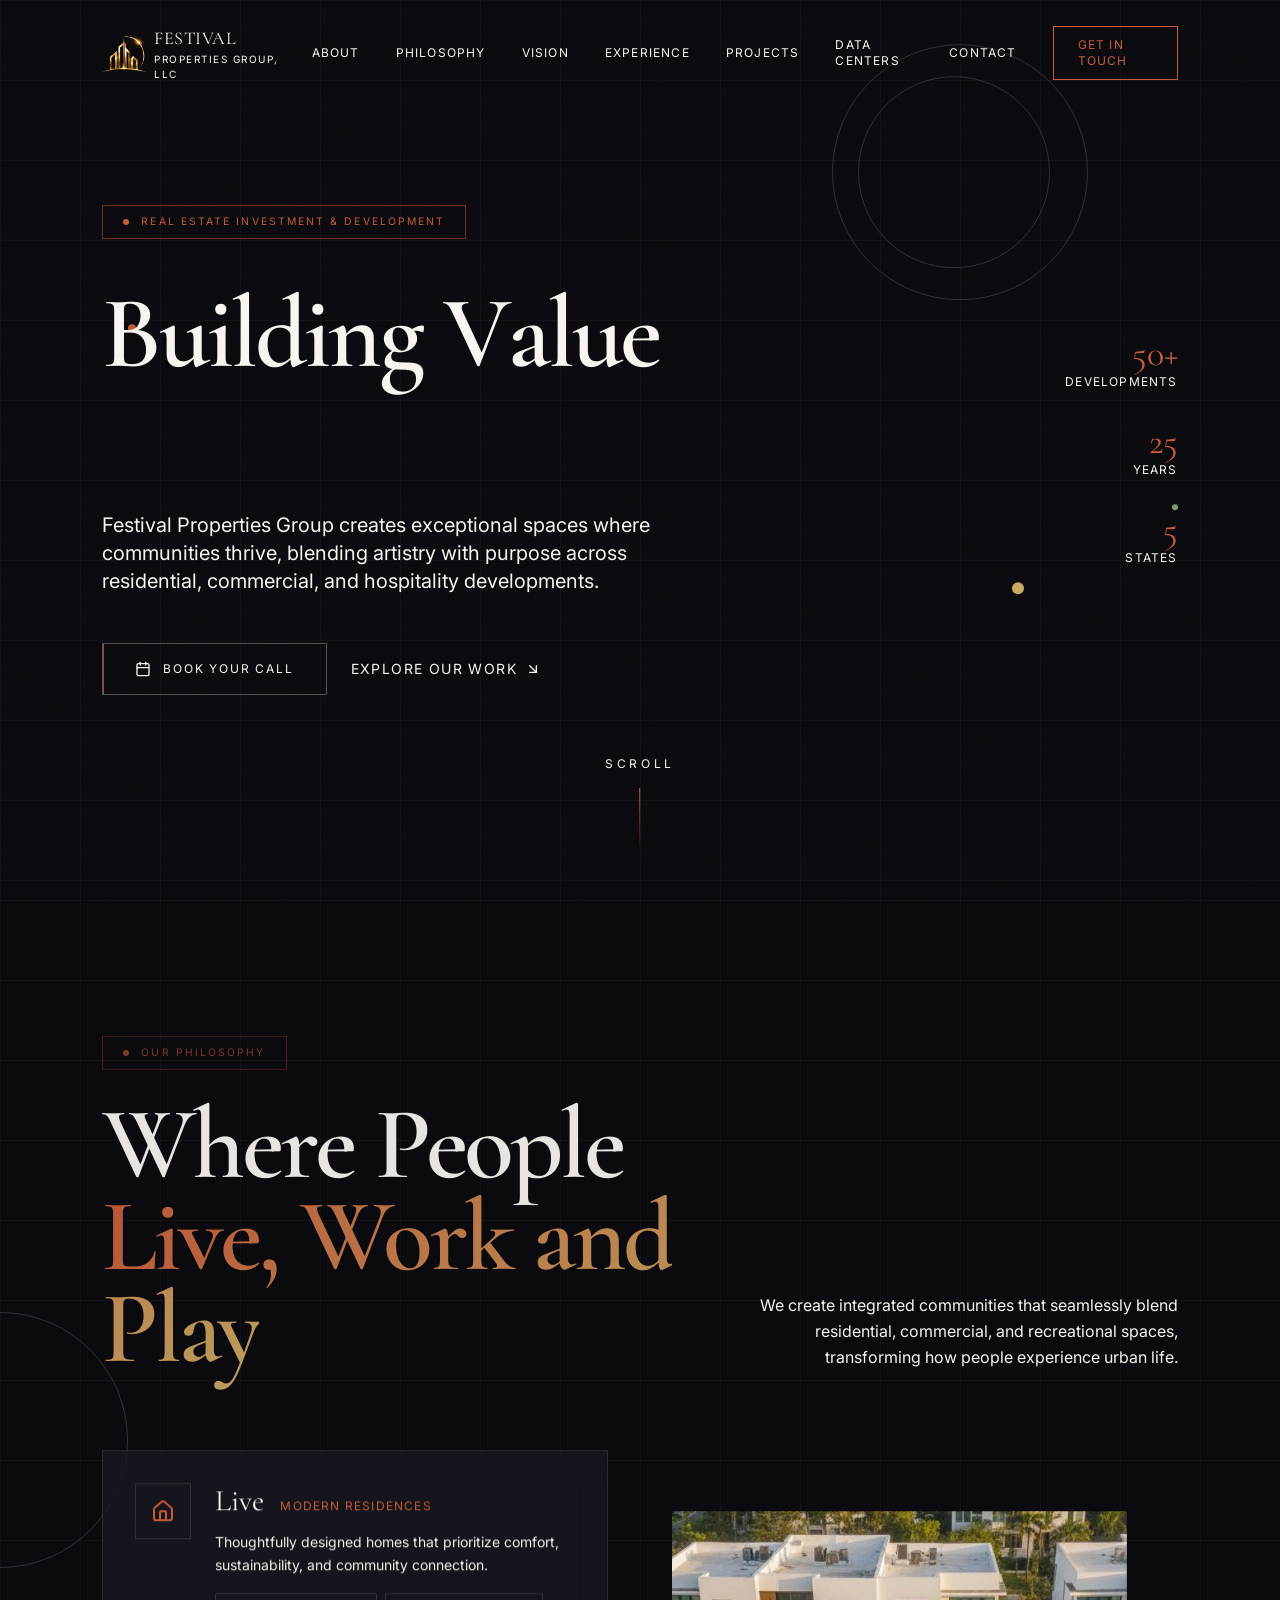
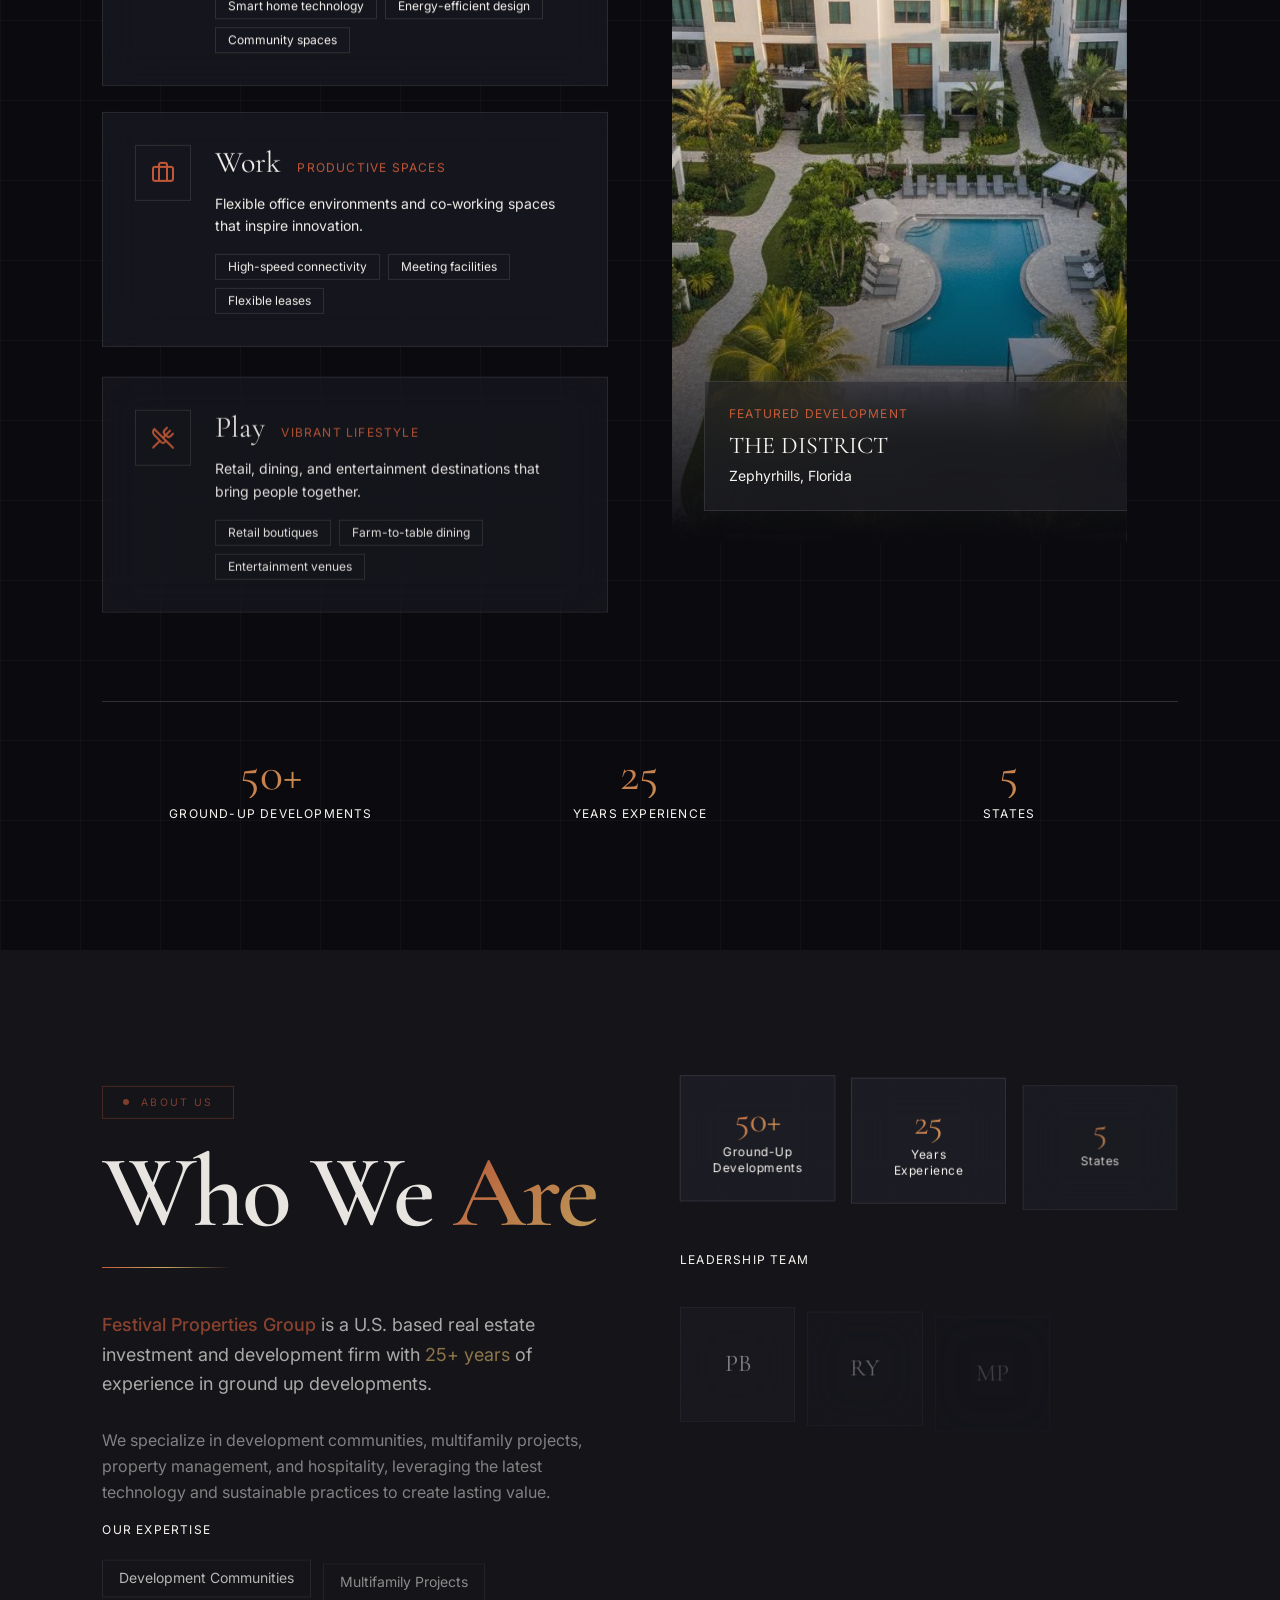
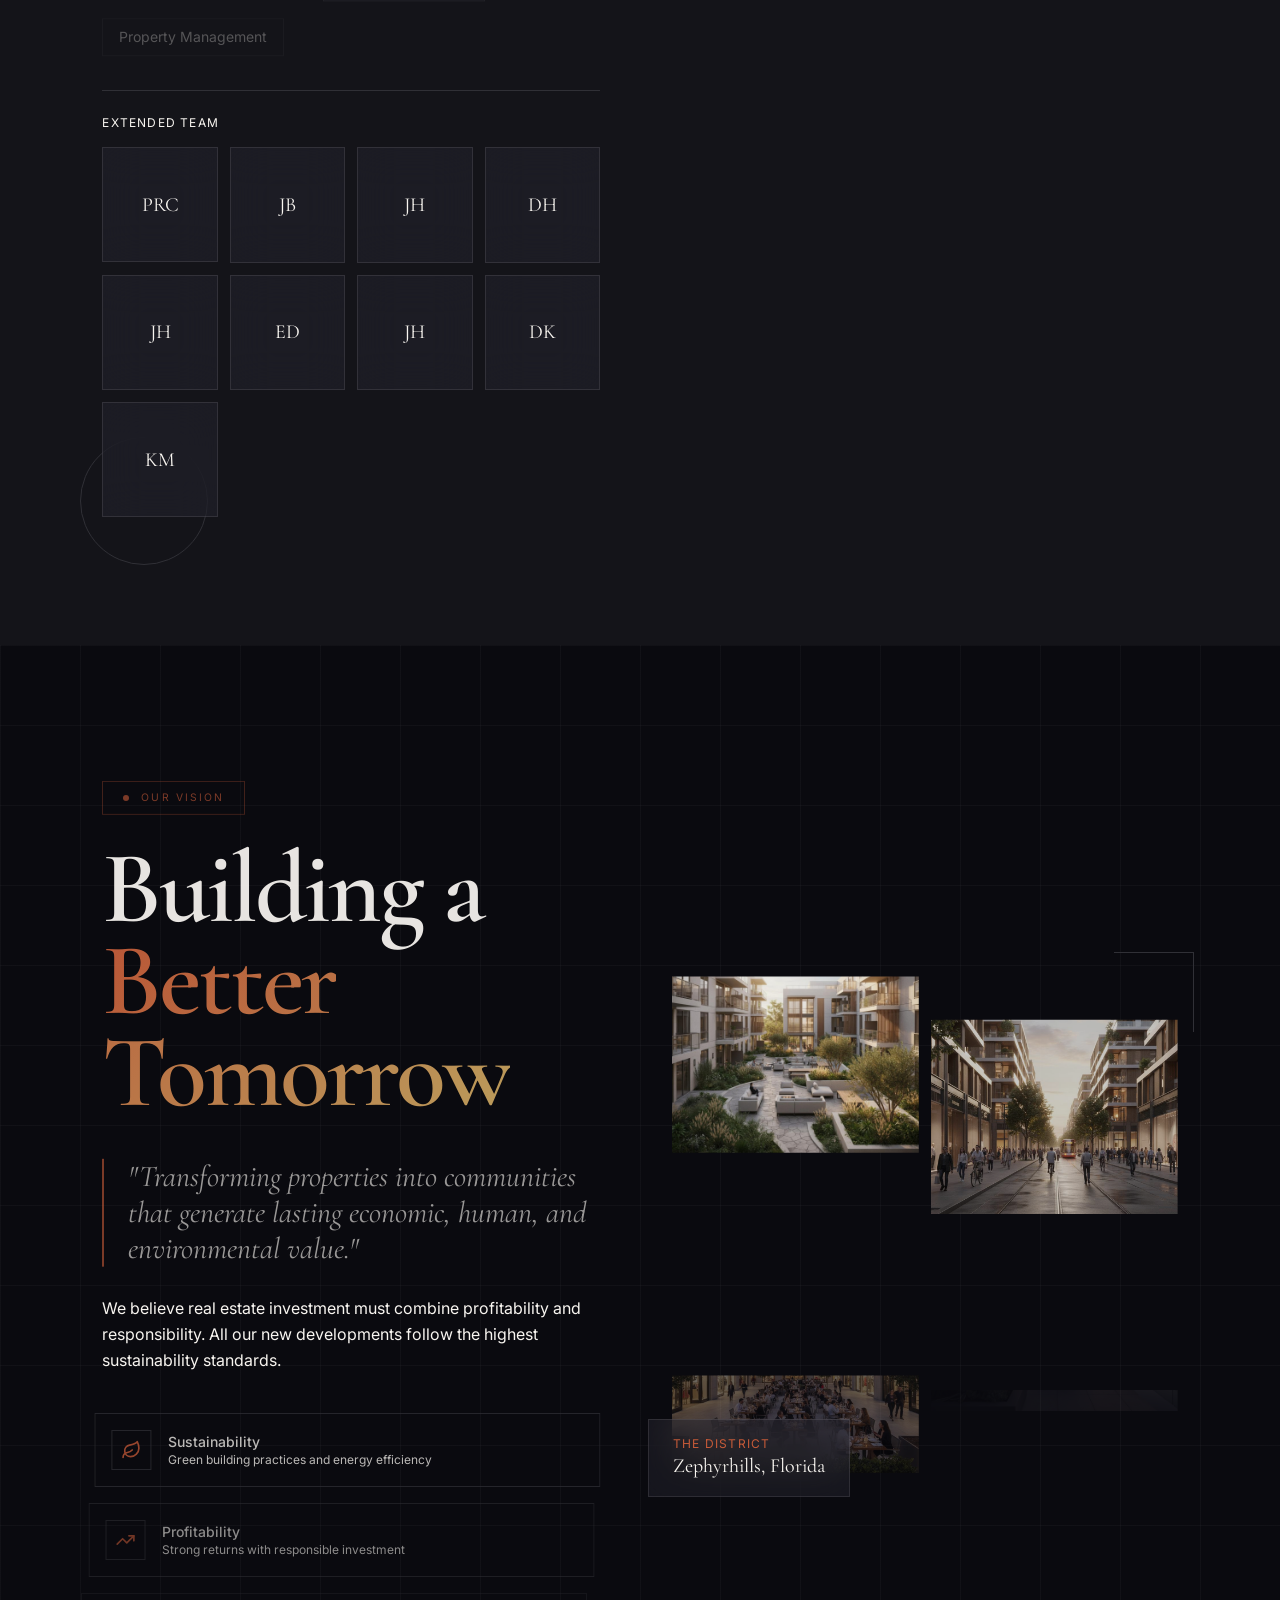
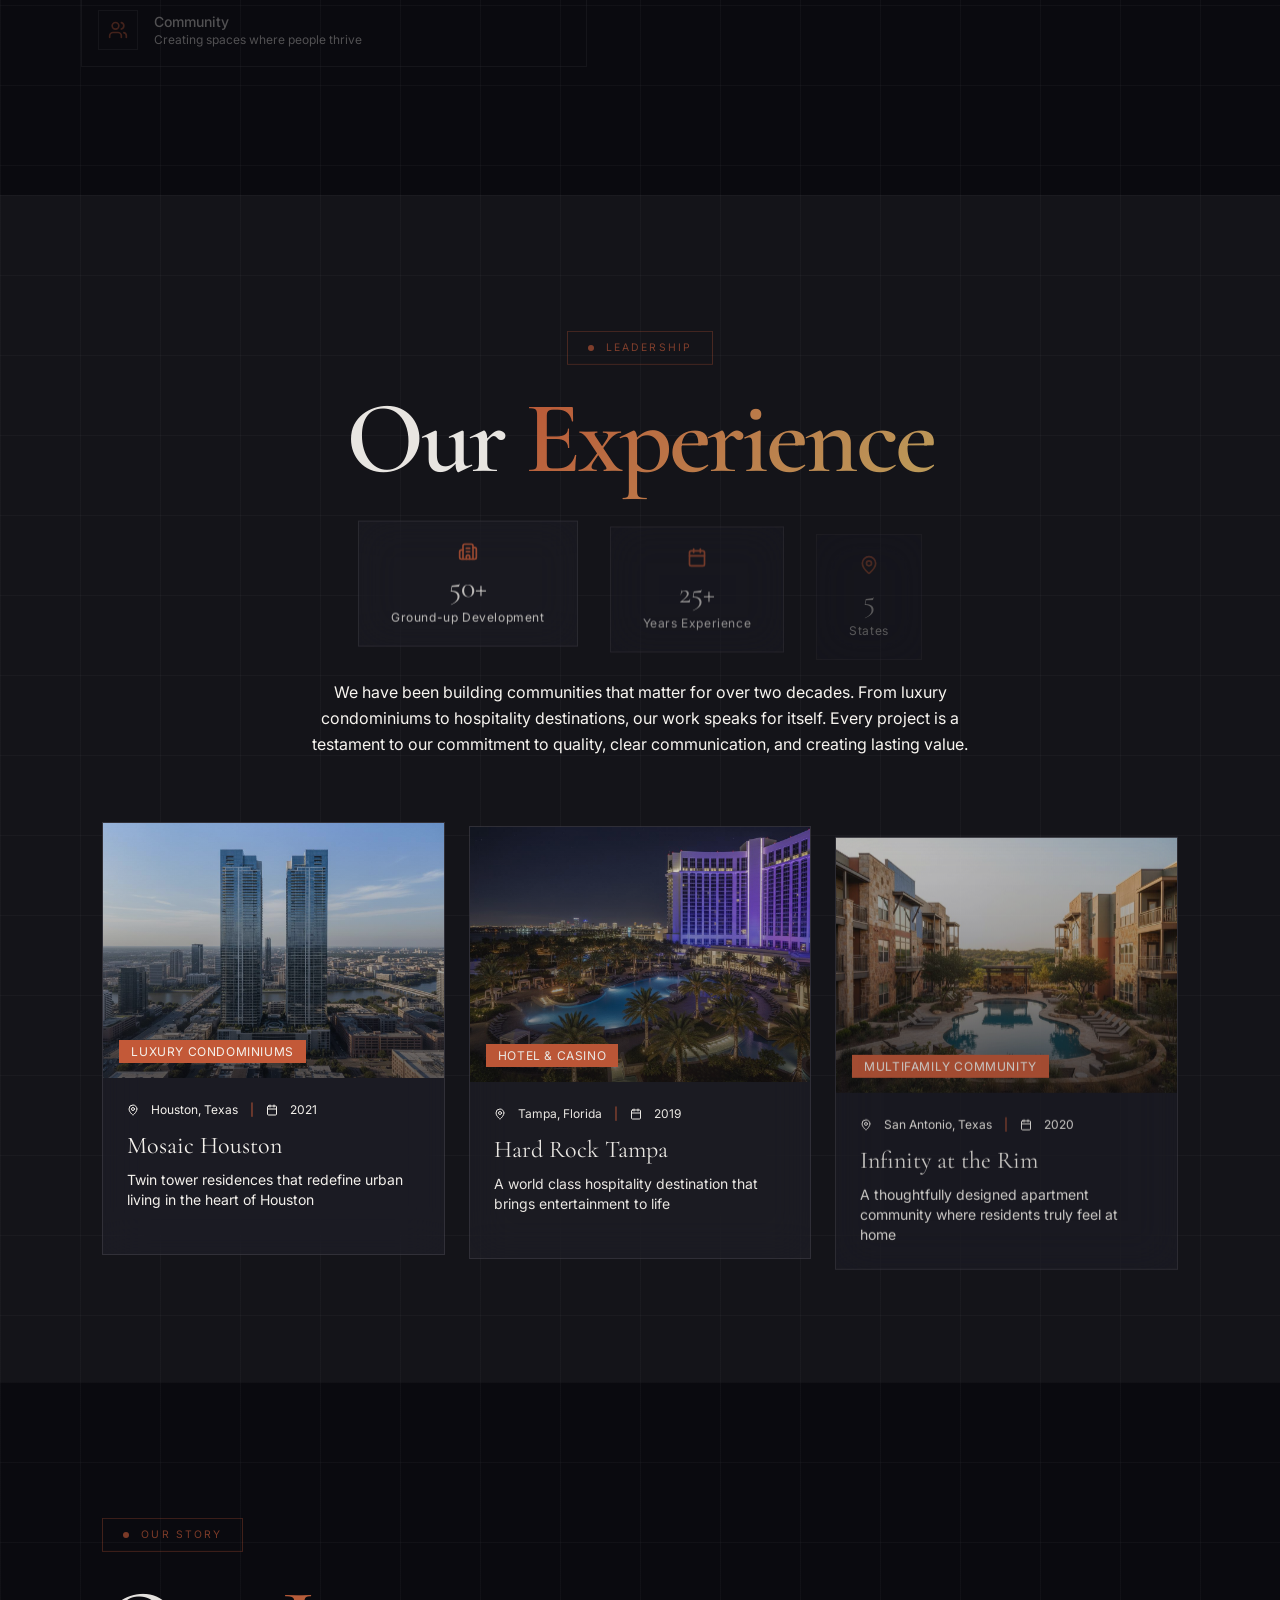
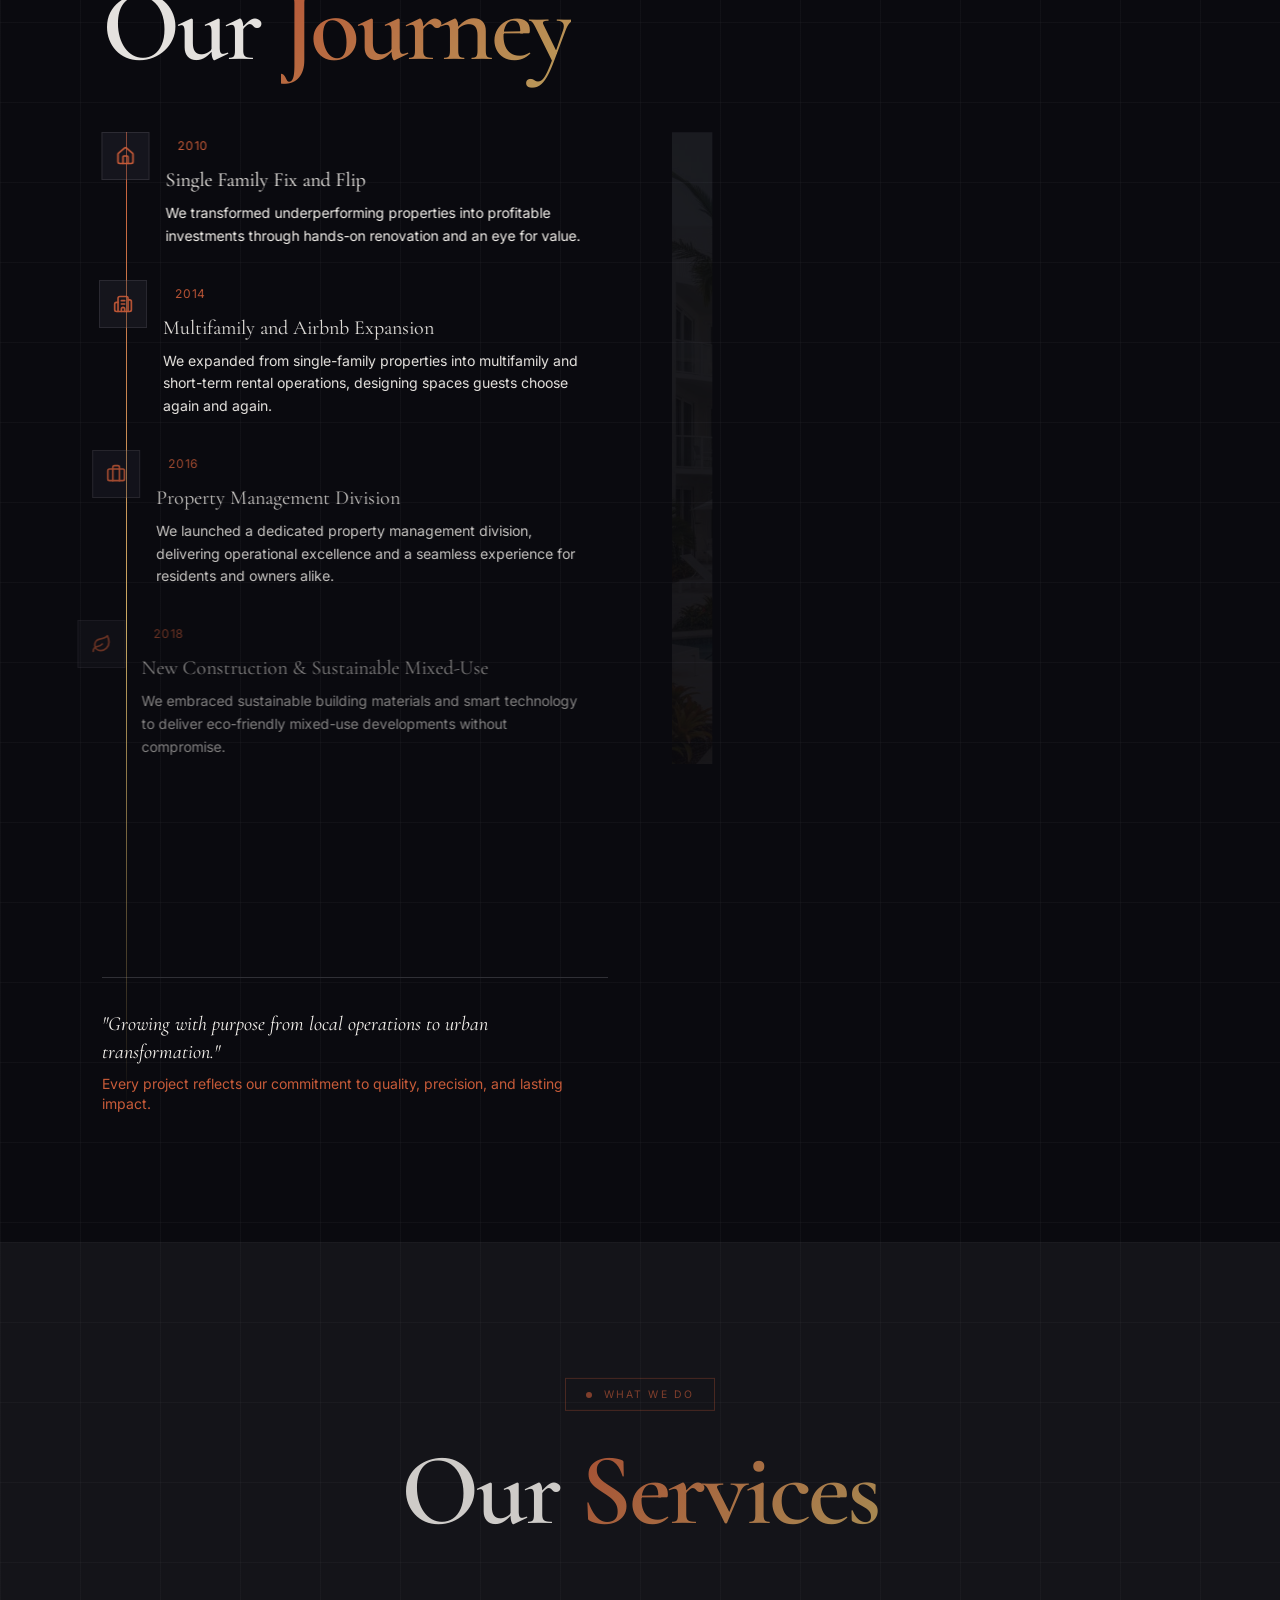
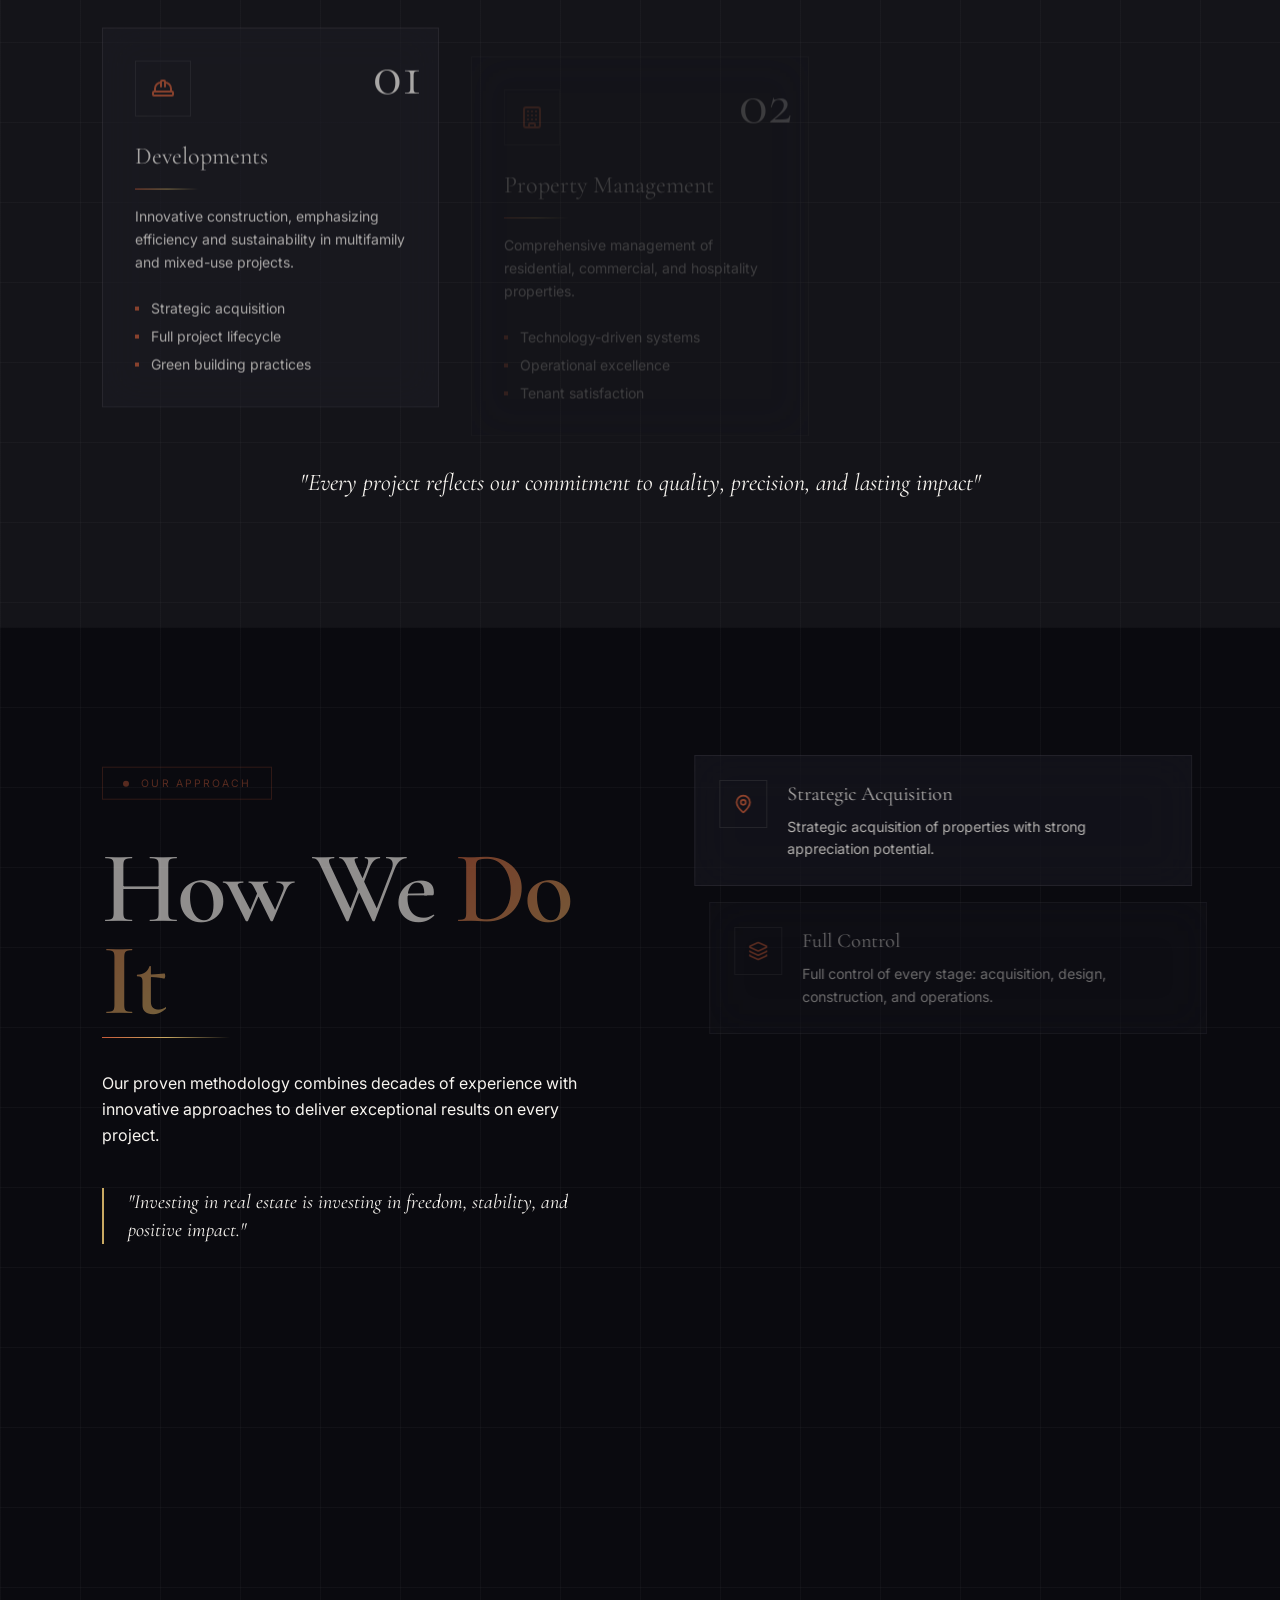
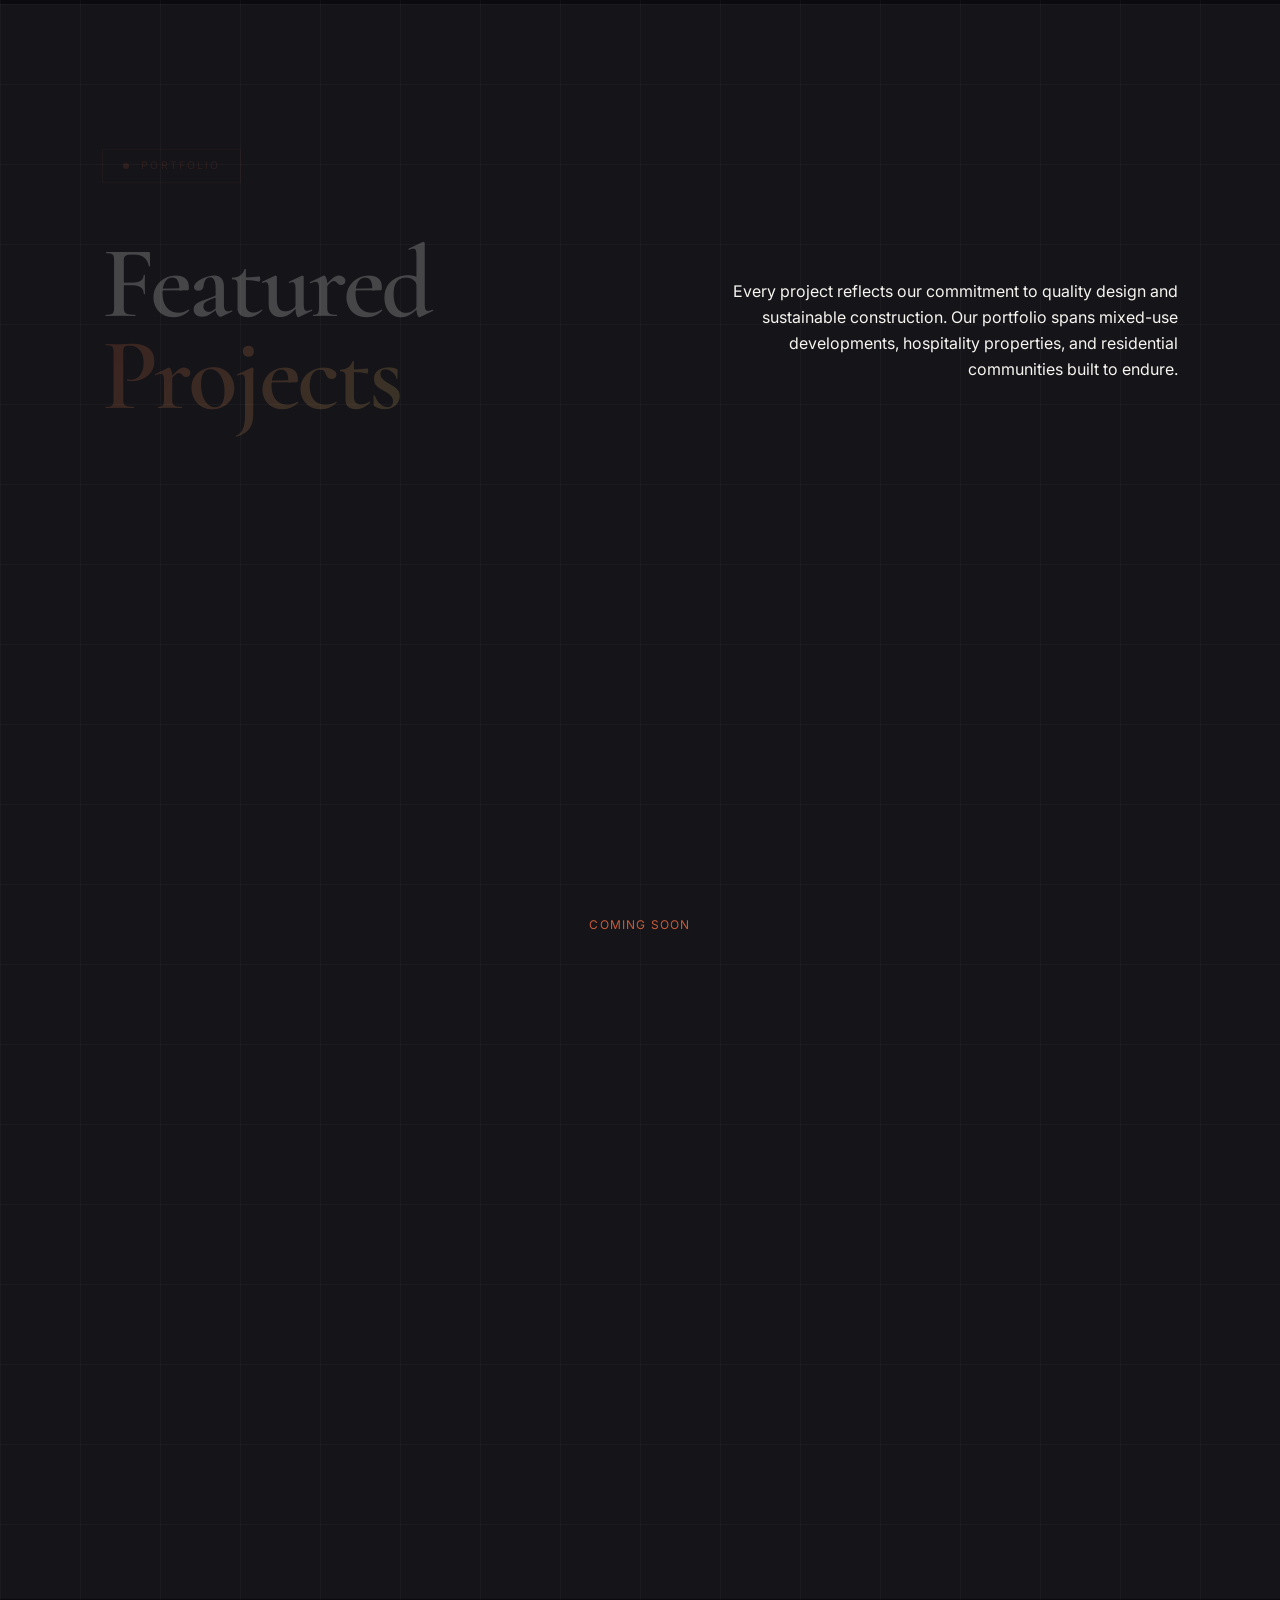
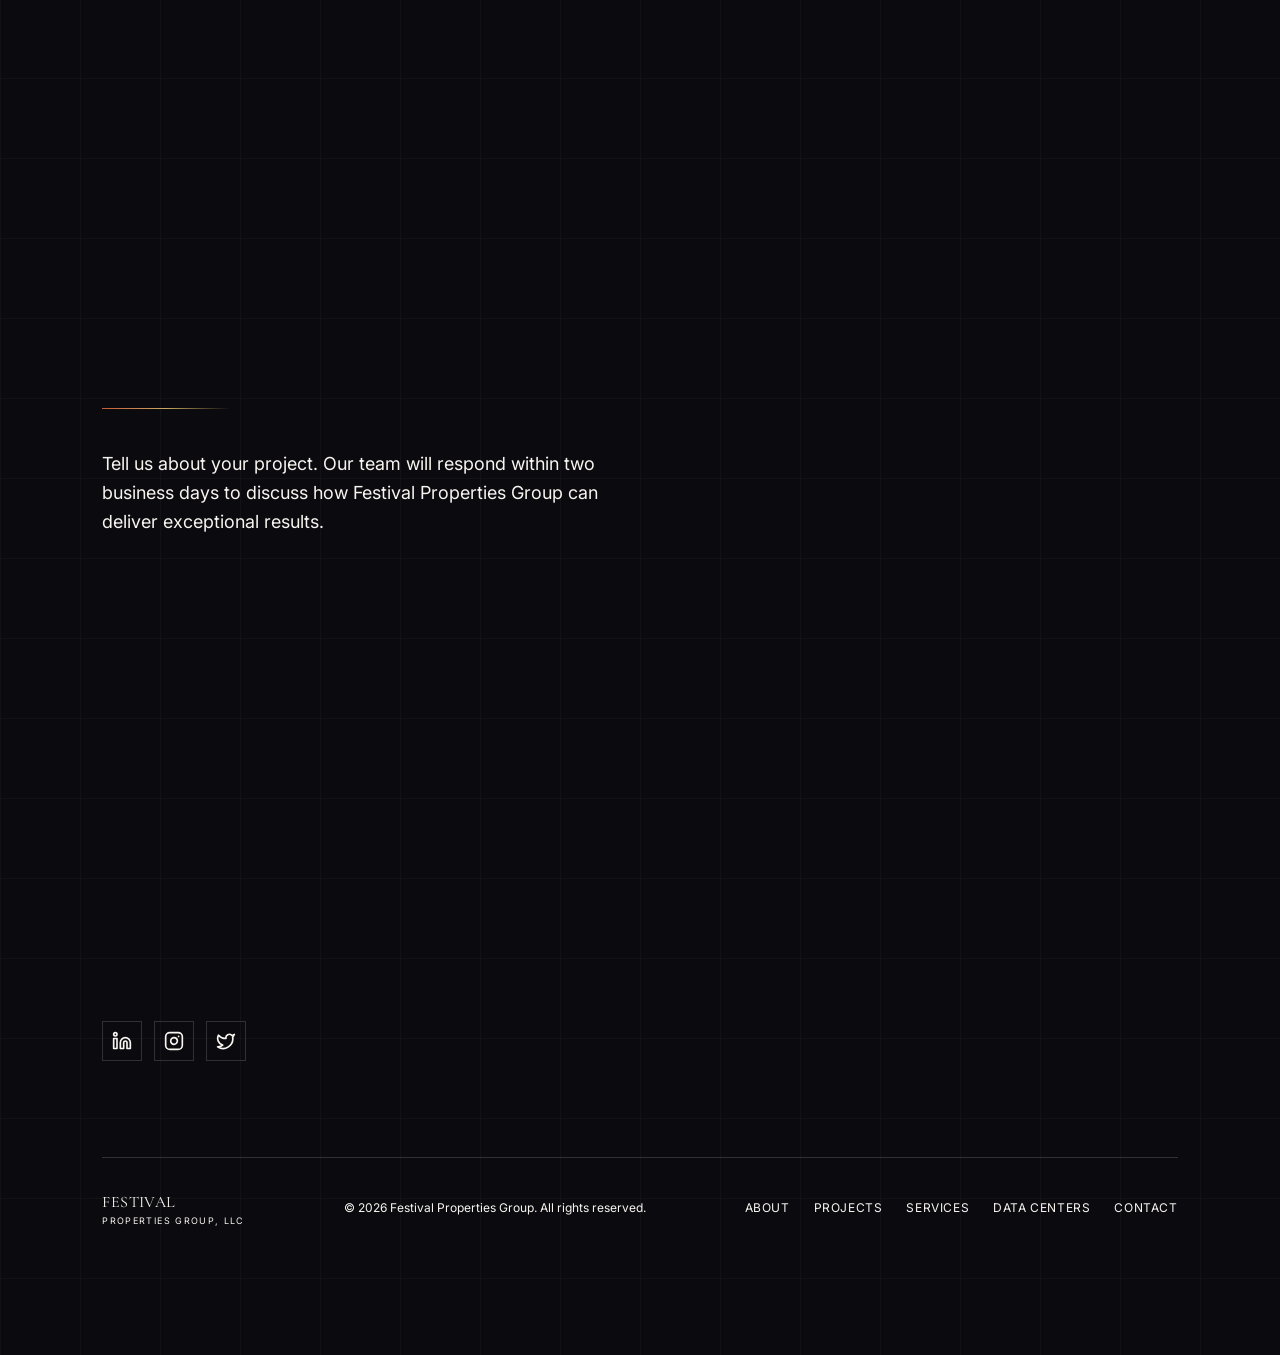
<file: index.html>
<!DOCTYPE html>
<html lang="en" style="scroll-behavior: smooth;"><head><meta http-equiv="Content-Type" content="text/html; charset=UTF-8">

<meta name="viewport" content="width=device-width, initial-scale=1.0">
<title>Festival Properties Group</title>
<script type="module" src="./homepage-files/index.js?v=20261112-prc-team"></script>
<link rel="stylesheet" href="./homepage-files/index.css">
  </head>
  <body>
    <div id="root">
      <div code-path="src/App.tsx:34:5" class="relative">
        <div code-path="src/App.tsx:36:7" class="noise-overlay"></div>
        <nav code-path="src/sections/Navigation.tsx:38:7" class="fixed top-0 left-0 right-0 z-[100] transition-all duration-500 bg-transparent py-6">
          <div code-path="src/sections/Navigation.tsx:45:9" class="px-[8vw] flex items-center justify-between">
            <a code-path="src/sections/Navigation.tsx:47:11" href="https://festivalpgroup.com/#" class="flex items-center gap-2 group">
              <div code-path="src/sections/Navigation.tsx:55:13" class="flex flex-col items-start"><span code-path="src/sections/Navigation.tsx:56:15" class="font-display text-[var(--cream)] text-lg tracking-wide group-hover:text-[var(--terracotta)] transition-colors">FESTIVAL</span><span code-path="src/sections/Navigation.tsx:59:15" class="font-body text-[10px] text-[var(--cream)]/60 tracking-[0.15em] group-hover:text-[var(--cream)]/80 transition-colors">PROPERTIES GROUP, LLC</span></div>
            </a>
            <div code-path="src/sections/Navigation.tsx:66:11" class="hidden lg:flex items-center gap-1"><a code-path="src/sections/Navigation.tsx:68:15" href="https://festivalpgroup.com/#about" class="px-4 py-2 font-body text-xs text-[var(--cream)]/70 hover:text-[var(--cream)] uppercase tracking-widest transition-colors">About</a><a code-path="src/sections/Navigation.tsx:68:15" href="https://festivalpgroup.com/#philosophy" class="px-4 py-2 font-body text-xs text-[var(--cream)]/70 hover:text-[var(--cream)] uppercase tracking-widest transition-colors">Philosophy</a><a code-path="src/sections/Navigation.tsx:68:15" href="https://festivalpgroup.com/#vision" class="px-4 py-2 font-body text-xs text-[var(--cream)]/70 hover:text-[var(--cream)] uppercase tracking-widest transition-colors">Vision</a><a code-path="src/sections/Navigation.tsx:68:15" href="https://festivalpgroup.com/#experience" class="px-4 py-2 font-body text-xs text-[var(--cream)]/70 hover:text-[var(--cream)] uppercase tracking-widest transition-colors">Experience</a><a code-path="src/sections/Navigation.tsx:68:15" href="https://festivalpgroup.com/#projects" class="px-4 py-2 font-body text-xs text-[var(--cream)]/70 hover:text-[var(--cream)] uppercase tracking-widest transition-colors">Projects</a><a code-path="src/sections/Navigation.tsx:68:15" href="https://festivalpgroup.com/#contact" class="px-4 py-2 font-body text-xs text-[var(--cream)]/70 hover:text-[var(--cream)] uppercase tracking-widest transition-colors">Contact</a><a code-path="src/sections/Navigation.tsx:77:13" href="https://festivalpgroup.com/#contact" class="ml-4 px-6 py-2.5 border border-[var(--terracotta)] text-[var(--terracotta)] font-body text-xs uppercase tracking-widest hover:bg-[var(--terracotta)] hover:text-[var(--cream)] transition-all">Get in Touch</a></div>
            <button code-path="src/sections/Navigation.tsx:87:11" class="lg:hidden p-2 text-[var(--cream)]">
              <svg xmlns="http://www.w3.org/2000/svg" width="24" height="24" viewBox="0 0 24 24" fill="none" stroke="currentColor" stroke-width="2" stroke-linecap="round" stroke-linejoin="round" class="lucide lucide-menu w-6 h-6" aria-hidden="true" code-path="src/sections/Navigation.tsx:91:61">
                <path d="M4 5h16"></path>
                <path d="M4 12h16"></path>
                <path d="M4 19h16"></path>
              </svg>
            </button>
          </div>
        </nav>
        <div code-path="src/sections/Navigation.tsx:97:7" class="fixed inset-0 z-[99] bg-[var(--ink)] transition-all duration-500 lg:hidden opacity-0 invisible">
          <div code-path="src/sections/Navigation.tsx:102:9" class="flex flex-col items-center justify-center h-full gap-8"><a code-path="src/sections/Navigation.tsx:104:13" href="https://festivalpgroup.com/#about" class="font-display text-3xl text-[var(--cream)] hover:text-[var(--terracotta)] transition-colors" style="transition-delay: 0ms; transform: translateY(20px); opacity: 0;">About</a><a code-path="src/sections/Navigation.tsx:104:13" href="https://festivalpgroup.com/#philosophy" class="font-display text-3xl text-[var(--cream)] hover:text-[var(--terracotta)] transition-colors" style="transition-delay: 0ms; transform: translateY(20px); opacity: 0;">Philosophy</a><a code-path="src/sections/Navigation.tsx:104:13" href="https://festivalpgroup.com/#vision" class="font-display text-3xl text-[var(--cream)] hover:text-[var(--terracotta)] transition-colors" style="transition-delay: 0ms; transform: translateY(20px); opacity: 0;">Vision</a><a code-path="src/sections/Navigation.tsx:104:13" href="https://festivalpgroup.com/#experience" class="font-display text-3xl text-[var(--cream)] hover:text-[var(--terracotta)] transition-colors" style="transition-delay: 0ms; transform: translateY(20px); opacity: 0;">Experience</a><a code-path="src/sections/Navigation.tsx:104:13" href="https://festivalpgroup.com/#projects" class="font-display text-3xl text-[var(--cream)] hover:text-[var(--terracotta)] transition-colors" style="transition-delay: 0ms; transform: translateY(20px); opacity: 0;">Projects</a><a code-path="src/sections/Navigation.tsx:104:13" href="https://festivalpgroup.com/#contact" class="font-display text-3xl text-[var(--cream)] hover:text-[var(--terracotta)] transition-colors" style="transition-delay: 0ms; transform: translateY(20px); opacity: 0;">Contact</a><a code-path="src/sections/Navigation.tsx:118:11" href="https://festivalpgroup.com/#contact" class="mt-4 px-8 py-3 border border-[var(--terracotta)] text-[var(--terracotta)] font-body text-sm uppercase tracking-widest" style="transition-delay: 0ms; transform: translateY(20px); opacity: 0;">Get in Touch</a></div>
        </div>
        <main code-path="src/App.tsx:42:7" class="relative">
          <section code-path="src/sections/Hero.tsx:91:5" class="relative w-full min-h-screen bg-[var(--ink)] overflow-hidden flex items-center">
            <div code-path="src/sections/Hero.tsx:96:7" class="absolute inset-0 artistic-grid"></div>
            <div code-path="src/sections/Hero.tsx:99:7" class="absolute inset-0 pointer-events-none">
              <div code-path="src/sections/Hero.tsx:101:9" class="deco-circle absolute top-20 right-[15%] w-64 h-64 rounded-full border border-[var(--terracotta)]/20" style="translate: none; rotate: none; scale: none; opacity: 1; transform: translate(0px, 0px);"></div>
              <div code-path="src/sections/Hero.tsx:102:9" class="deco-circle absolute top-28 right-[18%] w-48 h-48 rounded-full border border-[var(--gold)]/10" style="translate: none; rotate: none; scale: none; opacity: 1; transform: translate(0px, 0px);"></div>
              <div code-path="src/sections/Hero.tsx:105:9" class="deco-line absolute top-1/3 left-0 w-[30%] h-[1px] bg-gradient-to-r from-[var(--terracotta)]/50 to-transparent origin-left" style="translate: none; rotate: none; scale: none; transform: translate(0px, 0px);"></div>
              <div code-path="src/sections/Hero.tsx:106:9" class="deco-line absolute bottom-1/4 right-0 w-[25%] h-[1px] bg-gradient-to-l from-[var(--gold)]/40 to-transparent origin-right" style="translate: none; rotate: none; scale: none; transform: translate(0px, 0px);"></div>
              <div code-path="src/sections/Hero.tsx:109:9" class="deco-circle absolute top-[40%] left-[10%] w-2 h-2 rounded-full bg-[var(--terracotta)]" style="translate: none; rotate: none; scale: none; opacity: 1; transform: translate(0px, 0px);"></div>
              <div code-path="src/sections/Hero.tsx:110:9" class="deco-circle absolute bottom-[30%] right-[20%] w-3 h-3 rounded-full bg-[var(--gold)]" style="translate: none; rotate: none; scale: none; opacity: 1; transform: translate(0px, 0px);"></div>
              <div code-path="src/sections/Hero.tsx:111:9" class="deco-circle absolute top-[60%] right-[8%] w-1.5 h-1.5 rounded-full bg-[var(--sage)]" style="translate: none; rotate: none; scale: none; opacity: 1; transform: translate(0px, 0px);"></div>
            </div>
            <div code-path="src/sections/Hero.tsx:115:7" class="relative z-10 w-full px-[8vw] py-32">
              <div code-path="src/sections/Hero.tsx:116:9" class="max-w-5xl">
                <div code-path="src/sections/Hero.tsx:118:11" class="artistic-badge mb-12"><span code-path="src/sections/Hero.tsx:119:13" class="w-1.5 h-1.5 rounded-full bg-[var(--terracotta)] animate-pulse"></span>Real Estate Investment &amp; Development</div>
                <h1 code-path="src/sections/Hero.tsx:124:11" class="mb-8" style="perspective: 1000px;"><span code-path="src/sections/Hero.tsx:125:13" class="artistic-title text-[var(--cream)] block mb-2"><span code-path="src/sections/Hero.tsx:127:17" class="char inline-block" style="display: inline-block; translate: none; rotate: none; scale: none; opacity: 1; transform: translate(0px, 0px);">B</span><span code-path="src/sections/Hero.tsx:127:17" class="char inline-block" style="display: inline-block; translate: none; rotate: none; scale: none; opacity: 1; transform: translate(0px, 0px);">u</span><span code-path="src/sections/Hero.tsx:127:17" class="char inline-block" style="display: inline-block; translate: none; rotate: none; scale: none; opacity: 1; transform: translate(0px, 0px);">i</span><span code-path="src/sections/Hero.tsx:127:17" class="char inline-block" style="display: inline-block; translate: none; rotate: none; scale: none; opacity: 1; transform: translate(0px, 0px);">l</span><span code-path="src/sections/Hero.tsx:127:17" class="char inline-block" style="display: inline-block; translate: none; rotate: none; scale: none; opacity: 1; transform: translate(0px, 0px);">d</span><span code-path="src/sections/Hero.tsx:127:17" class="char inline-block" style="display: inline-block; translate: none; rotate: none; scale: none; opacity: 1; transform: translate(0px, 0px);">i</span><span code-path="src/sections/Hero.tsx:127:17" class="char inline-block" style="display: inline-block; translate: none; rotate: none; scale: none; opacity: 1; transform: translate(0px, 0px);">n</span><span code-path="src/sections/Hero.tsx:127:17" class="char inline-block" style="display: inline-block; translate: none; rotate: none; scale: none; opacity: 1; transform: translate(0px, 0px);">g</span><span code-path="src/sections/Hero.tsx:127:17" class="char inline-block" style="display: inline; translate: none; rotate: none; scale: none; opacity: 1; transform: translate(0px, 0px);">&nbsp;</span><span code-path="src/sections/Hero.tsx:127:17" class="char inline-block" style="display: inline-block; translate: none; rotate: none; scale: none; opacity: 1; transform: translate(0px, 0px);">V</span><span code-path="src/sections/Hero.tsx:127:17" class="char inline-block" style="display: inline-block; translate: none; rotate: none; scale: none; opacity: 1; transform: translate(0px, 0px);">a</span><span code-path="src/sections/Hero.tsx:127:17" class="char inline-block" style="display: inline-block; translate: none; rotate: none; scale: none; opacity: 1; transform: translate(0px, 0px);">l</span><span code-path="src/sections/Hero.tsx:127:17" class="char inline-block" style="display: inline-block; translate: none; rotate: none; scale: none; opacity: 1; transform: translate(0px, 0px);">u</span><span code-path="src/sections/Hero.tsx:127:17" class="char inline-block" style="display: inline-block; translate: none; rotate: none; scale: none; opacity: 1; transform: translate(0px, 0px);">e</span></span><span code-path="src/sections/Hero.tsx:132:13" class="artistic-title text-gradient block"><span code-path="src/sections/Hero.tsx:134:17" class="char inline-block" style="display: inline-block; translate: none; rotate: none; scale: none; opacity: 1; transform: translate(0px, 0px);">a</span><span code-path="src/sections/Hero.tsx:134:17" class="char inline-block" style="display: inline-block; translate: none; rotate: none; scale: none; opacity: 1; transform: translate(0px, 0px);">n</span><span code-path="src/sections/Hero.tsx:134:17" class="char inline-block" style="display: inline-block; translate: none; rotate: none; scale: none; opacity: 1; transform: translate(0px, 0px);">d</span><span code-path="src/sections/Hero.tsx:134:17" class="char inline-block" style="display: inline; translate: none; rotate: none; scale: none; opacity: 1; transform: translate(0px, 0px);">&nbsp;</span><span code-path="src/sections/Hero.tsx:134:17" class="char inline-block" style="display: inline-block; translate: none; rotate: none; scale: none; opacity: 1; transform: translate(0px, 0px);">V</span><span code-path="src/sections/Hero.tsx:134:17" class="char inline-block" style="display: inline-block; translate: none; rotate: none; scale: none; opacity: 1; transform: translate(0px, 0px);">i</span><span code-path="src/sections/Hero.tsx:134:17" class="char inline-block" style="display: inline-block; translate: none; rotate: none; scale: none; opacity: 1; transform: translate(0px, 0px);">s</span><span code-path="src/sections/Hero.tsx:134:17" class="char inline-block" style="display: inline-block; translate: none; rotate: none; scale: none; opacity: 1; transform: translate(0px, 0px);">i</span><span code-path="src/sections/Hero.tsx:134:17" class="char inline-block" style="display: inline-block; translate: none; rotate: none; scale: none; opacity: 1; transform: translate(0px, 0px);">o</span><span code-path="src/sections/Hero.tsx:134:17" class="char inline-block" style="display: inline-block; translate: none; rotate: none; scale: none; opacity: 1; transform: translate(0px, 0px);">n</span></span></h1>
                <p code-path="src/sections/Hero.tsx:142:11" class="font-body text-[var(--cream)]/70 text-lg md:text-xl max-w-xl leading-relaxed mb-12" style="translate: none; rotate: none; scale: none; opacity: 1; transform: translate(0px, 0px);">Festival Properties Group creates exceptional spaces where communities thrive, blending artistry with purpose across residential, commercial, and hospitality developments.</p>
                <div code-path="src/sections/Hero.tsx:152:11" class="flex flex-wrap items-center gap-6">
                  <a code-path="src/sections/Hero.tsx:153:13" href="https://calendar.app.google/RhA1f2jJzNL6pux87" target="_blank" rel="noopener noreferrer" class="btn-artistic group">
                    <span code-path="src/sections/Hero.tsx:159:15" class="flex items-center gap-3">
                      <svg xmlns="http://www.w3.org/2000/svg" width="24" height="24" viewBox="0 0 24 24" fill="none" stroke="currentColor" stroke-width="2" stroke-linecap="round" stroke-linejoin="round" class="lucide lucide-calendar w-4 h-4" aria-hidden="true" code-path="src/sections/Hero.tsx:160:17">
                        <path d="M8 2v4"></path>
                        <path d="M16 2v4"></path>
                        <rect width="18" height="18" x="3" y="4" rx="2"></rect>
                        <path d="M3 10h18"></path>
                      </svg>
                      Book Your Call
                    </span>
                  </a>
                  <a code-path="src/sections/Hero.tsx:164:13" href="https://festivalpgroup.com/#philosophy" class="text-[var(--cream)]/60 text-sm tracking-widest uppercase hover:text-[var(--terracotta)] transition-colors flex items-center gap-2 group">
                    Explore Our Work
                    <svg xmlns="http://www.w3.org/2000/svg" width="24" height="24" viewBox="0 0 24 24" fill="none" stroke="currentColor" stroke-width="2" stroke-linecap="round" stroke-linejoin="round" class="lucide lucide-arrow-down-right w-4 h-4 group-hover:translate-x-1 group-hover:translate-y-1 transition-transform" aria-hidden="true" code-path="src/sections/Hero.tsx:166:15">
                      <path d="m7 7 10 10"></path>
                      <path d="M17 7v10H7"></path>
                    </svg>
                  </a>
                </div>
              </div>
              <div code-path="src/sections/Hero.tsx:172:9" class="absolute right-[8vw] top-1/2 -translate-y-1/2 hidden lg:block">
                <div code-path="src/sections/Hero.tsx:173:11" class="space-y-8">
                  <div code-path="src/sections/Hero.tsx:179:15" class="text-right">
                    <p code-path="src/sections/Hero.tsx:180:17" class="font-display text-4xl text-[var(--terracotta)]">50+</p>
                    <p code-path="src/sections/Hero.tsx:181:17" class="font-body text-xs text-[var(--cream)]/40 tracking-widest uppercase">Developments</p>
                  </div>
                  <div code-path="src/sections/Hero.tsx:179:15" class="text-right">
                    <p code-path="src/sections/Hero.tsx:180:17" class="font-display text-4xl text-[var(--terracotta)]">25+</p>
                    <p code-path="src/sections/Hero.tsx:181:17" class="font-body text-xs text-[var(--cream)]/40 tracking-widest uppercase">Years</p>
                  </div>
                  <div code-path="src/sections/Hero.tsx:179:15" class="text-right">
                    <p code-path="src/sections/Hero.tsx:180:17" class="font-display text-4xl text-[var(--terracotta)]">5</p>
                    <p code-path="src/sections/Hero.tsx:181:17" class="font-body text-xs text-[var(--cream)]/40 tracking-widest uppercase">States</p>
                  </div>
                </div>
              </div>
            </div>
            <div code-path="src/sections/Hero.tsx:189:7" class="absolute bottom-12 left-1/2 -translate-x-1/2 flex flex-col items-center gap-4">
              <span code-path="src/sections/Hero.tsx:190:9" class="text-[var(--cream)]/30 text-xs tracking-[0.3em] uppercase">Scroll</span>
              <div code-path="src/sections/Hero.tsx:191:9" class="w-[1px] h-16 bg-gradient-to-b from-[var(--terracotta)] to-transparent"></div>
            </div>
          </section>
          <section code-path="src/sections/LiveWorkPlay.tsx:112:5" id="philosophy" class="relative w-full min-h-screen bg-[var(--ink)] py-32 overflow-hidden">
            <div code-path="src/sections/LiveWorkPlay.tsx:118:7" class="absolute inset-0 artistic-grid"></div>
            <div code-path="src/sections/LiveWorkPlay.tsx:121:7" class="absolute -left-32 top-1/4 w-64 h-64 rounded-full border border-[var(--terracotta)]/10"></div>
            <div code-path="src/sections/LiveWorkPlay.tsx:123:7" class="relative z-10 px-[8vw]">
              <div code-path="src/sections/LiveWorkPlay.tsx:125:9" class="mb-20">
                <div code-path="src/sections/LiveWorkPlay.tsx:126:11" class="artistic-badge mb-8" style="translate: none; rotate: none; scale: none; opacity: 0; transform: translate(0px, 20px);"><span code-path="src/sections/LiveWorkPlay.tsx:127:13" class="w-1.5 h-1.5 rounded-full bg-[var(--terracotta)]"></span>Our Philosophy</div>
                <div code-path="src/sections/LiveWorkPlay.tsx:131:11" class="flex flex-col lg:flex-row lg:items-end lg:justify-between gap-8">
                  <h2 code-path="src/sections/LiveWorkPlay.tsx:132:13" class="artistic-title text-[var(--cream)]" style="translate: none; rotate: none; scale: none; opacity: 0; transform: translate(0px, 60px);">Where People<br code-path="src/sections/LiveWorkPlay.tsx:133:27"><span code-path="src/sections/LiveWorkPlay.tsx:134:15" class="text-gradient">Live, Work and Play</span></h2>
                  <p code-path="src/sections/LiveWorkPlay.tsx:137:13" class="font-body text-[var(--cream)]/60 max-w-md leading-relaxed lg:text-right">We create integrated communities that seamlessly blend residential, commercial, and recreational spaces, transforming how people experience urban life.</p>
                </div>
              </div>
              <div code-path="src/sections/LiveWorkPlay.tsx:145:9" class="grid lg:grid-cols-2 gap-16 items-center">
                <div code-path="src/sections/LiveWorkPlay.tsx:147:11" class="space-y-6">
                  <div code-path="src/sections/LiveWorkPlay.tsx:151:17" class="pillar-card group glass-card p-8 hover:border-[var(--terracotta)]/30 transition-all duration-500" style="translate: none; rotate: none; scale: none; opacity: 0; transform: translate(0px, 80px);">
                    <div code-path="src/sections/LiveWorkPlay.tsx:155:19" class="flex items-start gap-6">
                      <div code-path="src/sections/LiveWorkPlay.tsx:157:21" class="w-14 h-14 border border-[var(--terracotta)]/30 flex items-center justify-center flex-shrink-0 group-hover:bg-[var(--terracotta)]/10 transition-colors">
                        <svg xmlns="http://www.w3.org/2000/svg" width="24" height="24" viewBox="0 0 24 24" fill="none" stroke="currentColor" stroke-width="2" stroke-linecap="round" stroke-linejoin="round" class="lucide lucide-house w-6 h-6 text-[var(--terracotta)]" aria-hidden="true" code-path="src/sections/LiveWorkPlay.tsx:158:23">
                          <path d="M15 21v-8a1 1 0 0 0-1-1h-4a1 1 0 0 0-1 1v8"></path>
                          <path d="M3 10a2 2 0 0 1 .709-1.528l7-6a2 2 0 0 1 2.582 0l7 6A2 2 0 0 1 21 10v9a2 2 0 0 1-2 2H5a2 2 0 0 1-2-2z"></path>
                        </svg>
                      </div>
                      <div code-path="src/sections/LiveWorkPlay.tsx:162:21" class="flex-1">
                        <div code-path="src/sections/LiveWorkPlay.tsx:163:23" class="flex items-baseline gap-4 mb-3">
                          <h3 code-path="src/sections/LiveWorkPlay.tsx:164:25" class="font-display text-3xl text-[var(--cream)]">Live</h3>
                          <span code-path="src/sections/LiveWorkPlay.tsx:165:25" class="font-body text-xs text-[var(--terracotta)] tracking-widest uppercase">Modern Residences</span>
                        </div>
                        <p code-path="src/sections/LiveWorkPlay.tsx:169:23" class="font-body text-[var(--cream)]/60 text-sm leading-relaxed mb-4">Thoughtfully designed homes that prioritize comfort, sustainability, and community connection.</p>
                        <div code-path="src/sections/LiveWorkPlay.tsx:172:23" class="flex flex-wrap gap-2"><span code-path="src/sections/LiveWorkPlay.tsx:174:27" class="px-3 py-1 text-xs text-[var(--cream)]/50 border border-[var(--cream)]/10">Smart home technology</span><span code-path="src/sections/LiveWorkPlay.tsx:174:27" class="px-3 py-1 text-xs text-[var(--cream)]/50 border border-[var(--cream)]/10">Energy-efficient design</span><span code-path="src/sections/LiveWorkPlay.tsx:174:27" class="px-3 py-1 text-xs text-[var(--cream)]/50 border border-[var(--cream)]/10">Community spaces</span></div>
                      </div>
                    </div>
                  </div>
                  <div code-path="src/sections/LiveWorkPlay.tsx:151:17" class="pillar-card group glass-card p-8 hover:border-[var(--terracotta)]/30 transition-all duration-500" style="translate: none; rotate: none; scale: none; opacity: 0; transform: translate(0px, 80px);">
                    <div code-path="src/sections/LiveWorkPlay.tsx:155:19" class="flex items-start gap-6">
                      <div code-path="src/sections/LiveWorkPlay.tsx:157:21" class="w-14 h-14 border border-[var(--terracotta)]/30 flex items-center justify-center flex-shrink-0 group-hover:bg-[var(--terracotta)]/10 transition-colors">
                        <svg xmlns="http://www.w3.org/2000/svg" width="24" height="24" viewBox="0 0 24 24" fill="none" stroke="currentColor" stroke-width="2" stroke-linecap="round" stroke-linejoin="round" class="lucide lucide-briefcase w-6 h-6 text-[var(--terracotta)]" aria-hidden="true" code-path="src/sections/LiveWorkPlay.tsx:158:23">
                          <path d="M16 20V4a2 2 0 0 0-2-2h-4a2 2 0 0 0-2 2v16"></path>
                          <rect width="20" height="14" x="2" y="6" rx="2"></rect>
                        </svg>
                      </div>
                      <div code-path="src/sections/LiveWorkPlay.tsx:162:21" class="flex-1">
                        <div code-path="src/sections/LiveWorkPlay.tsx:163:23" class="flex items-baseline gap-4 mb-3">
                          <h3 code-path="src/sections/LiveWorkPlay.tsx:164:25" class="font-display text-3xl text-[var(--cream)]">Work</h3>
                          <span code-path="src/sections/LiveWorkPlay.tsx:165:25" class="font-body text-xs text-[var(--terracotta)] tracking-widest uppercase">Productive Spaces</span>
                        </div>
                        <p code-path="src/sections/LiveWorkPlay.tsx:169:23" class="font-body text-[var(--cream)]/60 text-sm leading-relaxed mb-4">Flexible office environments and co-working spaces that inspire innovation.</p>
                        <div code-path="src/sections/LiveWorkPlay.tsx:172:23" class="flex flex-wrap gap-2"><span code-path="src/sections/LiveWorkPlay.tsx:174:27" class="px-3 py-1 text-xs text-[var(--cream)]/50 border border-[var(--cream)]/10">High-speed connectivity</span><span code-path="src/sections/LiveWorkPlay.tsx:174:27" class="px-3 py-1 text-xs text-[var(--cream)]/50 border border-[var(--cream)]/10">Meeting facilities</span><span code-path="src/sections/LiveWorkPlay.tsx:174:27" class="px-3 py-1 text-xs text-[var(--cream)]/50 border border-[var(--cream)]/10">Flexible leases</span></div>
                      </div>
                    </div>
                  </div>
                  <div code-path="src/sections/LiveWorkPlay.tsx:151:17" class="pillar-card group glass-card p-8 hover:border-[var(--terracotta)]/30 transition-all duration-500" style="translate: none; rotate: none; scale: none; opacity: 0; transform: translate(0px, 80px);">
                    <div code-path="src/sections/LiveWorkPlay.tsx:155:19" class="flex items-start gap-6">
                      <div code-path="src/sections/LiveWorkPlay.tsx:157:21" class="w-14 h-14 border border-[var(--terracotta)]/30 flex items-center justify-center flex-shrink-0 group-hover:bg-[var(--terracotta)]/10 transition-colors">
                        <svg xmlns="http://www.w3.org/2000/svg" width="24" height="24" viewBox="0 0 24 24" fill="none" stroke="currentColor" stroke-width="2" stroke-linecap="round" stroke-linejoin="round" class="lucide lucide-utensils-crossed w-6 h-6 text-[var(--terracotta)]" aria-hidden="true" code-path="src/sections/LiveWorkPlay.tsx:158:23">
                          <path d="m16 2-2.3 2.3a3 3 0 0 0 0 4.2l1.8 1.8a3 3 0 0 0 4.2 0L22 8"></path>
                          <path d="M15 15 3.3 3.3a4.2 4.2 0 0 0 0 6l7.3 7.3c.7.7 2 .7 2.8 0L15 15Zm0 0 7 7"></path>
                          <path d="m2.1 21.8 6.4-6.3"></path>
                          <path d="m19 5-7 7"></path>
                        </svg>
                      </div>
                      <div code-path="src/sections/LiveWorkPlay.tsx:162:21" class="flex-1">
                        <div code-path="src/sections/LiveWorkPlay.tsx:163:23" class="flex items-baseline gap-4 mb-3">
                          <h3 code-path="src/sections/LiveWorkPlay.tsx:164:25" class="font-display text-3xl text-[var(--cream)]">Play</h3>
                          <span code-path="src/sections/LiveWorkPlay.tsx:165:25" class="font-body text-xs text-[var(--terracotta)] tracking-widest uppercase">Vibrant Lifestyle</span>
                        </div>
                        <p code-path="src/sections/LiveWorkPlay.tsx:169:23" class="font-body text-[var(--cream)]/60 text-sm leading-relaxed mb-4">Retail, dining, and entertainment destinations that bring people together.</p>
                        <div code-path="src/sections/LiveWorkPlay.tsx:172:23" class="flex flex-wrap gap-2"><span code-path="src/sections/LiveWorkPlay.tsx:174:27" class="px-3 py-1 text-xs text-[var(--cream)]/50 border border-[var(--cream)]/10">Retail boutiques</span><span code-path="src/sections/LiveWorkPlay.tsx:174:27" class="px-3 py-1 text-xs text-[var(--cream)]/50 border border-[var(--cream)]/10">Farm-to-table dining</span><span code-path="src/sections/LiveWorkPlay.tsx:174:27" class="px-3 py-1 text-xs text-[var(--cream)]/50 border border-[var(--cream)]/10">Entertainment venues</span></div>
                      </div>
                    </div>
                  </div>
                </div>
                <div code-path="src/sections/LiveWorkPlay.tsx:190:11" class="relative" style="clip-path: polygon(0px 0px, 0px 0px, 0px 100%, 0px 100%);">
                  <div code-path="src/sections/LiveWorkPlay.tsx:191:13" class="aspect-[4/5] relative overflow-hidden">
                    <img code-path="src/sections/LiveWorkPlay.tsx:192:15" alt="The District II" class="w-full h-full object-cover" src="./homepage-files/project-townhomes.jpg">
                    <div code-path="src/sections/LiveWorkPlay.tsx:198:15" class="absolute inset-0 bg-gradient-to-t from-[var(--ink)] via-transparent to-transparent"></div>
                  </div>
                  <div code-path="src/sections/LiveWorkPlay.tsx:202:13" class="absolute bottom-8 left-8 right-8">
                    <div code-path="src/sections/LiveWorkPlay.tsx:203:15" class="glass-card p-6">
                      <p code-path="src/sections/LiveWorkPlay.tsx:204:17" class="font-body text-xs text-[var(--terracotta)] tracking-widest uppercase mb-2">Featured Development</p>
                      <p code-path="src/sections/LiveWorkPlay.tsx:207:17" class="font-display text-2xl text-[var(--cream)]">THE DISTRICT</p>
                      <p code-path="src/sections/LiveWorkPlay.tsx:208:17" class="font-body text-sm text-[var(--cream)]/50 mt-1">Zephyrhills, Florida</p>
                    </div>
                  </div>
                  <div code-path="src/sections/LiveWorkPlay.tsx:213:13" class="absolute -top-4 -right-4 w-24 h-24 border-t border-r border-[var(--terracotta)]/30"></div>
                  <div code-path="src/sections/LiveWorkPlay.tsx:214:13" class="absolute -bottom-4 -left-4 w-24 h-24 border-b border-l border-[var(--gold)]/30"></div>
                </div>
              </div>
              <div code-path="src/sections/LiveWorkPlay.tsx:219:9" class="mt-24 grid grid-cols-3 gap-8 border-t border-[var(--cream)]/10 pt-12">
                <div code-path="src/sections/LiveWorkPlay.tsx:225:13" class="text-center">
                  <p code-path="src/sections/LiveWorkPlay.tsx:226:15" class="font-display text-5xl text-gradient mb-2">50+</p>
                  <p code-path="src/sections/LiveWorkPlay.tsx:227:15" class="font-body text-xs text-[var(--cream)]/40 tracking-widest uppercase">Ground-Up Developments</p>
                </div>
                <div code-path="src/sections/LiveWorkPlay.tsx:225:13" class="text-center">
                  <p code-path="src/sections/LiveWorkPlay.tsx:226:15" class="font-display text-5xl text-gradient mb-2">25+</p>
                  <p code-path="src/sections/LiveWorkPlay.tsx:227:15" class="font-body text-xs text-[var(--cream)]/40 tracking-widest uppercase">Years Experience</p>
                </div>
                <div code-path="src/sections/LiveWorkPlay.tsx:225:13" class="text-center">
                  <p code-path="src/sections/LiveWorkPlay.tsx:226:15" class="font-display text-5xl text-gradient mb-2">5</p>
                  <p code-path="src/sections/LiveWorkPlay.tsx:227:15" class="font-body text-xs text-[var(--cream)]/40 tracking-widest uppercase">States</p>
                </div>
              </div>
            </div>
          </section>
          <section code-path="src/sections/WhoWeAre.tsx:138:5" id="about" class="relative w-full min-h-screen bg-[var(--ink-light)] py-32 overflow-hidden">
            <div code-path="src/sections/WhoWeAre.tsx:144:7" class="absolute top-0 right-0 w-1/3 h-full bg-gradient-to-l from-[var(--terracotta)]/5 to-transparent"></div>
            <div code-path="src/sections/WhoWeAre.tsx:145:7" class="absolute bottom-20 left-20 w-32 h-32 rounded-full border border-[var(--gold)]/10"></div>
            <div code-path="src/sections/WhoWeAre.tsx:147:7" class="relative z-10 px-[8vw]">
              <div code-path="src/sections/WhoWeAre.tsx:148:9" class="grid lg:grid-cols-2 gap-20">
                <div code-path="src/sections/WhoWeAre.tsx:150:11">
                  <div code-path="src/sections/WhoWeAre.tsx:151:13" class="artistic-badge mb-8" style="translate: none; rotate: none; scale: none; opacity: 0; transform: translate(0px, 20px);"><span code-path="src/sections/WhoWeAre.tsx:152:15" class="w-1.5 h-1.5 rounded-full bg-[var(--terracotta)]"></span>About Us</div>
                  <h2 code-path="src/sections/WhoWeAre.tsx:156:13" class="artistic-title text-[var(--cream)] mb-8" style="translate: none; rotate: none; scale: none; opacity: 0; transform: translate(0px, 50px);">Who We <span code-path="src/sections/WhoWeAre.tsx:157:22" class="text-gradient">Are</span></h2>
                  <div code-path="src/sections/WhoWeAre.tsx:160:13" class="artistic-line w-32 mb-8"></div>
                  <p code-path="src/sections/WhoWeAre.tsx:162:13" class="body-text font-body text-[var(--cream)]/80 text-lg leading-relaxed mb-6" style="translate: none; rotate: none; scale: none; opacity: 0; transform: translate(0px, 30px);"><span code-path="src/sections/WhoWeAre.tsx:163:15" class="text-[var(--terracotta)] font-medium">Festival Properties Group</span> is a U.S. based real estate investment and development firm with <span code-path="src/sections/WhoWeAre.tsx:165:15" class="text-[var(--gold)]">25+ years</span> of experience in ground up developments.</p>
                  <p code-path="src/sections/WhoWeAre.tsx:168:13" class="body-text font-body text-[var(--cream)]/60 leading-relaxed mb-8" style="translate: none; rotate: none; scale: none; opacity: 0; transform: translate(0px, 30px);">We specialize in development communities, multifamily projects, property management, and hospitality, leveraging the latest technology and sustainable practices to create lasting value.</p>
                  <div code-path="src/sections/WhoWeAre.tsx:175:13" class="mb-12">
                    <p code-path="src/sections/WhoWeAre.tsx:176:15" class="font-body text-xs text-[var(--cream)]/40 tracking-widest uppercase mb-4">Our Expertise</p>
                    <div code-path="src/sections/WhoWeAre.tsx:179:15" class="flex flex-wrap gap-3"><span code-path="src/sections/WhoWeAre.tsx:181:19" class="service-tag px-4 py-2 border border-[var(--cream)]/20 text-[var(--cream)]/70 text-sm hover:border-[var(--terracotta)]/50 hover:text-[var(--terracotta)] transition-colors cursor-default" style="translate: none; rotate: none; scale: none; opacity: 0; transform: translate(0px, 20px);">Development Communities</span><span code-path="src/sections/WhoWeAre.tsx:181:19" class="service-tag px-4 py-2 border border-[var(--cream)]/20 text-[var(--cream)]/70 text-sm hover:border-[var(--terracotta)]/50 hover:text-[var(--terracotta)] transition-colors cursor-default" style="translate: none; rotate: none; scale: none; opacity: 0; transform: translate(0px, 20px);">Multifamily Projects</span><span code-path="src/sections/WhoWeAre.tsx:181:19" class="service-tag px-4 py-2 border border-[var(--cream)]/20 text-[var(--cream)]/70 text-sm hover:border-[var(--terracotta)]/50 hover:text-[var(--terracotta)] transition-colors cursor-default" style="translate: none; rotate: none; scale: none; opacity: 0; transform: translate(0px, 20px);">Property Management</span><span code-path="src/sections/WhoWeAre.tsx:181:19" class="service-tag px-4 py-2 border border-[var(--cream)]/20 text-[var(--cream)]/70 text-sm hover:border-[var(--terracotta)]/50 hover:text-[var(--terracotta)] transition-colors cursor-default" style="translate: none; rotate: none; scale: none; opacity: 0; transform: translate(0px, 20px);">Hospitality</span></div>
                  </div>
                  <div code-path="src/sections/WhoWeAre.tsx:192:13" class="border-t border-[var(--cream)]/10 pt-6">
                    <p code-path="src/sections/WhoWeAre.tsx:193:15" class="font-body text-xs text-[var(--cream)]/40 tracking-widest uppercase mb-4">Extended Team</p>
                    <div code-path="src/sections/WhoWeAre.tsx:196:15" class="grid grid-cols-4 gap-3">
                      <div code-path="src/sections/WhoWeAre.tsx:198:19" class="team-member group aspect-square glass-card flex items-center justify-center hover:border-[var(--terracotta)]/30 transition-all cursor-pointer relative"><span code-path="src/sections/WhoWeAre.tsx:202:21" class="font-display text-xl text-[var(--cream)]/30 group-hover:text-[var(--terracotta)] transition-colors absolute inset-0 flex items-center justify-center">JB</span><span code-path="src/sections/WhoWeAre.tsx:205:21" class="font-body text-[9px] text-[var(--cream)]/50 text-center px-1 opacity-0 group-hover:opacity-100 transition-opacity absolute bottom-2 left-0 right-0">John Bodziak</span></div>
                      <div code-path="src/sections/WhoWeAre.tsx:198:19" class="team-member group aspect-square glass-card flex items-center justify-center hover:border-[var(--terracotta)]/30 transition-all cursor-pointer relative"><span code-path="src/sections/WhoWeAre.tsx:202:21" class="font-display text-xl text-[var(--cream)]/30 group-hover:text-[var(--terracotta)] transition-colors absolute inset-0 flex items-center justify-center">JH</span><span code-path="src/sections/WhoWeAre.tsx:205:21" class="font-body text-[9px] text-[var(--cream)]/50 text-center px-1 opacity-0 group-hover:opacity-100 transition-opacity absolute bottom-2 left-0 right-0">Justin Hill</span></div>
                      <div code-path="src/sections/WhoWeAre.tsx:198:19" class="team-member group aspect-square glass-card flex items-center justify-center hover:border-[var(--terracotta)]/30 transition-all cursor-pointer relative"><span code-path="src/sections/WhoWeAre.tsx:202:21" class="font-display text-xl text-[var(--cream)]/30 group-hover:text-[var(--terracotta)] transition-colors absolute inset-0 flex items-center justify-center">DH</span><span code-path="src/sections/WhoWeAre.tsx:205:21" class="font-body text-[9px] text-[var(--cream)]/50 text-center px-1 opacity-0 group-hover:opacity-100 transition-opacity absolute bottom-2 left-0 right-0">Daniele Hartmann</span></div>
                      <div code-path="src/sections/WhoWeAre.tsx:198:19" class="team-member group aspect-square glass-card flex items-center justify-center hover:border-[var(--terracotta)]/30 transition-all cursor-pointer relative"><span code-path="src/sections/WhoWeAre.tsx:202:21" class="font-display text-xl text-[var(--cream)]/30 group-hover:text-[var(--terracotta)] transition-colors absolute inset-0 flex items-center justify-center">JH</span><span code-path="src/sections/WhoWeAre.tsx:205:21" class="font-body text-[9px] text-[var(--cream)]/50 text-center px-1 opacity-0 group-hover:opacity-100 transition-opacity absolute bottom-2 left-0 right-0">Jacalyn Hopkins</span></div>
                      <div code-path="src/sections/WhoWeAre.tsx:198:19" class="team-member group aspect-square glass-card flex items-center justify-center hover:border-[var(--terracotta)]/30 transition-all cursor-pointer relative"><span code-path="src/sections/WhoWeAre.tsx:202:21" class="font-display text-xl text-[var(--cream)]/30 group-hover:text-[var(--terracotta)] transition-colors absolute inset-0 flex items-center justify-center">ED</span><span code-path="src/sections/WhoWeAre.tsx:205:21" class="font-body text-[9px] text-[var(--cream)]/50 text-center px-1 opacity-0 group-hover:opacity-100 transition-opacity absolute bottom-2 left-0 right-0">Ebony Davis</span></div>
                      <div code-path="src/sections/WhoWeAre.tsx:198:19" class="team-member group aspect-square glass-card flex items-center justify-center hover:border-[var(--terracotta)]/30 transition-all cursor-pointer relative"><span code-path="src/sections/WhoWeAre.tsx:202:21" class="font-display text-xl text-[var(--cream)]/30 group-hover:text-[var(--terracotta)] transition-colors absolute inset-0 flex items-center justify-center">JH</span><span code-path="src/sections/WhoWeAre.tsx:205:21" class="font-body text-[9px] text-[var(--cream)]/50 text-center px-1 opacity-0 group-hover:opacity-100 transition-opacity absolute bottom-2 left-0 right-0">John Heymann</span></div>
                      <div code-path="src/sections/WhoWeAre.tsx:198:19" class="team-member group aspect-square glass-card flex items-center justify-center hover:border-[var(--terracotta)]/30 transition-all cursor-pointer relative"><span code-path="src/sections/WhoWeAre.tsx:202:21" class="font-display text-xl text-[var(--cream)]/30 group-hover:text-[var(--terracotta)] transition-colors absolute inset-0 flex items-center justify-center">DK</span><span code-path="src/sections/WhoWeAre.tsx:205:21" class="font-body text-[9px] text-[var(--cream)]/50 text-center px-1 opacity-0 group-hover:opacity-100 transition-opacity absolute bottom-2 left-0 right-0">Dan Kern</span></div>
                      <div code-path="src/sections/WhoWeAre.tsx:198:19" class="team-member group aspect-square glass-card flex items-center justify-center hover:border-[var(--terracotta)]/30 transition-all cursor-pointer relative"><span code-path="src/sections/WhoWeAre.tsx:202:21" class="font-display text-xl text-[var(--cream)]/30 group-hover:text-[var(--terracotta)] transition-colors absolute inset-0 flex items-center justify-center">KM</span><span code-path="src/sections/WhoWeAre.tsx:205:21" class="font-body text-[9px] text-[var(--cream)]/50 text-center px-1 opacity-0 group-hover:opacity-100 transition-opacity absolute bottom-2 left-0 right-0">Kenn Martey</span></div>
                    </div>
                  </div>
                </div>
                <div code-path="src/sections/WhoWeAre.tsx:215:11">
                  <div code-path="src/sections/WhoWeAre.tsx:217:13" class="grid grid-cols-3 gap-4 mb-12">
                    <div code-path="src/sections/WhoWeAre.tsx:223:17" class="stat-card glass-card p-6 hover:border-[var(--terracotta)]/30 transition-colors text-center" style="translate: none; rotate: none; scale: none; opacity: 0; transform: translate(0px, 40px) scale(0.95, 0.95);">
                      <p code-path="src/sections/WhoWeAre.tsx:227:19" class="font-display text-4xl text-gradient mb-1">50+</p>
                      <p code-path="src/sections/WhoWeAre.tsx:228:19" class="font-body text-xs text-[var(--cream)]/40 tracking-wider">Ground-Up Developments</p>
                    </div>
                    <div code-path="src/sections/WhoWeAre.tsx:223:17" class="stat-card glass-card p-6 hover:border-[var(--terracotta)]/30 transition-colors text-center" style="translate: none; rotate: none; scale: none; opacity: 0; transform: translate(0px, 40px) scale(0.95, 0.95);">
                      <p code-path="src/sections/WhoWeAre.tsx:227:19" class="font-display text-4xl text-gradient mb-1">25+</p>
                      <p code-path="src/sections/WhoWeAre.tsx:228:19" class="font-body text-xs text-[var(--cream)]/40 tracking-wider">Years Experience</p>
                    </div>
                    <div code-path="src/sections/WhoWeAre.tsx:223:17" class="stat-card glass-card p-6 hover:border-[var(--terracotta)]/30 transition-colors text-center" style="translate: none; rotate: none; scale: none; opacity: 0; transform: translate(0px, 40px) scale(0.95, 0.95);">
                      <p code-path="src/sections/WhoWeAre.tsx:227:19" class="font-display text-4xl text-gradient mb-1">5</p>
                      <p code-path="src/sections/WhoWeAre.tsx:228:19" class="font-body text-xs text-[var(--cream)]/40 tracking-wider">States</p>
                    </div>
                  </div>
                  <div code-path="src/sections/WhoWeAre.tsx:236:13">
                    <p code-path="src/sections/WhoWeAre.tsx:237:15" class="font-body text-xs text-[var(--cream)]/40 tracking-widest uppercase mb-6">Leadership Team</p>
                    <div code-path="src/sections/WhoWeAre.tsx:240:15" class="team-grid grid grid-cols-4 gap-3">
                      <div code-path="src/sections/WhoWeAre.tsx:242:19" class="team-member group aspect-square glass-card flex items-center justify-center hover:border-[var(--terracotta)]/30 transition-all cursor-pointer relative" style="translate: none; rotate: none; scale: none; opacity: 0; transform: translate(0px, 30px);"><span code-path="src/sections/WhoWeAre.tsx:246:21" class="font-display text-2xl text-[var(--cream)]/30 group-hover:text-[var(--terracotta)] transition-colors absolute inset-0 flex items-center justify-center">PB</span><span code-path="src/sections/WhoWeAre.tsx:249:21" class="font-body text-[10px] text-[var(--cream)]/50 text-center px-2 opacity-0 group-hover:opacity-100 transition-opacity absolute bottom-2 left-0 right-0">Phil Baker</span></div>
                      <div code-path="src/sections/WhoWeAre.tsx:242:19" class="team-member group aspect-square glass-card flex items-center justify-center hover:border-[var(--terracotta)]/30 transition-all cursor-pointer relative" style="translate: none; rotate: none; scale: none; opacity: 0; transform: translate(0px, 30px);"><span code-path="src/sections/WhoWeAre.tsx:246:21" class="font-display text-2xl text-[var(--cream)]/30 group-hover:text-[var(--terracotta)] transition-colors absolute inset-0 flex items-center justify-center">RY</span><span code-path="src/sections/WhoWeAre.tsx:249:21" class="font-body text-[10px] text-[var(--cream)]/50 text-center px-2 opacity-0 group-hover:opacity-100 transition-opacity absolute bottom-2 left-0 right-0">Renan Yared</span></div>
                      <div code-path="src/sections/WhoWeAre.tsx:242:19" class="team-member group aspect-square glass-card flex items-center justify-center hover:border-[var(--terracotta)]/30 transition-all cursor-pointer relative" style="translate: none; rotate: none; scale: none; opacity: 0; transform: translate(0px, 30px);"><span code-path="src/sections/WhoWeAre.tsx:246:21" class="font-display text-2xl text-[var(--cream)]/30 group-hover:text-[var(--terracotta)] transition-colors absolute inset-0 flex items-center justify-center">MP</span><span code-path="src/sections/WhoWeAre.tsx:249:21" class="font-body text-[10px] text-[var(--cream)]/50 text-center px-2 opacity-0 group-hover:opacity-100 transition-opacity absolute bottom-2 left-0 right-0">Marcelo Paulo</span></div>
                      <div code-path="src/sections/WhoWeAre.tsx:242:19" class="team-member group aspect-square glass-card flex items-center justify-center hover:border-[var(--terracotta)]/30 transition-all cursor-pointer relative" style="translate: none; rotate: none; scale: none; opacity: 0; transform: translate(0px, 30px);"><span code-path="src/sections/WhoWeAre.tsx:246:21" class="font-display text-2xl text-[var(--cream)]/30 group-hover:text-[var(--terracotta)] transition-colors absolute inset-0 flex items-center justify-center">DB</span><span code-path="src/sections/WhoWeAre.tsx:249:21" class="font-body text-[10px] text-[var(--cream)]/50 text-center px-2 opacity-0 group-hover:opacity-100 transition-opacity absolute bottom-2 left-0 right-0">David Braun</span></div>
                    </div>
                  </div>
                </div>
              </div>
            </div>
          </section>
          <section code-path="src/sections/OurVision.tsx:123:5" id="vision" class="relative w-full min-h-screen bg-[var(--ink)] py-32 overflow-hidden">
            <div code-path="src/sections/OurVision.tsx:129:7" class="absolute inset-0 artistic-grid"></div>
            <div code-path="src/sections/OurVision.tsx:130:7" class="absolute top-1/2 left-0 w-1/2 h-1/2 bg-gradient-to-tr from-[var(--sage)]/5 to-transparent"></div>
            <div code-path="src/sections/OurVision.tsx:132:7" class="relative z-10 px-[8vw]">
              <div code-path="src/sections/OurVision.tsx:133:9" class="grid lg:grid-cols-2 gap-16 items-center">
                <div code-path="src/sections/OurVision.tsx:135:11">
                  <div code-path="src/sections/OurVision.tsx:136:13" class="artistic-badge mb-8" style="translate: none; rotate: none; scale: none; opacity: 0; transform: translate(0px, 20px);"><span code-path="src/sections/OurVision.tsx:137:15" class="w-1.5 h-1.5 rounded-full bg-[var(--terracotta)]"></span>Our Vision</div>
                  <h2 code-path="src/sections/OurVision.tsx:141:13" class="artistic-title text-[var(--cream)] mb-8" style="translate: none; rotate: none; scale: none; opacity: 0; transform: translate(0px, 50px);">Building a<br code-path="src/sections/OurVision.tsx:142:25"><span code-path="src/sections/OurVision.tsx:143:15" class="text-gradient">Better Tomorrow</span></h2>
                  <div code-path="src/sections/OurVision.tsx:147:13" class="quote relative pl-6 border-l-2 border-[var(--terracotta)] mb-10" style="translate: none; rotate: none; scale: none; opacity: 0; transform: translate(0px, 30px);">
                    <p code-path="src/sections/OurVision.tsx:148:15" class="font-display italic text-2xl md:text-3xl text-[var(--cream)]/90 leading-relaxed">"Transforming properties into communities that generate lasting economic, human, and environmental value."</p>
                  </div>
                  <p code-path="src/sections/OurVision.tsx:153:13" class="font-body text-[var(--cream)]/60 leading-relaxed mb-10">We believe real estate investment must combine profitability and responsibility. All our new developments follow the highest sustainability standards.</p>
                  <div code-path="src/sections/OurVision.tsx:159:13" class="space-y-4">
                    <div code-path="src/sections/OurVision.tsx:163:19" class="value-item flex items-center gap-4 p-4 border border-[var(--cream)]/10 hover:border-[var(--terracotta)]/30 transition-colors" style="translate: none; rotate: none; scale: none; opacity: 0; transform: translate(-30px, 0px);">
                      <div code-path="src/sections/OurVision.tsx:167:21" class="w-10 h-10 border border-[var(--terracotta)]/30 flex items-center justify-center flex-shrink-0">
                        <svg xmlns="http://www.w3.org/2000/svg" width="24" height="24" viewBox="0 0 24 24" fill="none" stroke="currentColor" stroke-width="2" stroke-linecap="round" stroke-linejoin="round" class="lucide lucide-leaf w-5 h-5 text-[var(--terracotta)]" aria-hidden="true" code-path="src/sections/OurVision.tsx:168:23">
                          <path d="M11 20A7 7 0 0 1 9.8 6.1C15.5 5 17 4.48 19 2c1 2 2 4.18 2 8 0 5.5-4.78 10-10 10Z"></path>
                          <path d="M2 21c0-3 1.85-5.36 5.08-6C9.5 14.52 12 13 13 12"></path>
                        </svg>
                      </div>
                      <div code-path="src/sections/OurVision.tsx:170:21">
                        <p code-path="src/sections/OurVision.tsx:171:23" class="font-body text-sm text-[var(--cream)] font-medium">Sustainability</p>
                        <p code-path="src/sections/OurVision.tsx:172:23" class="font-body text-xs text-[var(--cream)]/50">Green building practices and energy efficiency</p>
                      </div>
                    </div>
                    <div code-path="src/sections/OurVision.tsx:163:19" class="value-item flex items-center gap-4 p-4 border border-[var(--cream)]/10 hover:border-[var(--terracotta)]/30 transition-colors" style="translate: none; rotate: none; scale: none; opacity: 0; transform: translate(-30px, 0px);">
                      <div code-path="src/sections/OurVision.tsx:167:21" class="w-10 h-10 border border-[var(--terracotta)]/30 flex items-center justify-center flex-shrink-0">
                        <svg xmlns="http://www.w3.org/2000/svg" width="24" height="24" viewBox="0 0 24 24" fill="none" stroke="currentColor" stroke-width="2" stroke-linecap="round" stroke-linejoin="round" class="lucide lucide-trending-up w-5 h-5 text-[var(--terracotta)]" aria-hidden="true" code-path="src/sections/OurVision.tsx:168:23">
                          <path d="M16 7h6v6"></path>
                          <path d="m22 7-8.5 8.5-5-5L2 17"></path>
                        </svg>
                      </div>
                      <div code-path="src/sections/OurVision.tsx:170:21">
                        <p code-path="src/sections/OurVision.tsx:171:23" class="font-body text-sm text-[var(--cream)] font-medium">Profitability</p>
                        <p code-path="src/sections/OurVision.tsx:172:23" class="font-body text-xs text-[var(--cream)]/50">Strong returns with responsible investment</p>
                      </div>
                    </div>
                    <div code-path="src/sections/OurVision.tsx:163:19" class="value-item flex items-center gap-4 p-4 border border-[var(--cream)]/10 hover:border-[var(--terracotta)]/30 transition-colors" style="translate: none; rotate: none; scale: none; opacity: 0; transform: translate(-30px, 0px);">
                      <div code-path="src/sections/OurVision.tsx:167:21" class="w-10 h-10 border border-[var(--terracotta)]/30 flex items-center justify-center flex-shrink-0">
                        <svg xmlns="http://www.w3.org/2000/svg" width="24" height="24" viewBox="0 0 24 24" fill="none" stroke="currentColor" stroke-width="2" stroke-linecap="round" stroke-linejoin="round" class="lucide lucide-users w-5 h-5 text-[var(--terracotta)]" aria-hidden="true" code-path="src/sections/OurVision.tsx:168:23">
                          <path d="M16 21v-2a4 4 0 0 0-4-4H6a4 4 0 0 0-4 4v2"></path>
                          <path d="M16 3.128a4 4 0 0 1 0 7.744"></path>
                          <path d="M22 21v-2a4 4 0 0 0-3-3.87"></path>
                          <circle cx="9" cy="7" r="4"></circle>
                        </svg>
                      </div>
                      <div code-path="src/sections/OurVision.tsx:170:21">
                        <p code-path="src/sections/OurVision.tsx:171:23" class="font-body text-sm text-[var(--cream)] font-medium">Community</p>
                        <p code-path="src/sections/OurVision.tsx:172:23" class="font-body text-xs text-[var(--cream)]/50">Creating spaces where people thrive</p>
                      </div>
                    </div>
                  </div>
                </div>
                <div code-path="src/sections/OurVision.tsx:181:11" class="relative">
                  <div code-path="src/sections/OurVision.tsx:182:13" class="grid grid-cols-2 gap-3">
                    <div code-path="src/sections/OurVision.tsx:184:17" class="gallery-item relative overflow-hidden aspect-[4/3]" style="opacity: 0; clip-path: inset(100% 0px 0px);">
                      <img code-path="src/sections/OurVision.tsx:192:19" alt="Residential courtyard" class="w-full h-full object-cover hover:scale-110 transition-transform duration-700" src="./homepage-files/vision-grid-01.jpg">
                      <div code-path="src/sections/OurVision.tsx:197:19" class="absolute inset-0 bg-[var(--ink)]/20 hover:bg-transparent transition-colors"></div>
                    </div>
                    <div code-path="src/sections/OurVision.tsx:184:17" class="gallery-item relative overflow-hidden aspect-square" style="opacity: 0; clip-path: inset(100% 0px 0px);">
                      <img code-path="src/sections/OurVision.tsx:192:19" alt="Urban street view" class="w-full h-full object-cover hover:scale-110 transition-transform duration-700" src="./homepage-files/vision-grid-02.jpg">
                      <div code-path="src/sections/OurVision.tsx:197:19" class="absolute inset-0 bg-[var(--ink)]/20 hover:bg-transparent transition-colors"></div>
                    </div>
                    <div code-path="src/sections/OurVision.tsx:184:17" class="gallery-item relative overflow-hidden aspect-square" style="opacity: 0; clip-path: inset(100% 0px 0px);">
                      <img code-path="src/sections/OurVision.tsx:192:19" alt="Retail arcade" class="w-full h-full object-cover hover:scale-110 transition-transform duration-700" src="./homepage-files/vision-grid-03.jpg">
                      <div code-path="src/sections/OurVision.tsx:197:19" class="absolute inset-0 bg-[var(--ink)]/20 hover:bg-transparent transition-colors"></div>
                    </div>
                    <div code-path="src/sections/OurVision.tsx:184:17" class="gallery-item relative overflow-hidden aspect-[4/3]" style="opacity: 0; clip-path: inset(100% 0px 0px);">
                      <img code-path="src/sections/OurVision.tsx:192:19" alt="Rooftop terrace" class="w-full h-full object-cover hover:scale-110 transition-transform duration-700" src="./homepage-files/vision-grid-04.jpg">
                      <div code-path="src/sections/OurVision.tsx:197:19" class="absolute inset-0 bg-[var(--ink)]/20 hover:bg-transparent transition-colors"></div>
                    </div>
                  </div>
                  <div code-path="src/sections/OurVision.tsx:203:13" class="absolute -bottom-6 -left-6 glass-card px-6 py-4">
                    <p code-path="src/sections/OurVision.tsx:204:15" class="font-body text-xs text-[var(--terracotta)] tracking-widest uppercase">THE DISTRICT</p>
                    <p code-path="src/sections/OurVision.tsx:205:15" class="font-display text-xl text-[var(--cream)]">Zephyrhills, Florida</p>
                  </div>
                  <div code-path="src/sections/OurVision.tsx:209:13" class="absolute -top-4 -right-4 w-20 h-20 border-t border-r border-[var(--gold)]/30"></div>
                </div>
              </div>
            </div>
          </section>
          <section code-path="src/sections/PhillExperience.tsx:118:5" id="experience" class="relative w-full min-h-screen bg-[var(--ink-light)] py-32 overflow-hidden">
            <div code-path="src/sections/PhillExperience.tsx:124:7" class="absolute inset-0 artistic-grid"></div>
            <div code-path="src/sections/PhillExperience.tsx:125:7" class="absolute top-0 right-0 w-96 h-96 rounded-full bg-[var(--terracotta)]/5 blur-3xl"></div>
            <div code-path="src/sections/PhillExperience.tsx:127:7" class="relative z-10 px-[8vw]">
              <div code-path="src/sections/PhillExperience.tsx:129:9" class="text-center mb-16">
                <div code-path="src/sections/PhillExperience.tsx:130:11" class="artistic-badge mb-8 mx-auto" style="translate: none; rotate: none; scale: none; opacity: 0; transform: translate(0px, 20px);"><span code-path="src/sections/PhillExperience.tsx:131:13" class="w-1.5 h-1.5 rounded-full bg-[var(--terracotta)]"></span>Leadership</div>
                <h2 code-path="src/sections/PhillExperience.tsx:135:11" class="artistic-title text-[var(--cream)] mb-8" style="translate: none; rotate: none; scale: none; opacity: 0; transform: translate(0px, 50px);">Our <span code-path="src/sections/PhillExperience.tsx:136:17" class="text-gradient">Experience</span></h2>
                <div code-path="src/sections/PhillExperience.tsx:140:11" class="flex justify-center gap-8 mb-10 flex-wrap">
                  <div code-path="src/sections/PhillExperience.tsx:144:17" class="expertise-item glass-card px-8 py-5 text-center" style="translate: none; rotate: none; scale: none; opacity: 0; transform: translate(0px, 30px);">
                    <svg xmlns="http://www.w3.org/2000/svg" width="24" height="24" viewBox="0 0 24 24" fill="none" stroke="currentColor" stroke-width="2" stroke-linecap="round" stroke-linejoin="round" class="lucide lucide-building2 lucide-building-2 w-5 h-5 text-[var(--terracotta)] mx-auto mb-2" aria-hidden="true" code-path="src/sections/PhillExperience.tsx:148:19">
                      <path d="M10 12h4"></path>
                      <path d="M10 8h4"></path>
                      <path d="M14 21v-3a2 2 0 0 0-4 0v3"></path>
                      <path d="M6 10H4a2 2 0 0 0-2 2v7a2 2 0 0 0 2 2h16a2 2 0 0 0 2-2V9a2 2 0 0 0-2-2h-2"></path>
                      <path d="M6 21V5a2 2 0 0 1 2-2h8a2 2 0 0 1 2 2v16"></path>
                    </svg>
                    <p code-path="src/sections/PhillExperience.tsx:149:19" class="font-display text-3xl text-[var(--cream)] mb-1">50+</p>
                    <p code-path="src/sections/PhillExperience.tsx:150:19" class="font-body text-xs text-[var(--cream)]/40 tracking-wider">Ground-Up Developments</p>
                  </div>
                  <div code-path="src/sections/PhillExperience.tsx:144:17" class="expertise-item glass-card px-8 py-5 text-center" style="translate: none; rotate: none; scale: none; opacity: 0; transform: translate(0px, 30px);">
                    <svg xmlns="http://www.w3.org/2000/svg" width="24" height="24" viewBox="0 0 24 24" fill="none" stroke="currentColor" stroke-width="2" stroke-linecap="round" stroke-linejoin="round" class="lucide lucide-calendar w-5 h-5 text-[var(--terracotta)] mx-auto mb-2" aria-hidden="true" code-path="src/sections/PhillExperience.tsx:148:19">
                      <path d="M8 2v4"></path>
                      <path d="M16 2v4"></path>
                      <rect width="18" height="18" x="3" y="4" rx="2"></rect>
                      <path d="M3 10h18"></path>
                    </svg>
                    <p code-path="src/sections/PhillExperience.tsx:149:19" class="font-display text-3xl text-[var(--cream)] mb-1">25+</p>
                    <p code-path="src/sections/PhillExperience.tsx:150:19" class="font-body text-xs text-[var(--cream)]/40 tracking-wider">Years Experience</p>
                  </div>
                  <div code-path="src/sections/PhillExperience.tsx:144:17" class="expertise-item glass-card px-8 py-5 text-center" style="translate: none; rotate: none; scale: none; opacity: 0; transform: translate(0px, 30px);">
                    <svg xmlns="http://www.w3.org/2000/svg" width="24" height="24" viewBox="0 0 24 24" fill="none" stroke="currentColor" stroke-width="2" stroke-linecap="round" stroke-linejoin="round" class="lucide lucide-map-pin w-5 h-5 text-[var(--terracotta)] mx-auto mb-2" aria-hidden="true" code-path="src/sections/PhillExperience.tsx:148:19">
                      <path d="M20 10c0 4.993-5.539 10.193-7.399 11.799a1 1 0 0 1-1.202 0C9.539 20.193 4 14.993 4 10a8 8 0 0 1 16 0"></path>
                      <circle cx="12" cy="10" r="3"></circle>
                    </svg>
                    <p code-path="src/sections/PhillExperience.tsx:149:19" class="font-display text-3xl text-[var(--cream)] mb-1">5</p>
                    <p code-path="src/sections/PhillExperience.tsx:150:19" class="font-body text-xs text-[var(--cream)]/40 tracking-wider">States</p>
                  </div>
                </div>
                <p code-path="src/sections/PhillExperience.tsx:156:11" class="font-body text-[var(--cream)]/60 max-w-2xl mx-auto leading-relaxed">We have been building communities that matter for over two decades. From luxury condominiums to hospitality destinations, our work speaks for itself. Every project is a testament to our commitment to quality, clear communication, and creating lasting value.</p>
              </div>
              <div code-path="src/sections/PhillExperience.tsx:164:9" class="grid md:grid-cols-3 gap-6">
                <div code-path="src/sections/PhillExperience.tsx:166:13" class="project-card group glass-card overflow-hidden hover:border-[var(--terracotta)]/30 transition-all duration-500" style="translate: none; rotate: none; scale: none; opacity: 0; transform: translate(0px, 80px);">
                  <div code-path="src/sections/PhillExperience.tsx:171:15" class="aspect-[4/3] overflow-hidden relative">
                    <img code-path="src/sections/PhillExperience.tsx:172:17" alt="Mosaic Houston" class="w-full h-full object-cover group-hover:scale-110 transition-transform duration-700" src="./homepage-files/mosaic-houston.jpg">
                    <div code-path="src/sections/PhillExperience.tsx:177:17" class="absolute inset-0 bg-gradient-to-t from-[var(--ink)] to-transparent opacity-60"></div>
                    <div code-path="src/sections/PhillExperience.tsx:178:17" class="absolute bottom-4 left-4"><span code-path="src/sections/PhillExperience.tsx:179:19" class="px-3 py-1 bg-[var(--terracotta)] text-[var(--cream)] text-xs font-body tracking-wider uppercase">Luxury Condominiums</span></div>
                  </div>
                  <div code-path="src/sections/PhillExperience.tsx:186:15" class="p-6">
                    <div code-path="src/sections/PhillExperience.tsx:187:17" class="flex items-center gap-3 text-[var(--cream)]/40 text-xs mb-3">
                      <svg xmlns="http://www.w3.org/2000/svg" width="24" height="24" viewBox="0 0 24 24" fill="none" stroke="currentColor" stroke-width="2" stroke-linecap="round" stroke-linejoin="round" class="lucide lucide-map-pin w-3 h-3" aria-hidden="true" code-path="src/sections/PhillExperience.tsx:188:19">
                        <path d="M20 10c0 4.993-5.539 10.193-7.399 11.799a1 1 0 0 1-1.202 0C9.539 20.193 4 14.993 4 10a8 8 0 0 1 16 0"></path>
                        <circle cx="12" cy="10" r="3"></circle>
                      </svg>
                      <span code-path="src/sections/PhillExperience.tsx:189:19">Houston, Texas</span><span code-path="src/sections/PhillExperience.tsx:190:19" class="text-[var(--terracotta)]">|</span>
                      <svg xmlns="http://www.w3.org/2000/svg" width="24" height="24" viewBox="0 0 24 24" fill="none" stroke="currentColor" stroke-width="2" stroke-linecap="round" stroke-linejoin="round" class="lucide lucide-calendar w-3 h-3" aria-hidden="true" code-path="src/sections/PhillExperience.tsx:191:19">
                        <path d="M8 2v4"></path>
                        <path d="M16 2v4"></path>
                        <rect width="18" height="18" x="3" y="4" rx="2"></rect>
                        <path d="M3 10h18"></path>
                      </svg>
                      <span code-path="src/sections/PhillExperience.tsx:192:19">2021</span>
                    </div>
                    <h3 code-path="src/sections/PhillExperience.tsx:194:17" class="font-display text-2xl text-[var(--cream)] mb-2 group-hover:text-[var(--terracotta)] transition-colors">Mosaic Houston</h3>
                    <p code-path="src/sections/PhillExperience.tsx:197:17" class="font-body text-sm text-[var(--cream)]/50">Twin tower residences that redefine urban living in the heart of Houston</p>
                  </div>
                </div>
                <div code-path="src/sections/PhillExperience.tsx:166:13" class="project-card group glass-card overflow-hidden hover:border-[var(--terracotta)]/30 transition-all duration-500" style="translate: none; rotate: none; scale: none; opacity: 0; transform: translate(0px, 80px);">
                  <div code-path="src/sections/PhillExperience.tsx:171:15" class="aspect-[4/3] overflow-hidden relative">
                    <img code-path="src/sections/PhillExperience.tsx:172:17" alt="Hard Rock Tampa" class="w-full h-full object-cover group-hover:scale-110 transition-transform duration-700" src="./homepage-files/hard-rock-tampa.jpg">
                    <div code-path="src/sections/PhillExperience.tsx:177:17" class="absolute inset-0 bg-gradient-to-t from-[var(--ink)] to-transparent opacity-60"></div>
                    <div code-path="src/sections/PhillExperience.tsx:178:17" class="absolute bottom-4 left-4"><span code-path="src/sections/PhillExperience.tsx:179:19" class="px-3 py-1 bg-[var(--terracotta)] text-[var(--cream)] text-xs font-body tracking-wider uppercase">Hotel &amp; Casino</span></div>
                  </div>
                  <div code-path="src/sections/PhillExperience.tsx:186:15" class="p-6">
                    <div code-path="src/sections/PhillExperience.tsx:187:17" class="flex items-center gap-3 text-[var(--cream)]/40 text-xs mb-3">
                      <svg xmlns="http://www.w3.org/2000/svg" width="24" height="24" viewBox="0 0 24 24" fill="none" stroke="currentColor" stroke-width="2" stroke-linecap="round" stroke-linejoin="round" class="lucide lucide-map-pin w-3 h-3" aria-hidden="true" code-path="src/sections/PhillExperience.tsx:188:19">
                        <path d="M20 10c0 4.993-5.539 10.193-7.399 11.799a1 1 0 0 1-1.202 0C9.539 20.193 4 14.993 4 10a8 8 0 0 1 16 0"></path>
                        <circle cx="12" cy="10" r="3"></circle>
                      </svg>
                      <span code-path="src/sections/PhillExperience.tsx:189:19">Tampa, Florida</span><span code-path="src/sections/PhillExperience.tsx:190:19" class="text-[var(--terracotta)]">|</span>
                      <svg xmlns="http://www.w3.org/2000/svg" width="24" height="24" viewBox="0 0 24 24" fill="none" stroke="currentColor" stroke-width="2" stroke-linecap="round" stroke-linejoin="round" class="lucide lucide-calendar w-3 h-3" aria-hidden="true" code-path="src/sections/PhillExperience.tsx:191:19">
                        <path d="M8 2v4"></path>
                        <path d="M16 2v4"></path>
                        <rect width="18" height="18" x="3" y="4" rx="2"></rect>
                        <path d="M3 10h18"></path>
                      </svg>
                      <span code-path="src/sections/PhillExperience.tsx:192:19">2019</span>
                    </div>
                    <h3 code-path="src/sections/PhillExperience.tsx:194:17" class="font-display text-2xl text-[var(--cream)] mb-2 group-hover:text-[var(--terracotta)] transition-colors">Hard Rock Tampa</h3>
                    <p code-path="src/sections/PhillExperience.tsx:197:17" class="font-body text-sm text-[var(--cream)]/50">A world class hospitality destination that brings entertainment to life</p>
                  </div>
                </div>
                <div code-path="src/sections/PhillExperience.tsx:166:13" class="project-card group glass-card overflow-hidden hover:border-[var(--terracotta)]/30 transition-all duration-500" style="translate: none; rotate: none; scale: none; opacity: 0; transform: translate(0px, 80px);">
                  <div code-path="src/sections/PhillExperience.tsx:171:15" class="aspect-[4/3] overflow-hidden relative">
                    <img code-path="src/sections/PhillExperience.tsx:172:17" alt="Infinity at the Rim" class="w-full h-full object-cover group-hover:scale-110 transition-transform duration-700" src="./homepage-files/infinity-rim.jpg">
                    <div code-path="src/sections/PhillExperience.tsx:177:17" class="absolute inset-0 bg-gradient-to-t from-[var(--ink)] to-transparent opacity-60"></div>
                    <div code-path="src/sections/PhillExperience.tsx:178:17" class="absolute bottom-4 left-4"><span code-path="src/sections/PhillExperience.tsx:179:19" class="px-3 py-1 bg-[var(--terracotta)] text-[var(--cream)] text-xs font-body tracking-wider uppercase">Multifamily Community</span></div>
                  </div>
                  <div code-path="src/sections/PhillExperience.tsx:186:15" class="p-6">
                    <div code-path="src/sections/PhillExperience.tsx:187:17" class="flex items-center gap-3 text-[var(--cream)]/40 text-xs mb-3">
                      <svg xmlns="http://www.w3.org/2000/svg" width="24" height="24" viewBox="0 0 24 24" fill="none" stroke="currentColor" stroke-width="2" stroke-linecap="round" stroke-linejoin="round" class="lucide lucide-map-pin w-3 h-3" aria-hidden="true" code-path="src/sections/PhillExperience.tsx:188:19">
                        <path d="M20 10c0 4.993-5.539 10.193-7.399 11.799a1 1 0 0 1-1.202 0C9.539 20.193 4 14.993 4 10a8 8 0 0 1 16 0"></path>
                        <circle cx="12" cy="10" r="3"></circle>
                      </svg>
                      <span code-path="src/sections/PhillExperience.tsx:189:19">San Antonio, Texas</span><span code-path="src/sections/PhillExperience.tsx:190:19" class="text-[var(--terracotta)]">|</span>
                      <svg xmlns="http://www.w3.org/2000/svg" width="24" height="24" viewBox="0 0 24 24" fill="none" stroke="currentColor" stroke-width="2" stroke-linecap="round" stroke-linejoin="round" class="lucide lucide-calendar w-3 h-3" aria-hidden="true" code-path="src/sections/PhillExperience.tsx:191:19">
                        <path d="M8 2v4"></path>
                        <path d="M16 2v4"></path>
                        <rect width="18" height="18" x="3" y="4" rx="2"></rect>
                        <path d="M3 10h18"></path>
                      </svg>
                      <span code-path="src/sections/PhillExperience.tsx:192:19">2020</span>
                    </div>
                    <h3 code-path="src/sections/PhillExperience.tsx:194:17" class="font-display text-2xl text-[var(--cream)] mb-2 group-hover:text-[var(--terracotta)] transition-colors">Infinity at the Rim</h3>
                    <p code-path="src/sections/PhillExperience.tsx:197:17" class="font-body text-sm text-[var(--cream)]/50">A thoughtfully designed apartment community where residents truly feel at home</p>
                  </div>
                </div>
              </div>
            </div>
          </section>
          <section code-path="src/sections/OurJourney.tsx:121:5" id="journey" class="relative w-full min-h-screen bg-[var(--ink)] py-32 overflow-hidden">
            <div code-path="src/sections/OurJourney.tsx:127:7" class="absolute inset-0 artistic-grid"></div>
            <div code-path="src/sections/OurJourney.tsx:128:7" class="absolute bottom-0 left-0 w-1/2 h-1/2 bg-gradient-to-tr from-[var(--gold)]/5 to-transparent"></div>
            <div code-path="src/sections/OurJourney.tsx:130:7" class="relative z-10 px-[8vw]">
              <div code-path="src/sections/OurJourney.tsx:132:9" class="mb-16">
                <div code-path="src/sections/OurJourney.tsx:133:11" class="artistic-badge mb-8" style="translate: none; rotate: none; scale: none; opacity: 0; transform: translate(0px, 20px);"><span code-path="src/sections/OurJourney.tsx:134:13" class="w-1.5 h-1.5 rounded-full bg-[var(--terracotta)]"></span>Our Story</div>
                <h2 code-path="src/sections/OurJourney.tsx:137:11" class="artistic-title text-[var(--cream)]" style="translate: none; rotate: none; scale: none; opacity: 0; transform: translate(0px, 50px);">Our <span code-path="src/sections/OurJourney.tsx:138:17" class="text-gradient">Journey</span></h2>
              </div>
              <div code-path="src/sections/OurJourney.tsx:142:9" class="grid lg:grid-cols-2 gap-16 items-start">
                <div code-path="src/sections/OurJourney.tsx:144:11" class="relative">
                  <div code-path="src/sections/OurJourney.tsx:146:13" class="absolute left-6 top-0 bottom-0 w-[1px] bg-gradient-to-b from-[var(--terracotta)] via-[var(--gold)] to-transparent"></div>
                  <div code-path="src/sections/OurJourney.tsx:148:13" class="space-y-8">
                    <div code-path="src/sections/OurJourney.tsx:152:19" class="timeline-item relative pl-16" style="translate: none; rotate: none; scale: none; opacity: 0; transform: translate(-50px, 0px);">
                      <div code-path="src/sections/OurJourney.tsx:154:21" class="absolute left-0 top-0 w-12 h-12 glass-card flex items-center justify-center border-[var(--terracotta)]/30">
                        <svg xmlns="http://www.w3.org/2000/svg" width="24" height="24" viewBox="0 0 24 24" fill="none" stroke="currentColor" stroke-width="2" stroke-linecap="round" stroke-linejoin="round" class="lucide lucide-house w-5 h-5 text-[var(--terracotta)]" aria-hidden="true" code-path="src/sections/OurJourney.tsx:155:23">
                          <path d="M15 21v-8a1 1 0 0 0-1-1h-4a1 1 0 0 0-1 1v8"></path>
                          <path d="M3 10a2 2 0 0 1 .709-1.528l7-6a2 2 0 0 1 2.582 0l7 6A2 2 0 0 1 21 10v9a2 2 0 0 1-2 2H5a2 2 0 0 1-2-2z"></path>
                        </svg>
                      </div>
                      <span code-path="src/sections/OurJourney.tsx:159:21" class="inline-block px-3 py-1 bg-[var(--terracotta)]/10 text-[var(--terracotta)] text-xs font-body tracking-wider mb-2">2010</span>
                      <h3 code-path="src/sections/OurJourney.tsx:163:21" class="font-display text-xl text-[var(--cream)] mb-2">Single Family Fix and Flip</h3>
                      <p code-path="src/sections/OurJourney.tsx:166:21" class="font-body text-sm text-[var(--cream)]/50 leading-relaxed">We transformed underperforming properties into profitable investments through hands-on renovation and an eye for value.</p>
                    </div>
                    <div code-path="src/sections/OurJourney.tsx:152:19" class="timeline-item relative pl-16" style="translate: none; rotate: none; scale: none; opacity: 0; transform: translate(-50px, 0px);">
                      <div code-path="src/sections/OurJourney.tsx:154:21" class="absolute left-0 top-0 w-12 h-12 glass-card flex items-center justify-center border-[var(--terracotta)]/30">
                        <svg xmlns="http://www.w3.org/2000/svg" width="24" height="24" viewBox="0 0 24 24" fill="none" stroke="currentColor" stroke-width="2" stroke-linecap="round" stroke-linejoin="round" class="lucide lucide-building2 lucide-building-2 w-5 h-5 text-[var(--terracotta)]" aria-hidden="true" code-path="src/sections/OurJourney.tsx:155:23">
                          <path d="M10 12h4"></path>
                          <path d="M10 8h4"></path>
                          <path d="M14 21v-3a2 2 0 0 0-4 0v3"></path>
                          <path d="M6 10H4a2 2 0 0 0-2 2v7a2 2 0 0 0 2 2h16a2 2 0 0 0 2-2V9a2 2 0 0 0-2-2h-2"></path>
                          <path d="M6 21V5a2 2 0 0 1 2-2h8a2 2 0 0 1 2 2v16"></path>
                        </svg>
                      </div>
                      <span code-path="src/sections/OurJourney.tsx:159:21" class="inline-block px-3 py-1 bg-[var(--terracotta)]/10 text-[var(--terracotta)] text-xs font-body tracking-wider mb-2">2014</span>
                      <h3 code-path="src/sections/OurJourney.tsx:163:21" class="font-display text-xl text-[var(--cream)] mb-2">Multifamily and Airbnb Expansion</h3>
                      <p code-path="src/sections/OurJourney.tsx:166:21" class="font-body text-sm text-[var(--cream)]/50 leading-relaxed">We expanded from single-family properties into multifamily and short-term rental operations, designing spaces guests choose again and again.</p>
                    </div>
                    <div code-path="src/sections/OurJourney.tsx:152:19" class="timeline-item relative pl-16" style="translate: none; rotate: none; scale: none; opacity: 0; transform: translate(-50px, 0px);">
                      <div code-path="src/sections/OurJourney.tsx:154:21" class="absolute left-0 top-0 w-12 h-12 glass-card flex items-center justify-center border-[var(--terracotta)]/30">
                        <svg xmlns="http://www.w3.org/2000/svg" width="24" height="24" viewBox="0 0 24 24" fill="none" stroke="currentColor" stroke-width="2" stroke-linecap="round" stroke-linejoin="round" class="lucide lucide-briefcase w-5 h-5 text-[var(--terracotta)]" aria-hidden="true" code-path="src/sections/OurJourney.tsx:155:23">
                          <path d="M16 20V4a2 2 0 0 0-2-2h-4a2 2 0 0 0-2 2v16"></path>
                          <rect width="20" height="14" x="2" y="6" rx="2"></rect>
                        </svg>
                      </div>
                      <span code-path="src/sections/OurJourney.tsx:159:21" class="inline-block px-3 py-1 bg-[var(--terracotta)]/10 text-[var(--terracotta)] text-xs font-body tracking-wider mb-2">2016</span>
                      <h3 code-path="src/sections/OurJourney.tsx:163:21" class="font-display text-xl text-[var(--cream)] mb-2">Property Management Division</h3>
                      <p code-path="src/sections/OurJourney.tsx:166:21" class="font-body text-sm text-[var(--cream)]/50 leading-relaxed">We launched a dedicated property management division, delivering operational excellence and a seamless experience for residents and owners alike.</p>
                    </div>
                    <div code-path="src/sections/OurJourney.tsx:152:19" class="timeline-item relative pl-16" style="translate: none; rotate: none; scale: none; opacity: 0; transform: translate(-50px, 0px);">
                      <div code-path="src/sections/OurJourney.tsx:154:21" class="absolute left-0 top-0 w-12 h-12 glass-card flex items-center justify-center border-[var(--terracotta)]/30">
                        <svg xmlns="http://www.w3.org/2000/svg" width="24" height="24" viewBox="0 0 24 24" fill="none" stroke="currentColor" stroke-width="2" stroke-linecap="round" stroke-linejoin="round" class="lucide lucide-leaf w-5 h-5 text-[var(--terracotta)]" aria-hidden="true" code-path="src/sections/OurJourney.tsx:155:23">
                          <path d="M11 20A7 7 0 0 1 9.8 6.1C15.5 5 17 4.48 19 2c1 2 2 4.18 2 8 0 5.5-4.78 10-10 10Z"></path>
                          <path d="M2 21c0-3 1.85-5.36 5.08-6C9.5 14.52 12 13 13 12"></path>
                        </svg>
                      </div>
                      <span code-path="src/sections/OurJourney.tsx:159:21" class="inline-block px-3 py-1 bg-[var(--terracotta)]/10 text-[var(--terracotta)] text-xs font-body tracking-wider mb-2">2018</span>
                      <h3 code-path="src/sections/OurJourney.tsx:163:21" class="font-display text-xl text-[var(--cream)] mb-2">New Construction &amp; Sustainable Mixed-Use</h3>
                      <p code-path="src/sections/OurJourney.tsx:166:21" class="font-body text-sm text-[var(--cream)]/50 leading-relaxed">We embraced sustainable building materials and smart technology to deliver eco-friendly mixed-use developments without compromise.</p>
                    </div>
                    <div code-path="src/sections/OurJourney.tsx:152:19" class="timeline-item relative pl-16" style="translate: none; rotate: none; scale: none; opacity: 0; transform: translate(-50px, 0px);">
                      <div code-path="src/sections/OurJourney.tsx:154:21" class="absolute left-0 top-0 w-12 h-12 glass-card flex items-center justify-center border-[var(--terracotta)]/30">
                        <svg xmlns="http://www.w3.org/2000/svg" width="24" height="24" viewBox="0 0 24 24" fill="none" stroke="currentColor" stroke-width="2" stroke-linecap="round" stroke-linejoin="round" class="lucide lucide-tree-palm w-5 h-5 text-[var(--terracotta)]" aria-hidden="true" code-path="src/sections/OurJourney.tsx:155:23">
                          <path d="M13 8c0-2.76-2.46-5-5.5-5S2 5.24 2 8h2l1-1 1 1h4"></path>
                          <path d="M13 7.14A5.82 5.82 0 0 1 16.5 6c3.04 0 5.5 2.24 5.5 5h-3l-1-1-1 1h-3"></path>
                          <path d="M5.89 9.71c-2.15 2.15-2.3 5.47-.35 7.43l4.24-4.25.7-.7.71-.71 2.12-2.12c-1.95-1.96-5.27-1.8-7.42.35"></path>
                          <path d="M11 15.5c.5 2.5-.17 4.5-1 6.5h4c2-5.5-.5-12-1-14"></path>
                        </svg>
                      </div>
                      <span code-path="src/sections/OurJourney.tsx:159:21" class="inline-block px-3 py-1 bg-[var(--terracotta)]/10 text-[var(--terracotta)] text-xs font-body tracking-wider mb-2">2020</span>
                      <h3 code-path="src/sections/OurJourney.tsx:163:21" class="font-display text-xl text-[var(--cream)] mb-2">Caribbean Resorts to Texas High-Rises</h3>
                      <p code-path="src/sections/OurJourney.tsx:166:21" class="font-body text-sm text-[var(--cream)]/50 leading-relaxed">We expanded into premium Caribbean resort destinations and Texas high-rise residential, delivering exceptional developments across both markets.</p>
                    </div>
                  </div>
                  <div code-path="src/sections/OurJourney.tsx:175:13" class="mt-12 pt-8 border-t border-[var(--cream)]/10">
                    <p code-path="src/sections/OurJourney.tsx:176:15" class="font-display italic text-xl text-[var(--cream)]/80">"Growing with purpose from local operations to urban transformation."</p>
                    <p code-path="src/sections/OurJourney.tsx:179:15" class="font-body text-sm text-[var(--terracotta)] mt-2">Every project reflects our commitment to quality, precision, and lasting impact.</p>
                  </div>
                </div>
                <div code-path="src/sections/OurJourney.tsx:186:11" class="relative" style="opacity: 0; clip-path: inset(0px 100% 0px 0px);">
                  <div code-path="src/sections/OurJourney.tsx:187:13" class="aspect-[4/5] overflow-hidden">
                    <img code-path="src/sections/OurJourney.tsx:188:15" alt="Our journey" class="w-full h-full object-cover" src="./homepage-files/journey-courtyard.jpg">
                  </div>
                  <div code-path="src/sections/OurJourney.tsx:196:13" class="absolute -top-4 -right-4 w-full h-full border border-[var(--terracotta)]/20 -z-10"></div>
                  <div code-path="src/sections/OurJourney.tsx:197:13" class="absolute -bottom-4 -left-4 w-24 h-24 border-b border-l border-[var(--gold)]/30"></div>
                </div>
              </div>
            </div>
          </section>
          <section code-path="src/sections/WhatWeDo.tsx:95:5" id="services" class="relative w-full min-h-screen bg-[var(--ink-light)] py-32 overflow-hidden">
            <div code-path="src/sections/WhatWeDo.tsx:101:7" class="absolute inset-0 artistic-grid"></div>
            <div code-path="src/sections/WhatWeDo.tsx:103:7" class="relative z-10 px-[8vw]">
              <div code-path="src/sections/WhatWeDo.tsx:105:9" class="text-center mb-20">
                <div code-path="src/sections/WhatWeDo.tsx:106:11" class="artistic-badge mb-8 mx-auto" style="translate: none; rotate: none; scale: none; opacity: 0; transform: translate(0px, 20px);"><span code-path="src/sections/WhatWeDo.tsx:107:13" class="w-1.5 h-1.5 rounded-full bg-[var(--terracotta)]"></span>What We Do</div>
                <h2 code-path="src/sections/WhatWeDo.tsx:110:11" class="artistic-title text-[var(--cream)]" style="translate: none; rotate: none; scale: none; opacity: 0; transform: translate(0px, 50px);">Our <span code-path="src/sections/WhatWeDo.tsx:111:17" class="text-gradient">Services</span></h2>
              </div>
              <div code-path="src/sections/WhatWeDo.tsx:116:9" class="grid md:grid-cols-3 gap-8">
                <div code-path="src/sections/WhatWeDo.tsx:120:15" class="service-card group glass-card p-8 hover:border-[var(--terracotta)]/30 transition-all duration-500 relative overflow-hidden" style="translate: none; rotate: none; scale: none; opacity: 0; transform: translate(0px, 60px);">
                  <span code-path="src/sections/WhatWeDo.tsx:125:17" class="absolute top-4 right-4 font-display text-6xl text-[var(--cream)]/5 group-hover:text-[var(--terracotta)]/10 transition-colors">01</span>
                  <div code-path="src/sections/WhatWeDo.tsx:130:17" class="w-14 h-14 border border-[var(--terracotta)]/30 flex items-center justify-center mb-6 group-hover:bg-[var(--terracotta)]/10 transition-colors">
                    <svg xmlns="http://www.w3.org/2000/svg" width="24" height="24" viewBox="0 0 24 24" fill="none" stroke="currentColor" stroke-width="2" stroke-linecap="round" stroke-linejoin="round" class="lucide lucide-hard-hat w-6 h-6 text-[var(--terracotta)]" aria-hidden="true" code-path="src/sections/WhatWeDo.tsx:131:19">
                      <path d="M10 10V5a1 1 0 0 1 1-1h2a1 1 0 0 1 1 1v5"></path>
                      <path d="M14 6a6 6 0 0 1 6 6v3"></path>
                      <path d="M4 15v-3a6 6 0 0 1 6-6"></path>
                      <rect x="2" y="15" width="20" height="4" rx="1"></rect>
                    </svg>
                  </div>
                  <h3 code-path="src/sections/WhatWeDo.tsx:135:17" class="font-display text-2xl text-[var(--cream)] mb-4 flex items-center gap-3">
                    Developments
                    <svg xmlns="http://www.w3.org/2000/svg" width="24" height="24" viewBox="0 0 24 24" fill="none" stroke="currentColor" stroke-width="2" stroke-linecap="round" stroke-linejoin="round" class="lucide lucide-arrow-up-right w-5 h-5 text-[var(--terracotta)] opacity-0 group-hover:opacity-100 transform group-hover:translate-x-1 group-hover:-translate-y-1 transition-all" aria-hidden="true" code-path="src/sections/WhatWeDo.tsx:137:19">
                      <path d="M7 7h10v10"></path>
                      <path d="M7 17 17 7"></path>
                    </svg>
                  </h3>
                  <div code-path="src/sections/WhatWeDo.tsx:141:17" class="artistic-line w-16 mb-4"></div>
                  <p code-path="src/sections/WhatWeDo.tsx:144:17" class="font-body text-sm text-[var(--cream)]/60 leading-relaxed mb-6">Innovative construction, emphasizing efficiency and sustainability in multifamily and mixed-use projects.</p>
                  <ul code-path="src/sections/WhatWeDo.tsx:149:17" class="space-y-2">
                    <li code-path="src/sections/WhatWeDo.tsx:151:21" class="flex items-center gap-3 text-sm text-[var(--cream)]/50"><span code-path="src/sections/WhatWeDo.tsx:155:23" class="w-1 h-1 bg-[var(--terracotta)]"></span>Strategic acquisition</li>
                    <li code-path="src/sections/WhatWeDo.tsx:151:21" class="flex items-center gap-3 text-sm text-[var(--cream)]/50"><span code-path="src/sections/WhatWeDo.tsx:155:23" class="w-1 h-1 bg-[var(--terracotta)]"></span>Full project lifecycle</li>
                    <li code-path="src/sections/WhatWeDo.tsx:151:21" class="flex items-center gap-3 text-sm text-[var(--cream)]/50"><span code-path="src/sections/WhatWeDo.tsx:155:23" class="w-1 h-1 bg-[var(--terracotta)]"></span>Green building practices</li>
                  </ul>
                </div>
                <div code-path="src/sections/WhatWeDo.tsx:120:15" class="service-card group glass-card p-8 hover:border-[var(--terracotta)]/30 transition-all duration-500 relative overflow-hidden" style="translate: none; rotate: none; scale: none; opacity: 0; transform: translate(0px, 60px);">
                  <span code-path="src/sections/WhatWeDo.tsx:125:17" class="absolute top-4 right-4 font-display text-6xl text-[var(--cream)]/5 group-hover:text-[var(--terracotta)]/10 transition-colors">02</span>
                  <div code-path="src/sections/WhatWeDo.tsx:130:17" class="w-14 h-14 border border-[var(--terracotta)]/30 flex items-center justify-center mb-6 group-hover:bg-[var(--terracotta)]/10 transition-colors">
                    <svg xmlns="http://www.w3.org/2000/svg" width="24" height="24" viewBox="0 0 24 24" fill="none" stroke="currentColor" stroke-width="2" stroke-linecap="round" stroke-linejoin="round" class="lucide lucide-building w-6 h-6 text-[var(--terracotta)]" aria-hidden="true" code-path="src/sections/WhatWeDo.tsx:131:19">
                      <path d="M12 10h.01"></path>
                      <path d="M12 14h.01"></path>
                      <path d="M12 6h.01"></path>
                      <path d="M16 10h.01"></path>
                      <path d="M16 14h.01"></path>
                      <path d="M16 6h.01"></path>
                      <path d="M8 10h.01"></path>
                      <path d="M8 14h.01"></path>
                      <path d="M8 6h.01"></path>
                      <path d="M9 22v-3a1 1 0 0 1 1-1h4a1 1 0 0 1 1 1v3"></path>
                      <rect x="4" y="2" width="16" height="20" rx="2"></rect>
                    </svg>
                  </div>
                  <h3 code-path="src/sections/WhatWeDo.tsx:135:17" class="font-display text-2xl text-[var(--cream)] mb-4 flex items-center gap-3">
                    Property Management
                    <svg xmlns="http://www.w3.org/2000/svg" width="24" height="24" viewBox="0 0 24 24" fill="none" stroke="currentColor" stroke-width="2" stroke-linecap="round" stroke-linejoin="round" class="lucide lucide-arrow-up-right w-5 h-5 text-[var(--terracotta)] opacity-0 group-hover:opacity-100 transform group-hover:translate-x-1 group-hover:-translate-y-1 transition-all" aria-hidden="true" code-path="src/sections/WhatWeDo.tsx:137:19">
                      <path d="M7 7h10v10"></path>
                      <path d="M7 17 17 7"></path>
                    </svg>
                  </h3>
                  <div code-path="src/sections/WhatWeDo.tsx:141:17" class="artistic-line w-16 mb-4"></div>
                  <p code-path="src/sections/WhatWeDo.tsx:144:17" class="font-body text-sm text-[var(--cream)]/60 leading-relaxed mb-6">Comprehensive management of residential, commercial, and hospitality properties.</p>
                  <ul code-path="src/sections/WhatWeDo.tsx:149:17" class="space-y-2">
                    <li code-path="src/sections/WhatWeDo.tsx:151:21" class="flex items-center gap-3 text-sm text-[var(--cream)]/50"><span code-path="src/sections/WhatWeDo.tsx:155:23" class="w-1 h-1 bg-[var(--terracotta)]"></span>Technology-driven systems</li>
                    <li code-path="src/sections/WhatWeDo.tsx:151:21" class="flex items-center gap-3 text-sm text-[var(--cream)]/50"><span code-path="src/sections/WhatWeDo.tsx:155:23" class="w-1 h-1 bg-[var(--terracotta)]"></span>Operational excellence</li>
                    <li code-path="src/sections/WhatWeDo.tsx:151:21" class="flex items-center gap-3 text-sm text-[var(--cream)]/50"><span code-path="src/sections/WhatWeDo.tsx:155:23" class="w-1 h-1 bg-[var(--terracotta)]"></span>Tenant satisfaction</li>
                  </ul>
                </div>
                <div code-path="src/sections/WhatWeDo.tsx:120:15" class="service-card group glass-card p-8 hover:border-[var(--terracotta)]/30 transition-all duration-500 relative overflow-hidden" style="translate: none; rotate: none; scale: none; opacity: 0; transform: translate(0px, 60px);">
                  <span code-path="src/sections/WhatWeDo.tsx:125:17" class="absolute top-4 right-4 font-display text-6xl text-[var(--cream)]/5 group-hover:text-[var(--terracotta)]/10 transition-colors">03</span>
                  <div code-path="src/sections/WhatWeDo.tsx:130:17" class="w-14 h-14 border border-[var(--terracotta)]/30 flex items-center justify-center mb-6 group-hover:bg-[var(--terracotta)]/10 transition-colors">
                    <svg xmlns="http://www.w3.org/2000/svg" width="24" height="24" viewBox="0 0 24 24" fill="none" stroke="currentColor" stroke-width="2" stroke-linecap="round" stroke-linejoin="round" class="lucide lucide-landmark w-6 h-6 text-[var(--terracotta)]" aria-hidden="true" code-path="src/sections/WhatWeDo.tsx:131:19">
                      <path d="M10 18v-7"></path>
                      <path d="M11.12 2.198a2 2 0 0 1 1.76.006l7.866 3.847c.476.233.31.949-.22.949H3.474c-.53 0-.695-.716-.22-.949z"></path>
                      <path d="M14 18v-7"></path>
                      <path d="M18 18v-7"></path>
                      <path d="M3 22h18"></path>
                      <path d="M6 18v-7"></path>
                    </svg>
                  </div>
                  <h3 code-path="src/sections/WhatWeDo.tsx:135:17" class="font-display text-2xl text-[var(--cream)] mb-4 flex items-center gap-3">
                    Lending Department
                    <svg xmlns="http://www.w3.org/2000/svg" width="24" height="24" viewBox="0 0 24 24" fill="none" stroke="currentColor" stroke-width="2" stroke-linecap="round" stroke-linejoin="round" class="lucide lucide-arrow-up-right w-5 h-5 text-[var(--terracotta)] opacity-0 group-hover:opacity-100 transform group-hover:translate-x-1 group-hover:-translate-y-1 transition-all" aria-hidden="true" code-path="src/sections/WhatWeDo.tsx:137:19">
                      <path d="M7 7h10v10"></path>
                      <path d="M7 17 17 7"></path>
                    </svg>
                  </h3>
                  <div code-path="src/sections/WhatWeDo.tsx:141:17" class="artistic-line w-16 mb-4"></div>
                  <p code-path="src/sections/WhatWeDo.tsx:144:17" class="font-body text-sm text-[var(--cream)]/60 leading-relaxed mb-6">Connecting real estate investors to diverse financing solutions.</p>
                  <ul code-path="src/sections/WhatWeDo.tsx:149:17" class="space-y-2">
                    <li code-path="src/sections/WhatWeDo.tsx:151:21" class="flex items-center gap-3 text-sm text-[var(--cream)]/50"><span code-path="src/sections/WhatWeDo.tsx:155:23" class="w-1 h-1 bg-[var(--terracotta)]"></span>Hard money loans</li>
                    <li code-path="src/sections/WhatWeDo.tsx:151:21" class="flex items-center gap-3 text-sm text-[var(--cream)]/50"><span code-path="src/sections/WhatWeDo.tsx:155:23" class="w-1 h-1 bg-[var(--terracotta)]"></span>Private funding</li>
                    <li code-path="src/sections/WhatWeDo.tsx:151:21" class="flex items-center gap-3 text-sm text-[var(--cream)]/50"><span code-path="src/sections/WhatWeDo.tsx:155:23" class="w-1 h-1 bg-[var(--terracotta)]"></span>Bond financing</li>
                  </ul>
                </div>
              </div>
              <div code-path="src/sections/WhatWeDo.tsx:166:9" class="mt-20 text-center">
                <p code-path="src/sections/WhatWeDo.tsx:167:11" class="font-display italic text-2xl text-[var(--cream)]/60">"Every project reflects our commitment to quality, precision, and lasting impact"</p>
              </div>
            </div>
          </section>
          <section code-path="src/sections/HowWeDoIt.tsx:99:5" id="approach" class="relative w-full min-h-screen bg-[var(--ink)] py-32 overflow-hidden">
            <div code-path="src/sections/HowWeDoIt.tsx:105:7" class="absolute inset-0 artistic-grid"></div>
            <div code-path="src/sections/HowWeDoIt.tsx:106:7" class="absolute top-1/2 right-0 w-1/3 h-1/2 bg-gradient-to-l from-[var(--sage)]/5 to-transparent"></div>
            <div code-path="src/sections/HowWeDoIt.tsx:108:7" class="relative z-10 px-[8vw]">
              <div code-path="src/sections/HowWeDoIt.tsx:109:9" class="grid lg:grid-cols-2 gap-20 items-start">
                <div code-path="src/sections/HowWeDoIt.tsx:111:11">
                  <div code-path="src/sections/HowWeDoIt.tsx:112:13" class="artistic-badge mb-8" style="translate: none; rotate: none; scale: none; opacity: 0; transform: translate(0px, 20px);"><span code-path="src/sections/HowWeDoIt.tsx:113:15" class="w-1.5 h-1.5 rounded-full bg-[var(--terracotta)]"></span>Our Approach</div>
                  <h2 code-path="src/sections/HowWeDoIt.tsx:117:13" class="artistic-title text-[var(--cream)] mb-8" style="translate: none; rotate: none; scale: none; opacity: 0; transform: translate(0px, 50px);">How We <span code-path="src/sections/HowWeDoIt.tsx:118:22" class="text-gradient">Do It</span></h2>
                  <div code-path="src/sections/HowWeDoIt.tsx:121:13" class="artistic-line w-32 mb-8"></div>
                  <p code-path="src/sections/HowWeDoIt.tsx:123:13" class="font-body text-[var(--cream)]/60 leading-relaxed mb-10">Our proven methodology combines decades of experience with innovative approaches to deliver exceptional results on every project.</p>
                  <div code-path="src/sections/HowWeDoIt.tsx:129:13" class="border-l-2 border-[var(--gold)] pl-6">
                    <p code-path="src/sections/HowWeDoIt.tsx:130:15" class="font-display italic text-xl text-[var(--cream)]/80">"Investing in real estate is investing in freedom, stability, and positive impact."</p>
                  </div>
                </div>
                <div code-path="src/sections/HowWeDoIt.tsx:137:11" class="space-y-4">
                  <div code-path="src/sections/HowWeDoIt.tsx:141:17" class="principle-item group glass-card p-6 hover:border-[var(--terracotta)]/30 transition-all cursor-default" style="translate: none; rotate: none; scale: none; opacity: 0; transform: translate(50px, 0px);">
                    <div code-path="src/sections/HowWeDoIt.tsx:145:19" class="flex items-start gap-5">
                      <div code-path="src/sections/HowWeDoIt.tsx:146:21" class="w-12 h-12 border border-[var(--terracotta)]/30 flex items-center justify-center flex-shrink-0 group-hover:bg-[var(--terracotta)]/10 transition-colors">
                        <svg xmlns="http://www.w3.org/2000/svg" width="24" height="24" viewBox="0 0 24 24" fill="none" stroke="currentColor" stroke-width="2" stroke-linecap="round" stroke-linejoin="round" class="lucide lucide-map-pin w-5 h-5 text-[var(--terracotta)]" aria-hidden="true" code-path="src/sections/HowWeDoIt.tsx:147:23">
                          <path d="M20 10c0 4.993-5.539 10.193-7.399 11.799a1 1 0 0 1-1.202 0C9.539 20.193 4 14.993 4 10a8 8 0 0 1 16 0"></path>
                          <circle cx="12" cy="10" r="3"></circle>
                        </svg>
                      </div>
                      <div code-path="src/sections/HowWeDoIt.tsx:149:21">
                        <h3 code-path="src/sections/HowWeDoIt.tsx:150:23" class="font-display text-xl text-[var(--cream)] mb-2 group-hover:text-[var(--terracotta)] transition-colors">Strategic Acquisition</h3>
                        <p code-path="src/sections/HowWeDoIt.tsx:153:23" class="font-body text-sm text-[var(--cream)]/50 leading-relaxed">Strategic acquisition of properties with strong appreciation potential.</p>
                      </div>
                    </div>
                  </div>
                  <div code-path="src/sections/HowWeDoIt.tsx:141:17" class="principle-item group glass-card p-6 hover:border-[var(--terracotta)]/30 transition-all cursor-default" style="translate: none; rotate: none; scale: none; opacity: 0; transform: translate(50px, 0px);">
                    <div code-path="src/sections/HowWeDoIt.tsx:145:19" class="flex items-start gap-5">
                      <div code-path="src/sections/HowWeDoIt.tsx:146:21" class="w-12 h-12 border border-[var(--terracotta)]/30 flex items-center justify-center flex-shrink-0 group-hover:bg-[var(--terracotta)]/10 transition-colors">
                        <svg xmlns="http://www.w3.org/2000/svg" width="24" height="24" viewBox="0 0 24 24" fill="none" stroke="currentColor" stroke-width="2" stroke-linecap="round" stroke-linejoin="round" class="lucide lucide-layers w-5 h-5 text-[var(--terracotta)]" aria-hidden="true" code-path="src/sections/HowWeDoIt.tsx:147:23">
                          <path d="M12.83 2.18a2 2 0 0 0-1.66 0L2.6 6.08a1 1 0 0 0 0 1.83l8.58 3.91a2 2 0 0 0 1.66 0l8.58-3.9a1 1 0 0 0 0-1.83z"></path>
                          <path d="M2 12a1 1 0 0 0 .58.91l8.6 3.91a2 2 0 0 0 1.65 0l8.58-3.9A1 1 0 0 0 22 12"></path>
                          <path d="M2 17a1 1 0 0 0 .58.91l8.6 3.91a2 2 0 0 0 1.65 0l8.58-3.9A1 1 0 0 0 22 17"></path>
                        </svg>
                      </div>
                      <div code-path="src/sections/HowWeDoIt.tsx:149:21">
                        <h3 code-path="src/sections/HowWeDoIt.tsx:150:23" class="font-display text-xl text-[var(--cream)] mb-2 group-hover:text-[var(--terracotta)] transition-colors">Full Control</h3>
                        <p code-path="src/sections/HowWeDoIt.tsx:153:23" class="font-body text-sm text-[var(--cream)]/50 leading-relaxed">Full control of every stage: acquisition, design, construction, and operations.</p>
                      </div>
                    </div>
                  </div>
                  <div code-path="src/sections/HowWeDoIt.tsx:141:17" class="principle-item group glass-card p-6 hover:border-[var(--terracotta)]/30 transition-all cursor-default" style="translate: none; rotate: none; scale: none; opacity: 0; transform: translate(50px, 0px);">
                    <div code-path="src/sections/HowWeDoIt.tsx:145:19" class="flex items-start gap-5">
                      <div code-path="src/sections/HowWeDoIt.tsx:146:21" class="w-12 h-12 border border-[var(--terracotta)]/30 flex items-center justify-center flex-shrink-0 group-hover:bg-[var(--terracotta)]/10 transition-colors">
                        <svg xmlns="http://www.w3.org/2000/svg" width="24" height="24" viewBox="0 0 24 24" fill="none" stroke="currentColor" stroke-width="2" stroke-linecap="round" stroke-linejoin="round" class="lucide lucide-sun w-5 h-5 text-[var(--terracotta)]" aria-hidden="true" code-path="src/sections/HowWeDoIt.tsx:147:23">
                          <circle cx="12" cy="12" r="4"></circle>
                          <path d="M12 2v2"></path>
                          <path d="M12 20v2"></path>
                          <path d="m4.93 4.93 1.41 1.41"></path>
                          <path d="m17.66 17.66 1.41 1.41"></path>
                          <path d="M2 12h2"></path>
                          <path d="M20 12h2"></path>
                          <path d="m6.34 17.66-1.41 1.41"></path>
                          <path d="m19.07 4.93-1.41 1.41"></path>
                        </svg>
                      </div>
                      <div code-path="src/sections/HowWeDoIt.tsx:149:21">
                        <h3 code-path="src/sections/HowWeDoIt.tsx:150:23" class="font-display text-xl text-[var(--cream)] mb-2 group-hover:text-[var(--terracotta)] transition-colors">Green Building</h3>
                        <p code-path="src/sections/HowWeDoIt.tsx:153:23" class="font-body text-sm text-[var(--cream)]/50 leading-relaxed">Implementation of green building practices and energy efficiency.</p>
                      </div>
                    </div>
                  </div>
                  <div code-path="src/sections/HowWeDoIt.tsx:141:17" class="principle-item group glass-card p-6 hover:border-[var(--terracotta)]/30 transition-all cursor-default" style="translate: none; rotate: none; scale: none; opacity: 0; transform: translate(50px, 0px);">
                    <div code-path="src/sections/HowWeDoIt.tsx:145:19" class="flex items-start gap-5">
                      <div code-path="src/sections/HowWeDoIt.tsx:146:21" class="w-12 h-12 border border-[var(--terracotta)]/30 flex items-center justify-center flex-shrink-0 group-hover:bg-[var(--terracotta)]/10 transition-colors">
                        <svg xmlns="http://www.w3.org/2000/svg" width="24" height="24" viewBox="0 0 24 24" fill="none" stroke="currentColor" stroke-width="2" stroke-linecap="round" stroke-linejoin="round" class="lucide lucide-cpu w-5 h-5 text-[var(--terracotta)]" aria-hidden="true" code-path="src/sections/HowWeDoIt.tsx:147:23">
                          <path d="M12 20v2"></path>
                          <path d="M12 2v2"></path>
                          <path d="M17 20v2"></path>
                          <path d="M17 2v2"></path>
                          <path d="M2 12h2"></path>
                          <path d="M2 17h2"></path>
                          <path d="M2 7h2"></path>
                          <path d="M20 12h2"></path>
                          <path d="M20 17h2"></path>
                          <path d="M20 7h2"></path>
                          <path d="M7 20v2"></path>
                          <path d="M7 2v2"></path>
                          <rect x="4" y="4" width="16" height="16" rx="2"></rect>
                          <rect x="8" y="8" width="8" height="8" rx="1"></rect>
                        </svg>
                      </div>
                      <div code-path="src/sections/HowWeDoIt.tsx:149:21">
                        <h3 code-path="src/sections/HowWeDoIt.tsx:150:23" class="font-display text-xl text-[var(--cream)] mb-2 group-hover:text-[var(--terracotta)] transition-colors">Technology-Driven</h3>
                        <p code-path="src/sections/HowWeDoIt.tsx:153:23" class="font-body text-sm text-[var(--cream)]/50 leading-relaxed">Technology-driven management systems for optimal performance.</p>
                      </div>
                    </div>
                  </div>
                  <div code-path="src/sections/HowWeDoIt.tsx:141:17" class="principle-item group glass-card p-6 hover:border-[var(--terracotta)]/30 transition-all cursor-default" style="translate: none; rotate: none; scale: none; opacity: 0; transform: translate(50px, 0px);">
                    <div code-path="src/sections/HowWeDoIt.tsx:145:19" class="flex items-start gap-5">
                      <div code-path="src/sections/HowWeDoIt.tsx:146:21" class="w-12 h-12 border border-[var(--terracotta)]/30 flex items-center justify-center flex-shrink-0 group-hover:bg-[var(--terracotta)]/10 transition-colors">
                        <svg xmlns="http://www.w3.org/2000/svg" width="24" height="24" viewBox="0 0 24 24" fill="none" stroke="currentColor" stroke-width="2" stroke-linecap="round" stroke-linejoin="round" class="lucide lucide-shield w-5 h-5 text-[var(--terracotta)]" aria-hidden="true" code-path="src/sections/HowWeDoIt.tsx:147:23">
                          <path d="M20 13c0 5-3.5 7.5-7.66 8.95a1 1 0 0 1-.67-.01C7.5 20.5 4 18 4 13V6a1 1 0 0 1 1-1c2 0 4.5-1.2 6.24-2.72a1.17 1.17 0 0 1 1.52 0C14.51 3.81 17 5 19 5a1 1 0 0 1 1 1z"></path>
                        </svg>
                      </div>
                      <div code-path="src/sections/HowWeDoIt.tsx:149:21">
                        <h3 code-path="src/sections/HowWeDoIt.tsx:150:23" class="font-display text-xl text-[var(--cream)] mb-2 group-hover:text-[var(--terracotta)] transition-colors">Investor Protection</h3>
                        <p code-path="src/sections/HowWeDoIt.tsx:153:23" class="font-body text-sm text-[var(--cream)]/50 leading-relaxed">Investor protection backed by real assets and strict compliance.</p>
                      </div>
                    </div>
                  </div>
                </div>
              </div>
            </div>
          </section>
          <section code-path="src/sections/FeaturedProjects.tsx:107:5" id="projects" class="relative w-full min-h-screen bg-[var(--ink-light)] py-32 overflow-hidden">
            <div code-path="src/sections/FeaturedProjects.tsx:113:7" class="absolute inset-0 artistic-grid"></div>
            <div code-path="src/sections/FeaturedProjects.tsx:114:7" class="absolute bottom-0 left-0 w-96 h-96 rounded-full bg-[var(--terracotta)]/5 blur-3xl"></div>
            <div code-path="src/sections/FeaturedProjects.tsx:116:7" class="relative z-10 px-[8vw]">
              <div code-path="src/sections/FeaturedProjects.tsx:118:9" class="flex flex-col lg:flex-row lg:items-end lg:justify-between gap-8 mb-16">
                <div code-path="src/sections/FeaturedProjects.tsx:119:11">
                  <div code-path="src/sections/FeaturedProjects.tsx:120:13" class="artistic-badge mb-8" style="translate: none; rotate: none; scale: none; opacity: 0; transform: translate(0px, 20px);"><span code-path="src/sections/FeaturedProjects.tsx:121:15" class="w-1.5 h-1.5 rounded-full bg-[var(--terracotta)]"></span>Portfolio</div>
                  <h2 code-path="src/sections/FeaturedProjects.tsx:124:13" class="artistic-title text-[var(--cream)]" style="translate: none; rotate: none; scale: none; opacity: 0; transform: translate(0px, 50px);">Featured <span code-path="src/sections/FeaturedProjects.tsx:125:24" class="text-gradient">Projects</span></h2>
                </div>
                <p code-path="src/sections/FeaturedProjects.tsx:129:11" class="font-body text-[var(--cream)]/60 max-w-md leading-relaxed lg:text-right">Every project reflects our commitment to quality design and sustainable construction. Our portfolio spans mixed-use developments, hospitality properties, and residential communities built to endure.</p>
          </div>
          <div code-path="src/sections/FeaturedProjects.tsx:136:9" class="mb-16" style="translate: none; rotate: none; scale: none; opacity: 0; transform: translate(0px, 60px);">
            <div code-path="src/sections/FeaturedProjects.tsx:137:11" class="glass-card overflow-hidden">
              <div code-path="src/sections/FeaturedProjects.tsx:138:13" class="grid md:grid-cols-2">
                <div code-path="src/sections/FeaturedProjects.tsx:140:15" class="aspect-video md:aspect-auto overflow-hidden relative">
                  <img code-path="src/sections/FeaturedProjects.tsx:141:17" alt="The District" class="w-full h-full object-cover hover:scale-105 transition-transform duration-700" src="./homepage-files/project-townhomes.jpg">
                  <div code-path="src/sections/FeaturedProjects.tsx:146:17" class="absolute top-4 left-4"><span code-path="src/sections/FeaturedProjects.tsx:147:19" class="px-4 py-2 bg-[var(--terracotta)] text-[var(--cream)] text-xs font-body tracking-widest uppercase">Featured Development</span></div>
                </div>
                <div code-path="src/sections/FeaturedProjects.tsx:154:15" class="p-8 md:p-12 flex flex-col justify-center">
                  <h3 code-path="src/sections/FeaturedProjects.tsx:155:17" class="font-display text-4xl md:text-5xl text-[var(--cream)] mb-4">THE DISTRICT</h3>
                  <div code-path="src/sections/FeaturedProjects.tsx:158:17" class="flex items-center gap-2 text-[var(--terracotta)] text-sm mb-6">
                    <svg xmlns="http://www.w3.org/2000/svg" width="24" height="24" viewBox="0 0 24 24" fill="none" stroke="currentColor" stroke-width="2" stroke-linecap="round" stroke-linejoin="round" class="lucide lucide-map-pin w-4 h-4" aria-hidden="true" code-path="src/sections/FeaturedProjects.tsx:159:19">
                      <path d="M20 10c0 4.993-5.539 10.193-7.399 11.799a1 1 0 0 1-1.202 0C9.539 20.193 4 14.993 4 10a8 8 0 0 1 16 0"></path>
                      <circle cx="12" cy="10" r="3"></circle>
                    </svg>
                    <span code-path="src/sections/FeaturedProjects.tsx:160:19" class="font-body tracking-wider">Zephyrhills, Florida</span>
                  </div>
                  <p code-path="src/sections/FeaturedProjects.tsx:162:17" class="font-body text-[var(--cream)]/60 leading-relaxed mb-8 text-lg">The District brings together everything you need in one place. Luxury homes, creative workspaces, and local retail all designed to create a community where people want to live, work, and spend time.</p>
                  <a code-path="src/sections/FeaturedProjects.tsx:167:17" href="https://festivalpgroup.com/#contact" class="btn-artistic self-start">
                    <span code-path="src/sections/FeaturedProjects.tsx:171:19" class="flex items-center gap-3">
                      Learn More
                      <svg xmlns="http://www.w3.org/2000/svg" width="24" height="24" viewBox="0 0 24 24" fill="none" stroke="currentColor" stroke-width="2" stroke-linecap="round" stroke-linejoin="round" class="lucide lucide-arrow-up-right w-4 h-4" aria-hidden="true" code-path="src/sections/FeaturedProjects.tsx:173:21">
                        <path d="M7 7h10v10"></path>
                        <path d="M7 17 17 7"></path>
                      </svg>
                    </span>
                  </a>
                </div>
              </div>
            </div>
          </div>
          <div code-path="src/sections/FeaturedProjects.tsx:182:9">
            <div code-path="src/sections/FeaturedProjects.tsx:183:11" class="flex items-center gap-4 mb-8">
              <div code-path="src/sections/FeaturedProjects.tsx:184:13" class="h-[1px] flex-1 bg-gradient-to-r from-transparent via-[var(--terracotta)]/30 to-transparent"></div>
              <span code-path="src/sections/FeaturedProjects.tsx:185:13" class="font-body text-xs text-[var(--terracotta)] tracking-widest uppercase">Coming Soon</span>
              <div code-path="src/sections/FeaturedProjects.tsx:188:13" class="h-[1px] flex-1 bg-gradient-to-r from-transparent via-[var(--terracotta)]/30 to-transparent"></div>
            </div>
            <div code-path="src/sections/FeaturedProjects.tsx:191:11" class="grid md:grid-cols-2 gap-6">
              <div code-path="src/sections/FeaturedProjects.tsx:195:17" class="concept-card group glass-card overflow-hidden hover:border-[var(--terracotta)]/30 transition-all duration-500" style="translate: none; rotate: none; scale: none; opacity: 0; transform: translate(0px, 40px);">
                <div code-path="src/sections/FeaturedProjects.tsx:200:19" class="aspect-[16/10] overflow-hidden relative">
                  <img code-path="src/sections/FeaturedProjects.tsx:201:21" alt="Ocala" class="w-full h-full object-cover group-hover:scale-110 transition-transform duration-700" src="./homepage-files/ocala-district.jpg">
                  <div code-path="src/sections/FeaturedProjects.tsx:206:21" class="absolute inset-0 bg-gradient-to-t from-[var(--ink)] via-[var(--ink)]/20 to-transparent"></div>
                  <div code-path="src/sections/FeaturedProjects.tsx:209:21" class="absolute top-4 right-4 w-12 h-12 bg-[var(--terracotta)]/20 backdrop-blur-sm flex items-center justify-center">
                    <svg xmlns="http://www.w3.org/2000/svg" width="24" height="24" viewBox="0 0 24 24" fill="none" stroke="currentColor" stroke-width="2" stroke-linecap="round" stroke-linejoin="round" class="lucide lucide-compass w-5 h-5 text-[var(--terracotta)]" aria-hidden="true" code-path="src/sections/FeaturedProjects.tsx:210:23">
                      <path d="m16.24 7.76-1.804 5.411a2 2 0 0 1-1.265 1.265L7.76 16.24l1.804-5.411a2 2 0 0 1 1.265-1.265z"></path>
                      <circle cx="12" cy="12" r="10"></circle>
                    </svg>
                  </div>
                </div>
                <div code-path="src/sections/FeaturedProjects.tsx:215:19" class="p-6">
                  <div code-path="src/sections/FeaturedProjects.tsx:216:21" class="flex items-center justify-between mb-3">
                    <h4 code-path="src/sections/FeaturedProjects.tsx:217:23" class="font-display text-2xl text-[var(--cream)] group-hover:text-[var(--terracotta)] transition-colors">Ocala</h4>
                    <span code-path="src/sections/FeaturedProjects.tsx:220:23" class="font-body text-xs text-[var(--cream)]/40 tracking-wider">Florida</span>
                  </div>
                  <span code-path="src/sections/FeaturedProjects.tsx:225:21" class="inline-block px-3 py-1 bg-[var(--terracotta)]/10 text-[var(--terracotta)] text-xs font-body tracking-wider mb-3">The District</span>
                  <p code-path="src/sections/FeaturedProjects.tsx:229:21" class="font-body text-sm text-[var(--cream)]/50 leading-relaxed">A five-story community with retail shops, green parks, and pickleball courts.</p>
                </div>
              </div>
              <div code-path="src/sections/FeaturedProjects.tsx:195:17" class="concept-card group glass-card overflow-hidden hover:border-[var(--terracotta)]/30 transition-all duration-500" style="translate: none; rotate: none; scale: none; opacity: 0; transform: translate(0px, 40px);">
                <div code-path="src/sections/FeaturedProjects.tsx:200:19" class="aspect-[16/10] overflow-hidden relative">
                  <img code-path="src/sections/FeaturedProjects.tsx:201:21" alt="Montana" class="w-full h-full object-cover group-hover:scale-110 transition-transform duration-700" src="./homepage-files/journey-courtyard.jpg">
                  <div code-path="src/sections/FeaturedProjects.tsx:206:21" class="absolute inset-0 bg-gradient-to-t from-[var(--ink)] via-[var(--ink)]/20 to-transparent"></div>
                  <div code-path="src/sections/FeaturedProjects.tsx:209:21" class="absolute top-4 right-4 w-12 h-12 bg-[var(--terracotta)]/20 backdrop-blur-sm flex items-center justify-center">
                    <svg xmlns="http://www.w3.org/2000/svg" width="24" height="24" viewBox="0 0 24 24" fill="none" stroke="currentColor" stroke-width="2" stroke-linecap="round" stroke-linejoin="round" class="lucide lucide-mountain w-5 h-5 text-[var(--terracotta)]" aria-hidden="true" code-path="src/sections/FeaturedProjects.tsx:210:23">
                      <path d="m8 3 4 8 5-5 5 15H2L8 3z"></path>
                    </svg>
                  </div>
                </div>
                <div code-path="src/sections/FeaturedProjects.tsx:215:19" class="p-6">
                  <div code-path="src/sections/FeaturedProjects.tsx:216:21" class="flex items-center justify-between mb-3">
                    <h4 code-path="src/sections/FeaturedProjects.tsx:217:23" class="font-display text-2xl text-[var(--cream)] group-hover:text-[var(--terracotta)] transition-colors">Montana</h4>
                    <span code-path="src/sections/FeaturedProjects.tsx:220:23" class="font-body text-xs text-[var(--cream)]/40 tracking-wider">MT</span>
                  </div>
                  <span code-path="src/sections/FeaturedProjects.tsx:225:21" class="inline-block px-3 py-1 bg-[var(--terracotta)]/10 text-[var(--terracotta)] text-xs font-body tracking-wider mb-3">The District</span>
                  <p code-path="src/sections/FeaturedProjects.tsx:229:21" class="font-body text-sm text-[var(--cream)]/50 leading-relaxed">A luxury mountain residential community featuring contemporary architecture, open-air amenities, and sweeping Big Sky views.</p>
                </div>
              </div>
            </div>
          </div>
        </div>
      </section>
      <section code-path="src/sections/Contact.tsx:101:5" id="contact" class="relative w-full min-h-screen bg-[var(--ink)] py-32 overflow-hidden">
        <div code-path="src/sections/Contact.tsx:107:7" class="absolute inset-0 artistic-grid"></div>
        <div code-path="src/sections/Contact.tsx:108:7" class="absolute top-0 right-0 w-1/2 h-full bg-gradient-to-l from-[var(--terracotta)]/5 to-transparent"></div>
        <div code-path="src/sections/Contact.tsx:110:7" class="relative z-10 px-[8vw]">
          <div code-path="src/sections/Contact.tsx:111:9" class="grid lg:grid-cols-2 gap-20 items-start">
            <div code-path="src/sections/Contact.tsx:113:11">
              <div code-path="src/sections/Contact.tsx:114:13" class="artistic-badge mb-8" style="translate: none; rotate: none; scale: none; opacity: 0; transform: translate(0px, 20px);"><span code-path="src/sections/Contact.tsx:115:15" class="w-1.5 h-1.5 rounded-full bg-[var(--terracotta)]"></span>Get in Touch</div>
              <h2 code-path="src/sections/Contact.tsx:119:13" class="artistic-title text-[var(--cream)] mb-8" style="translate: none; rotate: none; scale: none; opacity: 0; transform: translate(0px, 50px);">Start Your Next <span code-path="src/sections/Contact.tsx:120:31" class="text-gradient">Project</span></h2>
              <div code-path="src/sections/Contact.tsx:123:13" class="artistic-line w-32 mb-10"></div>
              <p code-path="src/sections/Contact.tsx:125:13" class="font-body text-[var(--cream)]/60 leading-relaxed text-lg mb-12 max-w-lg">Tell us about your project. Our team will respond within two business days to discuss how Festival Properties Group can deliver exceptional results.</p>
              <div code-path="src/sections/Contact.tsx:131:13" class="space-y-6 mb-12">
                <div code-path="src/sections/Contact.tsx:132:15" class="contact-item flex items-center gap-5" style="translate: none; rotate: none; scale: none; opacity: 0; transform: translate(0px, 30px);">
                  <div code-path="src/sections/Contact.tsx:133:17" class="w-12 h-12 border border-[var(--terracotta)]/30 flex items-center justify-center">
                    <svg xmlns="http://www.w3.org/2000/svg" width="24" height="24" viewBox="0 0 24 24" fill="none" stroke="currentColor" stroke-width="2" stroke-linecap="round" stroke-linejoin="round" class="lucide lucide-mail w-5 h-5 text-[var(--terracotta)]" aria-hidden="true" code-path="src/sections/Contact.tsx:134:19">
                      <path d="m22 7-8.991 5.727a2 2 0 0 1-2.009 0L2 7"></path>
                      <rect x="2" y="4" width="20" height="16" rx="2"></rect>
                    </svg>
                  </div>
                  <div code-path="src/sections/Contact.tsx:136:17">
                    <p code-path="src/sections/Contact.tsx:137:19" class="font-body text-xs text-[var(--cream)]/40 tracking-widest uppercase mb-1">Email</p>
                    <a code-path="src/sections/Contact.tsx:138:19" href="mailto:info@festivalpgroup.com" class="font-body text-[var(--cream)] hover:text-[var(--terracotta)] transition-colors">info@festivalpgroup.com</a>
                  </div>
                </div>
                <div code-path="src/sections/Contact.tsx:144:15" class="contact-item flex items-center gap-5" style="translate: none; rotate: none; scale: none; opacity: 0; transform: translate(0px, 30px);">
                  <div code-path="src/sections/Contact.tsx:145:17" class="w-12 h-12 border border-[var(--terracotta)]/30 flex items-center justify-center">
                    <svg xmlns="http://www.w3.org/2000/svg" width="24" height="24" viewBox="0 0 24 24" fill="none" stroke="currentColor" stroke-width="2" stroke-linecap="round" stroke-linejoin="round" class="lucide lucide-phone w-5 h-5 text-[var(--terracotta)]" aria-hidden="true" code-path="src/sections/Contact.tsx:146:19">
                      <path d="M13.832 16.568a1 1 0 0 0 1.213-.303l.355-.465A2 2 0 0 1 17 15h3a2 2 0 0 1 2 2v3a2 2 0 0 1-2 2A18 18 0 0 1 2 4a2 2 0 0 1 2-2h3a2 2 0 0 1 2 2v3a2 2 0 0 1-.8 1.6l-.468.351a1 1 0 0 0-.292 1.233 14 14 0 0 0 6.392 6.384"></path>
                    </svg>
                  </div>
                  <div code-path="src/sections/Contact.tsx:148:17">
                    <p code-path="src/sections/Contact.tsx:149:19" class="font-body text-xs text-[var(--cream)]/40 tracking-widest uppercase mb-1">Phone</p>
                    <a code-path="src/sections/Contact.tsx:150:19" href="tel:410-921-8618" class="font-body text-[var(--cream)] hover:text-[var(--terracotta)] transition-colors">410-921-8618</a>
                  </div>
                </div>
                <div code-path="src/sections/Contact.tsx:156:15" class="contact-item flex items-start gap-5" style="translate: none; rotate: none; scale: none; opacity: 0; transform: translate(0px, 30px);">
                  <div code-path="src/sections/Contact.tsx:157:17" class="w-12 h-12 border border-[var(--terracotta)]/30 flex items-center justify-center flex-shrink-0">
                    <svg xmlns="http://www.w3.org/2000/svg" width="24" height="24" viewBox="0 0 24 24" fill="none" stroke="currentColor" stroke-width="2" stroke-linecap="round" stroke-linejoin="round" class="lucide lucide-map-pin w-5 h-5 text-[var(--terracotta)]" aria-hidden="true" code-path="src/sections/Contact.tsx:158:19">
                      <path d="M20 10c0 4.993-5.539 10.193-7.399 11.799a1 1 0 0 1-1.202 0C9.539 20.193 4 14.993 4 10a8 8 0 0 1 16 0"></path>
                      <circle cx="12" cy="10" r="3"></circle>
                    </svg>
                  </div>
                  <div code-path="src/sections/Contact.tsx:160:17">
                    <p code-path="src/sections/Contact.tsx:161:19" class="font-body text-xs text-[var(--cream)]/40 tracking-widest uppercase mb-2">Locations</p>
                    <div code-path="src/sections/Contact.tsx:162:19" class="flex flex-wrap gap-2"><span code-path="src/sections/Contact.tsx:164:23" class="px-3 py-1 border border-[var(--cream)]/10 text-[var(--cream)]/60 text-sm">Florida</span><span code-path="src/sections/Contact.tsx:164:23" class="px-3 py-1 border border-[var(--cream)]/10 text-[var(--cream)]/60 text-sm">Maryland</span><span code-path="src/sections/Contact.tsx:164:23" class="px-3 py-1 border border-[var(--cream)]/10 text-[var(--cream)]/60 text-sm">Montana</span><span code-path="src/sections/Contact.tsx:164:23" class="px-3 py-1 border border-[var(--cream)]/10 text-[var(--cream)]/60 text-sm">Texas</span><span code-path="src/sections/Contact.tsx:164:23" class="px-3 py-1 border border-[var(--cream)]/10 text-[var(--cream)]/60 text-sm">West Virginia</span></div>
                  </div>
                </div>
              </div>
              <a code-path="src/sections/Contact.tsx:174:13" href="https://calendar.app.google/RhA1f2jJzNL6pux87" target="_blank" rel="noopener noreferrer" class="contact-item group relative overflow-hidden border border-[var(--terracotta)]/30 p-6 hover:border-[var(--terracotta)] transition-all duration-300 mb-8" style="translate: none; rotate: none; scale: none; opacity: 0; transform: translate(0px, 30px);">
                <div code-path="src/sections/Contact.tsx:180:15" class="absolute inset-0 bg-gradient-to-r from-[var(--terracotta)]/10 to-transparent opacity-0 group-hover:opacity-100 transition-opacity duration-300"></div>
                <div code-path="src/sections/Contact.tsx:181:15" class="relative flex items-start gap-5">
                  <div code-path="src/sections/Contact.tsx:182:17" class="w-12 h-12 bg-[var(--terracotta)]/20 flex items-center justify-center flex-shrink-0">
                    <svg xmlns="http://www.w3.org/2000/svg" width="24" height="24" viewBox="0 0 24 24" fill="none" stroke="currentColor" stroke-width="2" stroke-linecap="round" stroke-linejoin="round" class="lucide lucide-calendar w-5 h-5 text-[var(--terracotta)]" aria-hidden="true" code-path="src/sections/Contact.tsx:183:19">
                      <path d="M8 2v4"></path>
                      <path d="M16 2v4"></path>
                      <rect width="18" height="18" x="3" y="4" rx="2"></rect>
                      <path d="M3 10h18"></path>
                    </svg>
                  </div>
                  <div code-path="src/sections/Contact.tsx:185:17" class="flex-1">
                    <p code-path="src/sections/Contact.tsx:186:19" class="font-body text-xs text-[var(--cream)]/40 tracking-widest uppercase mb-1">Schedule a Meeting</p>
                    <h4 code-path="src/sections/Contact.tsx:187:19" class="font-display text-xl text-[var(--cream)] group-hover:text-[var(--terracotta)] transition-colors mb-2">Book Your Call Today</h4>
                    <p code-path="src/sections/Contact.tsx:190:19" class="font-body text-sm text-[var(--cream)]/50 mb-3">Schedule a 30-minute consultation to discuss your project needs.</p>
                    <div code-path="src/sections/Contact.tsx:193:19" class="flex items-center gap-4 text-xs text-[var(--cream)]/40">
                      <span code-path="src/sections/Contact.tsx:194:21" class="flex items-center gap-1">
                        <svg xmlns="http://www.w3.org/2000/svg" width="24" height="24" viewBox="0 0 24 24" fill="none" stroke="currentColor" stroke-width="2" stroke-linecap="round" stroke-linejoin="round" class="lucide lucide-clock w-3 h-3" aria-hidden="true" code-path="src/sections/Contact.tsx:195:23">
                          <path d="M12 6v6l4 2"></path>
                          <circle cx="12" cy="12" r="10"></circle>
                        </svg>
                        30 min
                      </span>
                      <span code-path="src/sections/Contact.tsx:198:21" class="flex items-center gap-1 text-[var(--terracotta)] group-hover:translate-x-1 transition-transform">
                        Book Now
                        <svg xmlns="http://www.w3.org/2000/svg" width="24" height="24" viewBox="0 0 24 24" fill="none" stroke="currentColor" stroke-width="2" stroke-linecap="round" stroke-linejoin="round" class="lucide lucide-arrow-up-right w-3 h-3" aria-hidden="true" code-path="src/sections/Contact.tsx:200:23">
                          <path d="M7 7h10v10"></path>
                          <path d="M7 17 17 7"></path>
                        </svg>
                      </span>
                    </div>
                  </div>
                </div>
              </a>
<!--               <div code-path="src/sections/Contact.tsx:208:13" class="flex gap-3 test" style="display: none;">
                <a code-path="src/sections/Contact.tsx:212:19" href="https://festivalpgroup.com/#" class="w-10 h-10 border border-[var(--cream)]/20 flex items-center justify-center hover:border-[var(--terracotta)]/50 hover:bg-[var(--terracotta)]/10 transition-all" aria-label="LinkedIn">
                  <svg xmlns="http://www.w3.org/2000/svg" width="24" height="24" viewBox="0 0 24 24" fill="none" stroke="currentColor" stroke-width="2" stroke-linecap="round" stroke-linejoin="round" class="lucide lucide-linkedin w-5 h-5 text-[var(--cream)]/60" aria-hidden="true" code-path="src/sections/Contact.tsx:218:21">
                    <path d="M16 8a6 6 0 0 1 6 6v7h-4v-7a2 2 0 0 0-2-2 2 2 0 0 0-2 2v7h-4v-7a6 6 0 0 1 6-6z"></path>
                    <rect width="4" height="12" x="2" y="9"></rect>
                    <circle cx="4" cy="4" r="2"></circle>
                  </svg>
                </a>
                <a code-path="src/sections/Contact.tsx:212:19" href="https://festivalpgroup.com/#" class="w-10 h-10 border border-[var(--cream)]/20 flex items-center justify-center hover:border-[var(--terracotta)]/50 hover:bg-[var(--terracotta)]/10 transition-all" aria-label="Instagram">
                  <svg xmlns="http://www.w3.org/2000/svg" width="24" height="24" viewBox="0 0 24 24" fill="none" stroke="currentColor" stroke-width="2" stroke-linecap="round" stroke-linejoin="round" class="lucide lucide-instagram w-5 h-5 text-[var(--cream)]/60" aria-hidden="true" code-path="src/sections/Contact.tsx:218:21">
                    <rect width="20" height="20" x="2" y="2" rx="5" ry="5"></rect>
                    <path d="M16 11.37A4 4 0 1 1 12.63 8 4 4 0 0 1 16 11.37z"></path>
                    <line x1="17.5" x2="17.51" y1="6.5" y2="6.5"></line>
                  </svg>
                </a>
                <a code-path="src/sections/Contact.tsx:212:19" href="https://festivalpgroup.com/#" class="w-10 h-10 border border-[var(--cream)]/20 flex items-center justify-center hover:border-[var(--terracotta)]/50 hover:bg-[var(--terracotta)]/10 transition-all" aria-label="Twitter">
                  <svg xmlns="http://www.w3.org/2000/svg" width="24" height="24" viewBox="0 0 24 24" fill="none" stroke="currentColor" stroke-width="2" stroke-linecap="round" stroke-linejoin="round" class="lucide lucide-twitter w-5 h-5 text-[var(--cream)]/60" aria-hidden="true" code-path="src/sections/Contact.tsx:218:21">
                    <path d="M22 4s-.7 2.1-2 3.4c1.6 10-9.4 17.3-18 11.6 2.2.1 4.4-.6 6-2C3 15.5.5 9.6 3 5c2.2 2.6 5.6 4.1 9 4-.9-4.2 4-6.6 7-3.8 1.1 0 3-1.2 3-1.2z"></path>
                  </svg>
                </a>
              </div> -->
            </div>
            <div code-path="src/sections/Contact.tsx:226:11" class="glass-card p-8 md:p-10" style="translate: none; rotate: none; scale: none; opacity: 0; transform: translate(60px, 0px);">
              <h3 code-path="src/sections/Contact.tsx:227:13" class="font-display text-2xl text-[var(--cream)] mb-2">Request a Call</h3>
              <p code-path="src/sections/Contact.tsx:230:13" class="font-body text-sm text-[var(--cream)]/50 mb-6">Fill out the form below and we'll get back to you within 48 hours.</p>
              <a code-path="src/sections/Contact.tsx:235:13" href="https://calendar.app.google/RhA1f2jJzNL6pux87" target="_blank" rel="noopener noreferrer" class="flex items-center gap-3 p-4 bg-[var(--terracotta)]/10 border border-[var(--terracotta)]/20 rounded-lg mb-8 hover:bg-[var(--terracotta)]/20 transition-colors group">
                <div code-path="src/sections/Contact.tsx:241:15" class="w-10 h-10 bg-[var(--terracotta)]/20 rounded-full flex items-center justify-center flex-shrink-0">
                  <svg xmlns="http://www.w3.org/2000/svg" width="24" height="24" viewBox="0 0 24 24" fill="none" stroke="currentColor" stroke-width="2" stroke-linecap="round" stroke-linejoin="round" class="lucide lucide-calendar w-4 h-4 text-[var(--terracotta)]" aria-hidden="true" code-path="src/sections/Contact.tsx:242:17">
                    <path d="M8 2v4"></path>
                    <path d="M16 2v4"></path>
                    <rect width="18" height="18" x="3" y="4" rx="2"></rect>
                    <path d="M3 10h18"></path>
                  </svg>
                </div>
                <div code-path="src/sections/Contact.tsx:244:15" class="flex-1">
                  <p code-path="src/sections/Contact.tsx:245:17" class="font-body text-sm text-[var(--cream)] font-medium">Prefer to schedule directly?</p>
                  <p code-path="src/sections/Contact.tsx:246:17" class="font-body text-xs text-[var(--cream)]/50">Book a time that works for you</p>
                </div>
                <svg xmlns="http://www.w3.org/2000/svg" width="24" height="24" viewBox="0 0 24 24" fill="none" stroke="currentColor" stroke-width="2" stroke-linecap="round" stroke-linejoin="round" class="lucide lucide-arrow-up-right w-4 h-4 text-[var(--terracotta)] group-hover:translate-x-0.5 group-hover:-translate-y-0.5 transition-transform" aria-hidden="true" code-path="src/sections/Contact.tsx:248:15">
                  <path d="M7 7h10v10"></path>
                  <path d="M7 17 17 7"></path>
                </svg>
              </a>
              <form code-path="src/sections/Contact.tsx:251:13" class="space-y-5">
                <div code-path="src/sections/Contact.tsx:252:15"><label code-path="src/sections/Contact.tsx:253:17" class="block font-body text-xs text-[var(--cream)]/40 tracking-widest uppercase mb-2">Full Name</label><input code-path="src/sections/Contact.tsx:256:17" placeholder="John Smith" class="w-full px-4 py-3 bg-[var(--ink-light)] border border-[var(--cream)]/10 text-[var(--cream)] placeholder:text-[var(--cream)]/30 focus:outline-none focus:border-[var(--terracotta)]/50 transition-colors" required="" type="text" value=""></div>
                <div code-path="src/sections/Contact.tsx:266:15"><label code-path="src/sections/Contact.tsx:267:17" class="block font-body text-xs text-[var(--cream)]/40 tracking-widest uppercase mb-2">Email Address</label><input code-path="src/sections/Contact.tsx:270:17" placeholder="john@example.com" class="w-full px-4 py-3 bg-[var(--ink-light)] border border-[var(--cream)]/10 text-[var(--cream)] placeholder:text-[var(--cream)]/30 focus:outline-none focus:border-[var(--terracotta)]/50 transition-colors" required="" type="email" value=""></div>
                <div code-path="src/sections/Contact.tsx:280:15"><label code-path="src/sections/Contact.tsx:281:17" class="block font-body text-xs text-[var(--cream)]/40 tracking-widest uppercase mb-2">Message</label><textarea code-path="src/sections/Contact.tsx:284:17" placeholder="Tell us about your project..." rows="4" class="w-full px-4 py-3 bg-[var(--ink-light)] border border-[var(--cream)]/10 text-[var(--cream)] placeholder:text-[var(--cream)]/30 focus:outline-none focus:border-[var(--terracotta)]/50 transition-colors resize-none" required=""></textarea></div>
                <button code-path="src/sections/Contact.tsx:294:15" data-slot="button" data-variant="default" data-size="default" class="inline-flex items-center justify-center gap-2 whitespace-nowrap rounded-md font-medium disabled:pointer-events-none disabled:opacity-50 [&amp;_svg]:pointer-events-none [&amp;_svg:not([class*=&#39;size-&#39;])]:size-4 shrink-0 [&amp;_svg]:shrink-0 outline-none focus-visible:border-ring focus-visible:ring-ring/50 focus-visible:ring-[3px] aria-invalid:ring-destructive/20 dark:aria-invalid:ring-destructive/40 aria-invalid:border-destructive h-9 px-4 has-[&gt;svg]:px-3 w-full bg-[var(--terracotta)] hover:bg-[var(--terracotta-light)] text-[var(--cream)] py-4 font-body text-sm tracking-widest uppercase transition-colors" type="submit">
                  <span code-path="src/sections/Contact.tsx:298:17" class="flex items-center justify-center gap-2">
                    Send Message
                    <svg xmlns="http://www.w3.org/2000/svg" width="24" height="24" viewBox="0 0 24 24" fill="none" stroke="currentColor" stroke-width="2" stroke-linecap="round" stroke-linejoin="round" class="lucide lucide-send w-4 h-4" aria-hidden="true" code-path="src/sections/Contact.tsx:300:19">
                      <path d="M14.536 21.686a.5.5 0 0 0 .937-.024l6.5-19a.496.496 0 0 0-.635-.635l-19 6.5a.5.5 0 0 0-.024.937l7.93 3.18a2 2 0 0 1 1.112 1.11z"></path>
                      <path d="m21.854 2.147-10.94 10.939"></path>
                    </svg>
                  </span>
                </button>
              </form>
            </div>
          </div>
          <div code-path="src/sections/Contact.tsx:308:9" class="mt-24 pt-8 border-t border-[var(--cream)]/10">
            <div code-path="src/sections/Contact.tsx:309:11" class="flex flex-col md:flex-row justify-between items-center gap-6">
              <div code-path="src/sections/Contact.tsx:311:13" class="flex flex-col items-start"><span code-path="src/sections/Contact.tsx:312:15" class="font-display text-[var(--cream)] text-base tracking-wide">FESTIVAL</span><span code-path="src/sections/Contact.tsx:315:15" class="font-body text-[9px] text-[var(--cream)]/50 tracking-[0.15em]">PROPERTIES GROUP, LLC</span></div>
              <p code-path="src/sections/Contact.tsx:320:13" class="font-body text-xs text-[var(--cream)]/30">© 2026 Festival Properties Group. All rights reserved.</p>
              <div code-path="src/sections/Contact.tsx:324:13" class="flex gap-6"><a code-path="src/sections/Contact.tsx:325:15" href="https://festivalpgroup.com/#about" class="font-body text-xs text-[var(--cream)]/30 hover:text-[var(--terracotta)] transition-colors uppercase tracking-wider">About</a><a code-path="src/sections/Contact.tsx:328:15" href="https://festivalpgroup.com/#projects" class="font-body text-xs text-[var(--cream)]/30 hover:text-[var(--terracotta)] transition-colors uppercase tracking-wider">Projects</a><a code-path="src/sections/Contact.tsx:331:15" href="https://festivalpgroup.com/#services" class="font-body text-xs text-[var(--cream)]/30 hover:text-[var(--terracotta)] transition-colors uppercase tracking-wider">Services</a><a code-path="src/sections/Contact.tsx:334:15" href="https://festivalpgroup.com/#contact" class="font-body text-xs text-[var(--cream)]/30 hover:text-[var(--terracotta)] transition-colors uppercase tracking-wider">Contact</a></div>
            </div>
          </div>
        </div>
      </section>
    </main>
  </div>
</div>

    <aside style="z-index: 2147483647;"><template shadowrootmode="open"><style type="text/css">/*
! tailwindcss v3.3.0 | MIT License | https://tailwindcss.com
*//*
1. Prevent padding and border from affecting element width. (https://github.com/mozdevs/cssremedy/issues/4)
2. Allow adding a border to an element by just adding a border-width. (https://github.com/tailwindcss/tailwindcss/pull/116)
*/*,
::before,
::after {
  box-sizing: border-box; /* 1 */
  border-width: 0; /* 2 */
  border-style: solid; /* 2 */
  border-color: #e5e7eb; /* 2 */
}::before,
::after {
  --tw-content: '';
}/*
1. Use a consistent sensible line-height in all browsers.
2. Prevent adjustments of font size after orientation changes in iOS.
3. Use a more readable tab size.
4. Use the user's configured `sans` font-family by default.
5. Use the user's configured `sans` font-feature-settings by default.
6. Use the user's configured `sans` font-variation-settings by default.
*/html {
  line-height: 1.5; /* 1 */
  -webkit-text-size-adjust: 100%; /* 2 */
  -moz-tab-size: 4; /* 3 */
  -o-tab-size: 4;
     tab-size: 4; /* 3 */
  font-family: ui-sans-serif, system-ui, -apple-system, BlinkMacSystemFont, "Segoe UI", Roboto, "Helvetica Neue", Arial, "Noto Sans", sans-serif, "Apple Color Emoji", "Segoe UI Emoji", "Segoe UI Symbol", "Noto Color Emoji"; /* 4 */
  font-feature-settings: normal; /* 5 */
  font-variation-settings: normal; /* 6 */
}/*
1. Remove the margin in all browsers.
2. Inherit line-height from `html` so users can set them as a class directly on the `html` element.
*/body {
  margin: 0; /* 1 */
  line-height: inherit; /* 2 */
}/*
1. Add the correct height in Firefox.
2. Correct the inheritance of border color in Firefox. (https://bugzilla.mozilla.org/show_bug.cgi?id=190655)
3. Ensure horizontal rules are visible by default.
*/hr {
  height: 0; /* 1 */
  color: inherit; /* 2 */
  border-top-width: 1px; /* 3 */
}/*
Add the correct text decoration in Chrome, Edge, and Safari.
*/abbr:where([title]) {
  -webkit-text-decoration: underline dotted;
          text-decoration: underline dotted;
}/*
Remove the default font size and weight for headings.
*/h1,
h2,
h3,
h4,
h5,
h6 {
  font-size: inherit;
  font-weight: inherit;
}/*
Reset links to optimize for opt-in styling instead of opt-out.
*/a {
  color: inherit;
  text-decoration: inherit;
}/*
Add the correct font weight in Edge and Safari.
*/b,
strong {
  font-weight: bolder;
}/*
1. Use the user's configured `mono` font family by default.
2. Correct the odd `em` font sizing in all browsers.
*/code,
kbd,
samp,
pre {
  font-family: ui-monospace, SFMono-Regular, Menlo, Monaco, Consolas, "Liberation Mono", "Courier New", monospace; /* 1 */
  font-size: 1em; /* 2 */
}/*
Add the correct font size in all browsers.
*/small {
  font-size: 80%;
}/*
Prevent `sub` and `sup` elements from affecting the line height in all browsers.
*/sub,
sup {
  font-size: 75%;
  line-height: 0;
  position: relative;
  vertical-align: baseline;
}sub {
  bottom: -0.25em;
}sup {
  top: -0.5em;
}/*
1. Remove text indentation from table contents in Chrome and Safari. (https://bugs.chromium.org/p/chromium/issues/detail?id=999088, https://bugs.webkit.org/show_bug.cgi?id=201297)
2. Correct table border color inheritance in all Chrome and Safari. (https://bugs.chromium.org/p/chromium/issues/detail?id=935729, https://bugs.webkit.org/show_bug.cgi?id=195016)
3. Remove gaps between table borders by default.
*/table {
  text-indent: 0; /* 1 */
  border-color: inherit; /* 2 */
  border-collapse: collapse; /* 3 */
}/*
1. Change the font styles in all browsers.
2. Remove the margin in Firefox and Safari.
3. Remove default padding in all browsers.
*/button,
input,
optgroup,
select,
textarea {
  font-family: inherit; /* 1 */
  font-size: 100%; /* 1 */
  font-weight: inherit; /* 1 */
  line-height: inherit; /* 1 */
  color: inherit; /* 1 */
  margin: 0; /* 2 */
  padding: 0; /* 3 */
}/*
Remove the inheritance of text transform in Edge and Firefox.
*/button,
select {
  text-transform: none;
}/*
1. Correct the inability to style clickable types in iOS and Safari.
2. Remove default button styles.
*/button,
[type='button'],
[type='reset'],
[type='submit'] {
  -webkit-appearance: button; /* 1 */
  background-color: transparent; /* 2 */
  background-image: none; /* 2 */
}/*
Use the modern Firefox focus style for all focusable elements.
*/:-moz-focusring {
  outline: auto;
}/*
Remove the additional `:invalid` styles in Firefox. (https://github.com/mozilla/gecko-dev/blob/2f9eacd9d3d995c937b4251a5557d95d494c9be1/layout/style/res/forms.css#L728-L737)
*/:-moz-ui-invalid {
  box-shadow: none;
}/*
Add the correct vertical alignment in Chrome and Firefox.
*/progress {
  vertical-align: baseline;
}/*
Correct the cursor style of increment and decrement buttons in Safari.
*/::-webkit-inner-spin-button,
::-webkit-outer-spin-button {
  height: auto;
}/*
1. Correct the odd appearance in Chrome and Safari.
2. Correct the outline style in Safari.
*/[type='search'] {
  -webkit-appearance: textfield; /* 1 */
  outline-offset: -2px; /* 2 */
}/*
Remove the inner padding in Chrome and Safari on macOS.
*/::-webkit-search-decoration {
  -webkit-appearance: none;
}/*
1. Correct the inability to style clickable types in iOS and Safari.
2. Change font properties to `inherit` in Safari.
*/::-webkit-file-upload-button {
  -webkit-appearance: button; /* 1 */
  font: inherit; /* 2 */
}/*
Add the correct display in Chrome and Safari.
*/summary {
  display: list-item;
}/*
Removes the default spacing and border for appropriate elements.
*/blockquote,
dl,
dd,
h1,
h2,
h3,
h4,
h5,
h6,
hr,
figure,
p,
pre {
  margin: 0;
}fieldset {
  margin: 0;
  padding: 0;
}legend {
  padding: 0;
}ol,
ul,
menu {
  list-style: none;
  margin: 0;
  padding: 0;
}/*
Prevent resizing textareas horizontally by default.
*/textarea {
  resize: vertical;
}/*
1. Reset the default placeholder opacity in Firefox. (https://github.com/tailwindlabs/tailwindcss/issues/3300)
2. Set the default placeholder color to the user's configured gray 400 color.
*/input::-moz-placeholder, textarea::-moz-placeholder {
  opacity: 1; /* 1 */
  color: #9ca3af; /* 2 */
}input::placeholder,
textarea::placeholder {
  opacity: 1; /* 1 */
  color: #9ca3af; /* 2 */
}/*
Set the default cursor for buttons.
*/button,
[role="button"] {
  cursor: pointer;
}/*
Make sure disabled buttons don't get the pointer cursor.
*/:disabled {
  cursor: default;
}/*
1. Make replaced elements `display: block` by default. (https://github.com/mozdevs/cssremedy/issues/14)
2. Add `vertical-align: middle` to align replaced elements more sensibly by default. (https://github.com/jensimmons/cssremedy/issues/14#issuecomment-634934210)
   This can trigger a poorly considered lint error in some tools but is included by design.
*/img,
svg,
video,
canvas,
audio,
iframe,
embed,
object {
  display: block; /* 1 */
  vertical-align: middle; /* 2 */
}/*
Constrain images and videos to the parent width and preserve their intrinsic aspect ratio. (https://github.com/mozdevs/cssremedy/issues/14)
*/img,
video {
  max-width: 100%;
  height: auto;
}/* Make elements with the HTML hidden attribute stay hidden by default */[hidden] {
  display: none;
}*, ::before, ::after {
  --tw-border-spacing-x: 0;
  --tw-border-spacing-y: 0;
  --tw-translate-x: 0;
  --tw-translate-y: 0;
  --tw-rotate: 0;
  --tw-skew-x: 0;
  --tw-skew-y: 0;
  --tw-scale-x: 1;
  --tw-scale-y: 1;
  --tw-pan-x:  ;
  --tw-pan-y:  ;
  --tw-pinch-zoom:  ;
  --tw-scroll-snap-strictness: proximity;
  --tw-ordinal:  ;
  --tw-slashed-zero:  ;
  --tw-numeric-figure:  ;
  --tw-numeric-spacing:  ;
  --tw-numeric-fraction:  ;
  --tw-ring-inset:  ;
  --tw-ring-offset-width: 0px;
  --tw-ring-offset-color: #fff;
  --tw-ring-color: rgb(59 130 246 / 0.5);
  --tw-ring-offset-shadow: 0 0 #0000;
  --tw-ring-shadow: 0 0 #0000;
  --tw-shadow: 0 0 #0000;
  --tw-shadow-colored: 0 0 #0000;
  --tw-blur:  ;
  --tw-brightness:  ;
  --tw-contrast:  ;
  --tw-grayscale:  ;
  --tw-hue-rotate:  ;
  --tw-invert:  ;
  --tw-saturate:  ;
  --tw-sepia:  ;
  --tw-drop-shadow:  ;
  --tw-backdrop-blur:  ;
  --tw-backdrop-brightness:  ;
  --tw-backdrop-contrast:  ;
  --tw-backdrop-grayscale:  ;
  --tw-backdrop-hue-rotate:  ;
  --tw-backdrop-invert:  ;
  --tw-backdrop-opacity:  ;
  --tw-backdrop-saturate:  ;
  --tw-backdrop-sepia:  ;
}::backdrop {
  --tw-border-spacing-x: 0;
  --tw-border-spacing-y: 0;
  --tw-translate-x: 0;
  --tw-translate-y: 0;
  --tw-rotate: 0;
  --tw-skew-x: 0;
  --tw-skew-y: 0;
  --tw-scale-x: 1;
  --tw-scale-y: 1;
  --tw-pan-x:  ;
  --tw-pan-y:  ;
  --tw-pinch-zoom:  ;
  --tw-scroll-snap-strictness: proximity;
  --tw-ordinal:  ;
  --tw-slashed-zero:  ;
  --tw-numeric-figure:  ;
  --tw-numeric-spacing:  ;
  --tw-numeric-fraction:  ;
  --tw-ring-inset:  ;
  --tw-ring-offset-width: 0px;
  --tw-ring-offset-color: #fff;
  --tw-ring-color: rgb(59 130 246 / 0.5);
  --tw-ring-offset-shadow: 0 0 #0000;
  --tw-ring-shadow: 0 0 #0000;
  --tw-shadow: 0 0 #0000;
  --tw-shadow-colored: 0 0 #0000;
  --tw-blur:  ;
  --tw-brightness:  ;
  --tw-contrast:  ;
  --tw-grayscale:  ;
  --tw-hue-rotate:  ;
  --tw-invert:  ;
  --tw-saturate:  ;
  --tw-sepia:  ;
  --tw-drop-shadow:  ;
  --tw-backdrop-blur:  ;
  --tw-backdrop-brightness:  ;
  --tw-backdrop-contrast:  ;
  --tw-backdrop-grayscale:  ;
  --tw-backdrop-hue-rotate:  ;
  --tw-backdrop-invert:  ;
  --tw-backdrop-opacity:  ;
  --tw-backdrop-saturate:  ;
  --tw-backdrop-sepia:  ;
}
</style>

<style type="text/css">@import url(https://fonts.googleapis.com/css2?family=Roboto:wght@400;700&family=Montserrat:wght@400;700&display=swap);</style><style type="text/css">@import url(https://fonts.googleapis.com/css2?family=Montserrat:ital,wght@0,100;0,200;0,300;0,400;0,500;0,600;0,700;0,800;0,900;1,100;1,200;1,300;1,400;1,500;1,600;1,700;1,800;1,900&display=swap);</style><style type="text/css">.row[data-v-0a08c546]{display:flex;flex-wrap:wrap;margin-left:-8px;margin-right:-8px}[class*="grid-"][data-v-0a08c546]{padding:0 8px;margin-bottom:16px}.grid-1[data-v-0a08c546]{width:8.3333333333%}.grid-2[data-v-0a08c546]{width:16.6666666667%}.grid-23[data-v-0a08c546]{width:20%}.grid-3[data-v-0a08c546]{width:25%}.grid-4[data-v-0a08c546]{width:33.3333333333%}.grid-5[data-v-0a08c546]{width:41.6666666667%}.grid-6[data-v-0a08c546]{width:50%}.grid-7[data-v-0a08c546]{width:58.3333333333%}.grid-8[data-v-0a08c546]{width:66.6666666667%}.grid-9[data-v-0a08c546]{width:75%}.grid-10[data-v-0a08c546]{width:83.3333333333%}.grid-11[data-v-0a08c546]{width:91.6666666667%}.grid-12[data-v-0a08c546]{width:100%}*[data-v-0a08c546]{font-family:"Roboto", sans-serif;-moz-box-sizing:border-box;box-sizing:border-box;outline:none !important}p[data-v-0a08c546]{margin:0}.-scroll[data-v-0a08c546]::-webkit-scrollbar{width:8px}.-scroll[data-v-0a08c546]::-webkit-scrollbar-track{background:transparent;padding:2px}.-scroll[data-v-0a08c546]::-webkit-scrollbar-thumb{background-color:#ccc;border:3px solid transparent;border-radius:20px}.scroll[data-v-0a08c546]{scrollbar-width:thin;scrollbar-color:#ccc transparent}.-blackfriday .header .header-container[data-v-0a08c546]{background-color:#000}.-blackfriday .header .header-container .brand-icons .icons>.minimize-button[data-v-0a08c546]:before{background-color:#fff}.-blackfriday .header .header-container .brand-icons .brand-back.-inside[data-v-0a08c546]{width:auto}.-blackfriday .header .header-container .brand-icons .logo[data-v-0a08c546]{width:17px;height:23px}.-blackfriday .tab-item-container .product-wrapper .card-best-offer-deals-container .content .header .box-best-offer[data-v-0a08c546]{background-color:#000;color:#fff}.-blackfriday .container-campaing[data-v-0a08c546]{background:linear-gradient(257deg, #000 27.57%, #4d4d4d 103.19%)}.-blackfriday .container-campaing>.carousel>.rail-sale>.product>.image-area[data-v-0a08c546]{background-color:#fff}.-blackfriday .container-campaing>.carousel>.rail-sale>.product>.image-area>.tag[data-v-0a08c546]{background-color:#000}.-blackfriday .container-campaing>.carousel>.rail-sale>.product>.image-area>.tag>.percentage-off[data-v-0a08c546]{color:#fff}.-blackfriday .container-campaing>.carousel>.rail-sale>.product>.content>.heading[data-v-0a08c546]{color:#fff}.-blackfriday .container-campaing>.carousel>.rail-sale>.product>.content>.sales-condition>.price-old[data-v-0a08c546]{color:#fff}.-blackfriday .container-campaing>.carousel>.rail-sale>.product>.content>.sales-condition>.price-new[data-v-0a08c546]{color:#ffc500}.-blackfriday .container-campaing>.carousel>.rail-sale>.product>.content>.sales-condition>.seller-lowest-price[data-v-0a08c546]{color:#d1d1d1}.-blackfriday .container-campaing>.carousel>.rail-sale>.product>.content>.cashback-information>.formula>.text[data-v-0a08c546]{color:#fff}.-blackfriday .container-campaing>.carousel>.rail-sale>.product>.link-to-offer[data-v-0a08c546]{background-color:#fff;border:1px solid #d1d1d1}.-blackfriday .card-container-offer>.content>.header>.tag-offer.-blackfriday[data-v-0a08c546]{background:#000 no-repeat 6px center;color:#fff}*[data-v-0a08c546]{font-family:'Montserrat', 'Roboto', sans-serif}.font-bold[data-v-0a08c546]{font-weight:bold}.text-white[data-v-0a08c546]{color:white}.font_14[data-v-0a08c546]{font-size:14px}@keyframes pulse-0a08c546{0%{box-shadow:0 0 0 0px rgba(255,197,0,0.5)}70%{box-shadow:0 0 0 20px rgba(255,197,0,0)}100%{box-shadow:0 0 0 10px rgba(255,197,0,0)}}.animation[data-v-0a08c546]{animation-duration:0.8s;animation-fill-mode:both;animation-delay:0.6s}@keyframes fadeIn-0a08c546{from{opacity:0}to{opacity:1}}.fadeIn[data-v-0a08c546]{animation-name:fadeIn-0a08c546}@keyframes fadeInUp-0a08c546{from{opacity:0;transform:translate3d(0, 100%, 0)}to{opacity:1;transform:translate3d(0, 0, 0)}}.fadeInUp[data-v-0a08c546]{animation-name:fadeInUp-0a08c546}.global-template-container>.content[data-v-0a08c546]{background-color:#fff;border-radius:12px;box-shadow:0px 9px 24px rgba(0,0,0,0.25);display:grid;font-family:'Montserrat', 'Roboto', sans-serif;grid-template-columns:1fr;grid-template-rows:auto 1fr auto;max-height:92vh;position:fixed;right:20px;top:20px;width:436px;z-index:3265656565656;font-size:16px}.global-template-container>.content:not(.-inside):not(.-noFooter)>.body[data-v-0a08c546]{min-height:62vh}.global-template-container>.content[data-v-0a08c546]:not(.-noFooter){grid-template-areas:'header header' 'main main' 'footer footer'}.global-template-container>.content:not(.-noFooter)>.footer[data-v-0a08c546]{grid-area:footer;height:80px;position:relative}.global-template-container>.content.-noFooter[data-v-0a08c546]{grid-template-areas:'header header' 'main main'}.global-template-container>.content>.header[data-v-0a08c546]{grid-area:header;position:relative}.global-template-container>.content>.body[data-v-0a08c546]{grid-area:main;overflow-x:hidden;overflow-y:auto;position:relative;scroll-snap-type:x proximity;min-height:62vh}.global-template-container>.content>.body[data-v-0a08c546]::-webkit-scrollbar{-webkit-appearance:none;width:8px}.global-template-container>.content>.body[data-v-0a08c546]::-webkit-scrollbar-thumb{background-color:rgba(0,0,0,0.15);border-radius:4px;-webkit-box-shadow:0 0 1px rgba(255,255,255,0.25)}.global-template-container>.content>.body>.box-skeleton[data-v-0a08c546]{display:flex;flex-direction:column;height:inherit;padding:20px}.global-template-container>.content>.body>.box-skeleton>.skeleton[data-v-0a08c546]{height:40px;margin-bottom:20px;width:100%}.global-template-container>.content>.body>.box-skeleton>.skeleton.-big[data-v-0a08c546]{height:200px}
</style><div><!----></div></template>

</aside>
</body>
</html>
</file>
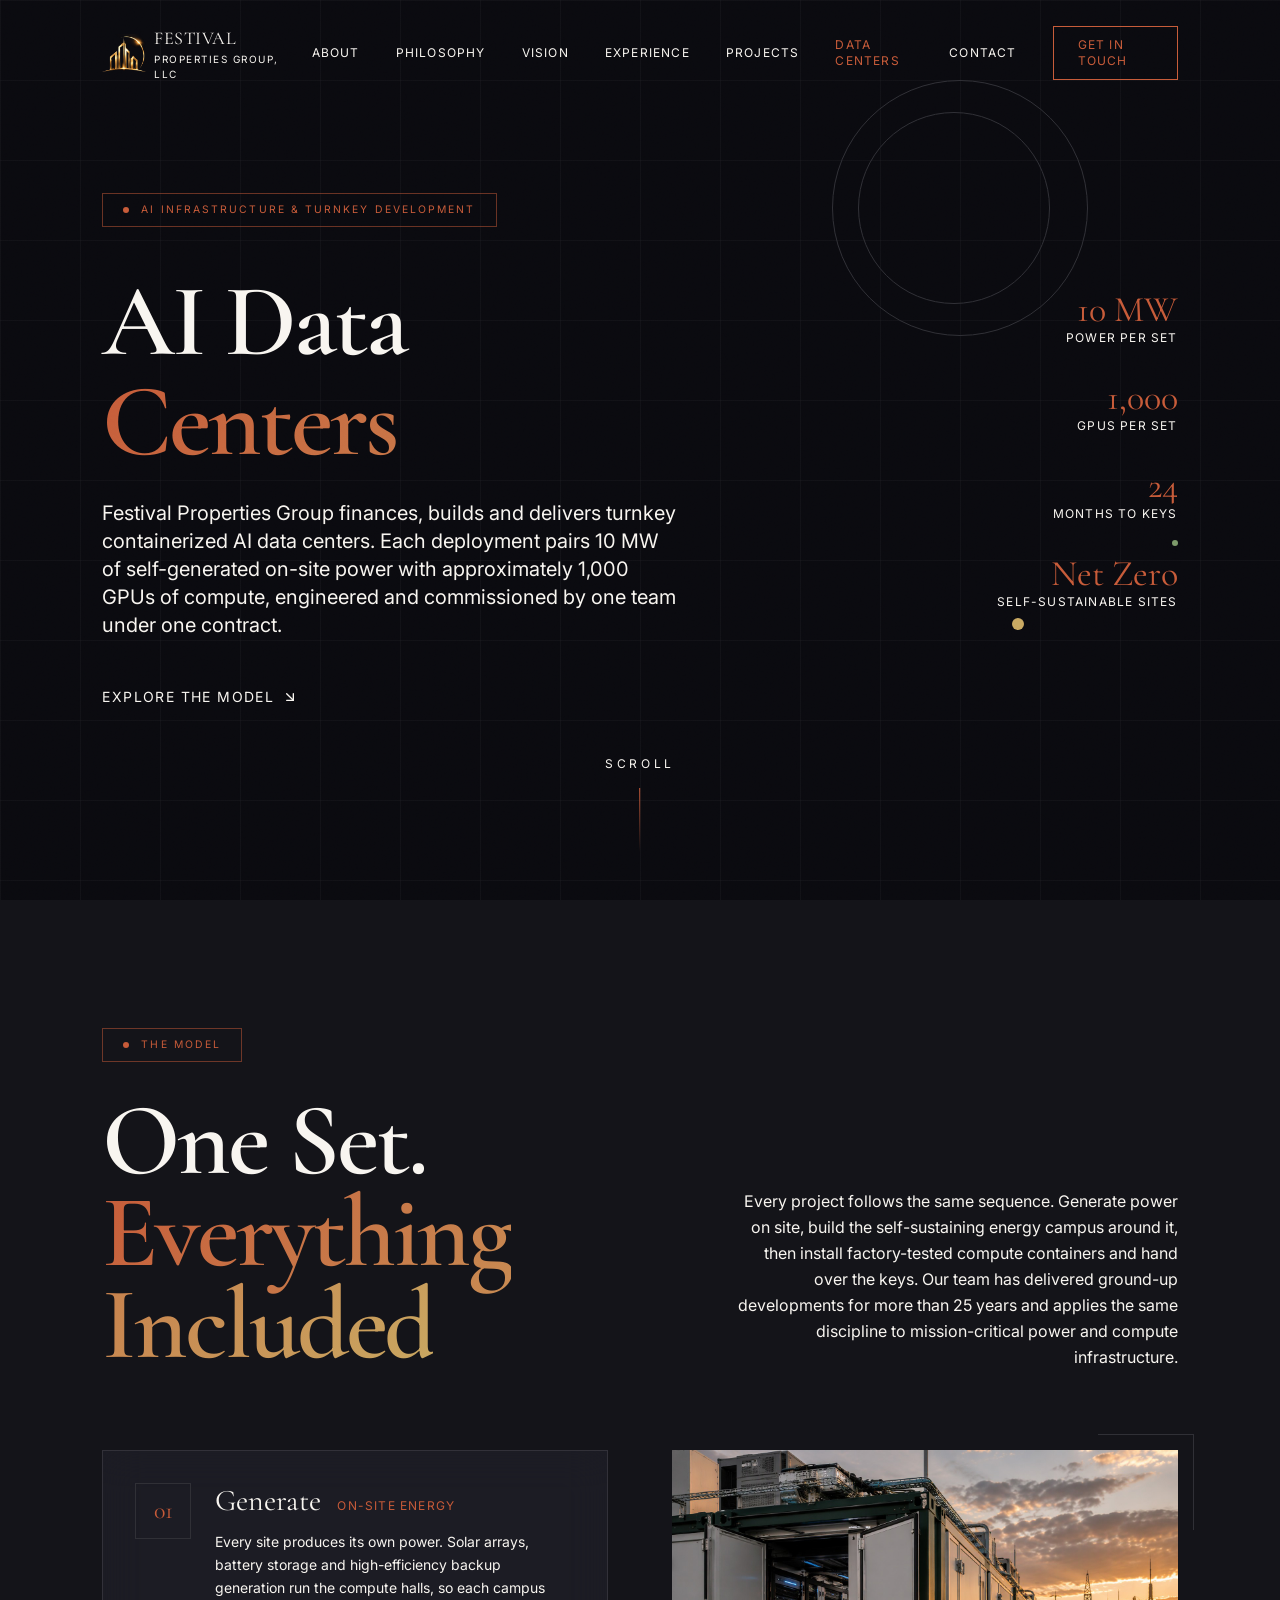
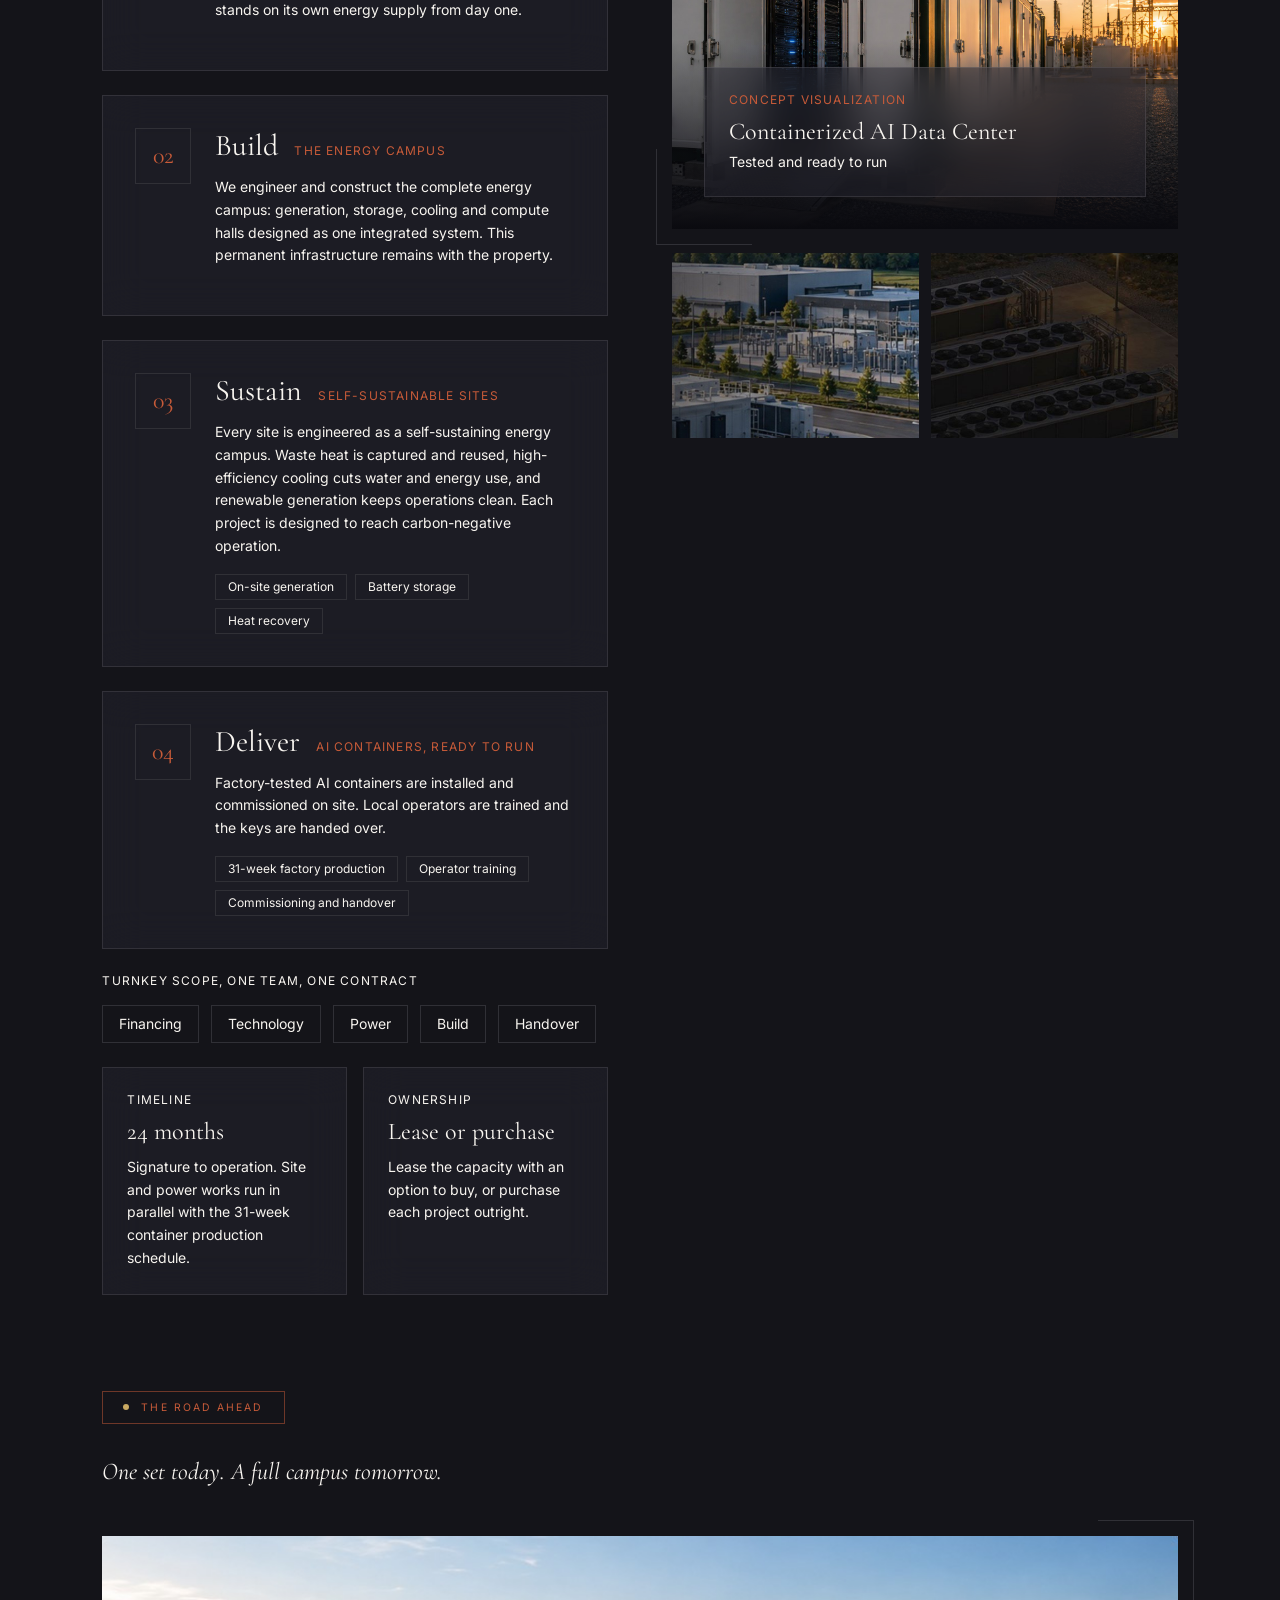
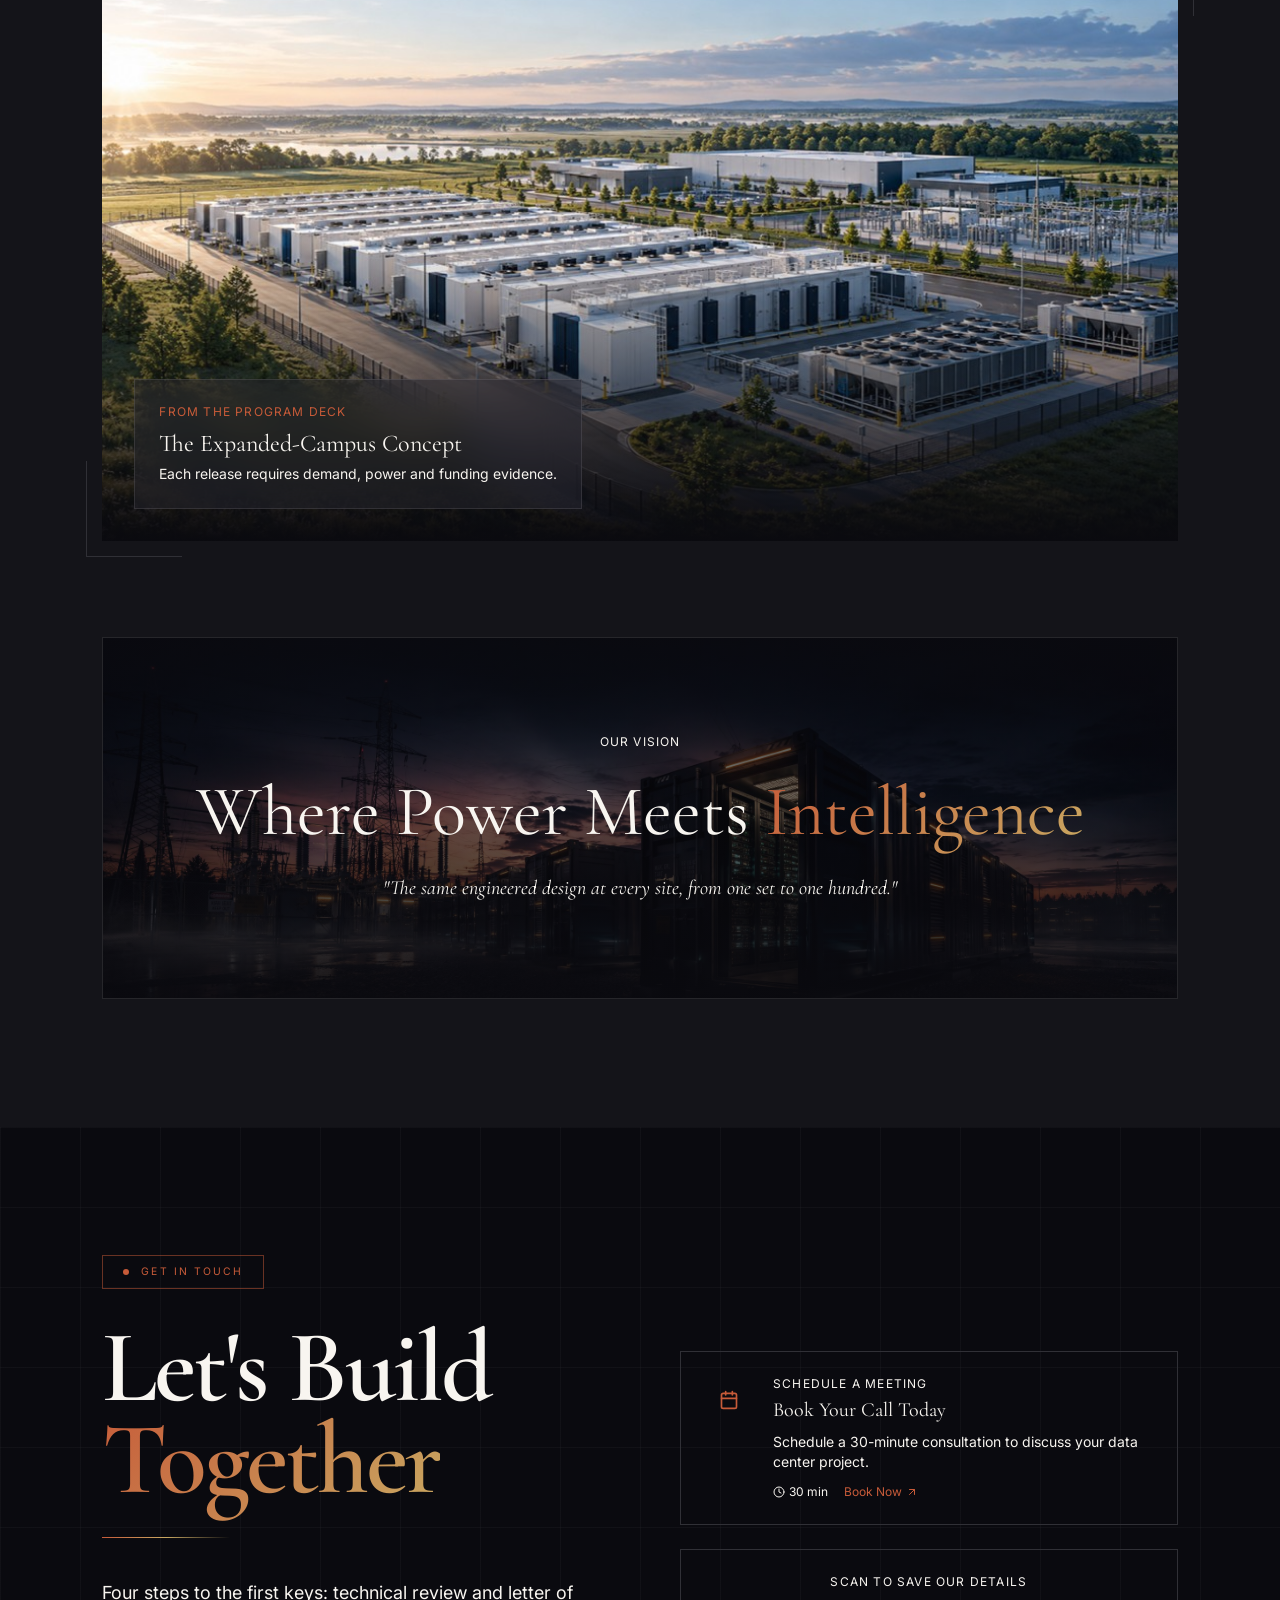
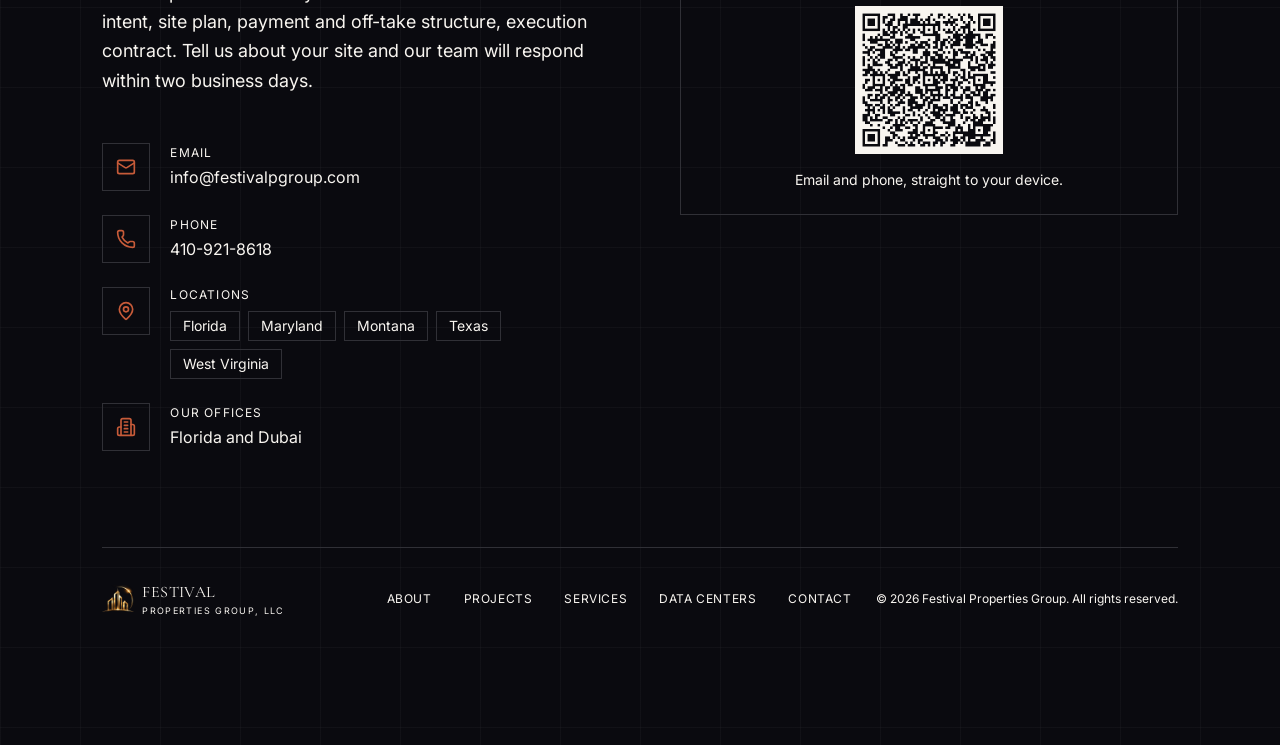
<file: data-center.html>
<!DOCTYPE html><html lang="en" style="scroll-behavior: smooth;"><head>
<meta charset="UTF-8"/>
<meta name="viewport" content="width=device-width, initial-scale=1.0"/>
<title>AI Data Centers | Festival Properties Group</title>
<meta name="description" content="Festival Properties Group finances, builds and delivers turnkey containerized AI data centers. Self-sustaining power, compute infrastructure and operations, delivered under one team and one contract."/>
<link rel="stylesheet" href="./homepage-files/index.css"/>
<link rel="icon" type="image/png" href="./assets/fpg-logo-icon.png?v=balanced-seamless1"/>
<style>
  /* ---- Festival logo: seamless integration ---- */
  .fpg-nav-logo {
    width: 44px;
    height: auto;
    flex-shrink: 0;
    background: transparent !important;
    opacity: 0.98;
    transition: transform 300ms ease, opacity 300ms ease;
  }
  .group:hover .fpg-nav-logo { transform: scale(1.04); opacity: 1; }

  /* ---- Nav state on scroll ---- */
  #dc-nav { transition: background-color 500ms ease, padding 500ms ease, backdrop-filter 500ms ease; }
  #dc-nav.dc-scrolled {
    background-color: rgba(10,10,15,0.85);
    backdrop-filter: blur(20px);
    -webkit-backdrop-filter: blur(20px);
    padding-top: 1rem;
    padding-bottom: 1rem;
    border-bottom: 1px solid rgba(248,245,240,0.08);
  }

  /* ---- Reveal on scroll (mirrors homepage motion) ---- */
  .dc-reveal { opacity: 0; transform: translateY(36px); transition: opacity 900ms cubic-bezier(.22,1,.36,1), transform 900ms cubic-bezier(.22,1,.36,1); }
  .dc-reveal.dc-visible { opacity: 1; transform: translateY(0); }
  .dc-reveal-d1 { transition-delay: 120ms; }
  .dc-reveal-d2 { transition-delay: 240ms; }
  .dc-reveal-d3 { transition-delay: 360ms; }

  /* ---- Utilities used here but absent from the compiled site CSS ---- */
  .mt-6 { margin-top: 1.5rem; }
  .mt-8 { margin-top: 2rem; }
  @media (min-width: 1024px) {
    .lg\:pt-24 { padding-top: 6rem; }
  }
  @media (min-width: 768px) {
    .md\:text-xl { font-size: 1.25rem; line-height: 1.75rem; }
    .md\:grid-cols-4 { grid-template-columns: repeat(4, minmax(0, 1fr)); }
  }

  .dc-contact-line { display: block; color: rgba(248,245,240,0.6); transition: color 300ms ease; }
  .dc-contact-line:hover { color: var(--terracotta); }

  /* ---- Model header: wide, clean intro block; right-aligned split only on desktop ---- */
  .dc-model-intro { max-width: 42rem; text-align: left; }
  @media (min-width: 1024px) {
    .dc-model-intro { max-width: 28rem; text-align: right; }
  }
  /* ---- Step cards: tag drops under the title on small screens ---- */
  .dc-step-head span { white-space: nowrap; }
  @media (max-width: 640px) {
    .dc-step-head { flex-direction: column; align-items: flex-start; gap: 0.25rem; }
  }

  /* ---- Ultrawide: cap page gutters so content stays proportional instead of spreading edge to edge ---- */
  @media (min-width: 1700px) {
    .px-\[8vw\] { max-width: 1600px; margin-left: auto; margin-right: auto; padding-left: 5rem !important; padding-right: 5rem !important; }
    .right-\[8vw\] { right: 5rem; }
  }

  /* ---- Footer: balanced three-zone layout, links never break mid-word ---- */
  .dc-footer { display: flex; flex-direction: column; align-items: center; gap: 1.75rem; }
  .dc-footer-links { display: flex; flex-wrap: wrap; justify-content: center; column-gap: 2rem; row-gap: 0.75rem; }
  .dc-footer-links a { white-space: nowrap; }
  .dc-footer-copy { white-space: nowrap; margin: 0; }
  @media (min-width: 1100px) {
    .dc-footer { display: grid; grid-template-columns: 1fr auto 1fr; align-items: center; column-gap: 1.5rem; }
    .dc-footer-brand { justify-self: start; }
    .dc-footer-links { justify-self: center; flex-wrap: nowrap; }
    .dc-footer-copy { justify-self: end; }
  }

  /* ---- Vision banner ---- */
  .dc-vision { position: relative; overflow: hidden; border: 1px solid rgba(248,245,240,0.08); }
  .dc-vision-pad { padding: 6rem 2rem; }
  .dc-vision-title { font-size: clamp(2.5rem, 5.5vw, 4.5rem); line-height: 1.08; }
  @media (max-width: 640px) {
    .dc-vision-pad { padding: 4.5rem 1.25rem; }
  }

  @media (max-width: 1023px) {
    /* Hero content stacks taller than the viewport here; keep the scroll cue clear of the stat cards */
    .dc-scroll-hint { display: none; }
  }

  @media (max-width: 767px) {
    .fpg-nav-logo { width: 38px; }
  }
</style>
</head>
<body>

<div class="relative">
  <div class="noise-overlay"></div>

  <!-- ================= NAVIGATION (same as homepage) ================= -->
  <nav id="dc-nav" class="fixed top-0 left-0 right-0 z-[100] py-6">
    <div class="px-[8vw] flex items-center justify-between">
      <a class="flex items-center gap-2 group" href="./index.html">
        <img src="./assets/fpg-logo-icon.png?v=balanced-seamless1" alt="" aria-hidden="true" class="fpg-nav-logo" loading="eager" decoding="async"/>
        <div class="flex flex-col items-start">
          <span class="font-display text-[var(--cream)] text-lg tracking-wide group-hover:text-[var(--terracotta)] transition-colors">FESTIVAL</span>
          <span class="font-body text-[10px] text-[var(--cream)]/60 tracking-[0.15em] group-hover:text-[var(--cream)]/80 transition-colors">PROPERTIES GROUP, LLC</span>
        </div>
      </a>
      <div class="hidden lg:flex items-center gap-1">
        <a class="px-4 py-2 font-body text-xs text-[var(--cream)]/70 hover:text-[var(--cream)] uppercase tracking-widest transition-colors" href="./index.html#about">About</a>
        <a class="px-4 py-2 font-body text-xs text-[var(--cream)]/70 hover:text-[var(--cream)] uppercase tracking-widest transition-colors" href="./index.html#philosophy">Philosophy</a>
        <a class="px-4 py-2 font-body text-xs text-[var(--cream)]/70 hover:text-[var(--cream)] uppercase tracking-widest transition-colors" href="./index.html#vision">Vision</a>
        <a class="px-4 py-2 font-body text-xs text-[var(--cream)]/70 hover:text-[var(--cream)] uppercase tracking-widest transition-colors" href="./index.html#experience">Experience</a>
        <a class="px-4 py-2 font-body text-xs text-[var(--cream)]/70 hover:text-[var(--cream)] uppercase tracking-widest transition-colors" href="./index.html#projects">Projects</a>
        <a class="px-4 py-2 font-body text-xs text-[var(--terracotta)] uppercase tracking-widest transition-colors" href="./data-center.html">Data Centers</a>
        <a class="px-4 py-2 font-body text-xs text-[var(--cream)]/70 hover:text-[var(--cream)] uppercase tracking-widest transition-colors" href="#contact">Contact</a>
        <a class="ml-4 px-6 py-2.5 border border-[var(--terracotta)] text-[var(--terracotta)] font-body text-xs uppercase tracking-widest hover:bg-[var(--terracotta)] hover:text-[var(--cream)] transition-all" href="#contact">Get in Touch</a>
      </div>
      <button id="dc-menu-btn" class="lg:hidden p-2 text-[var(--cream)]" aria-label="Open menu">
        <svg xmlns="http://www.w3.org/2000/svg" width="24" height="24" viewBox="0 0 24 24" fill="none" stroke="currentColor" stroke-width="2" stroke-linecap="round" stroke-linejoin="round" class="w-6 h-6" aria-hidden="true">
          <path d="M4 5h16"></path><path d="M4 12h16"></path><path d="M4 19h16"></path>
        </svg>
      </button>
    </div>
  </nav>

  <!-- Mobile menu (same as homepage) -->
  <div id="dc-mobile-menu" class="fixed inset-0 z-[99] bg-[var(--ink)] transition-all duration-500 lg:hidden opacity-0 invisible">
    <div class="flex flex-col items-center justify-center h-full gap-8">
      <a class="font-display text-3xl text-[var(--cream)] hover:text-[var(--terracotta)] transition-colors" href="./index.html#about">About</a>
      <a class="font-display text-3xl text-[var(--cream)] hover:text-[var(--terracotta)] transition-colors" href="./index.html#philosophy">Philosophy</a>
      <a class="font-display text-3xl text-[var(--cream)] hover:text-[var(--terracotta)] transition-colors" href="./index.html#vision">Vision</a>
      <a class="font-display text-3xl text-[var(--cream)] hover:text-[var(--terracotta)] transition-colors" href="./index.html#experience">Experience</a>
      <a class="font-display text-3xl text-[var(--cream)] hover:text-[var(--terracotta)] transition-colors" href="./index.html#projects">Projects</a>
      <a class="font-display text-3xl text-[var(--terracotta)] transition-colors" href="./data-center.html">Data Centers</a>
      <a class="font-display text-3xl text-[var(--cream)] hover:text-[var(--terracotta)] transition-colors" href="#contact">Contact</a>
      <a class="mt-4 px-8 py-3 border border-[var(--terracotta)] text-[var(--terracotta)] font-body text-sm uppercase tracking-widest" href="#contact">Get in Touch</a>
    </div>
  </div>

  <main class="relative">
    <!-- ================= HERO (mirrors homepage hero) ================= -->
    <section class="relative w-full min-h-screen bg-[var(--ink)] overflow-hidden flex items-center">
      <div class="absolute inset-0 artistic-grid"></div>
      <div class="absolute inset-0 pointer-events-none">
        <div class="absolute top-20 right-[15%] w-64 h-64 rounded-full border border-[var(--terracotta)]/20"></div>
        <div class="absolute top-28 right-[18%] w-48 h-48 rounded-full border border-[var(--gold)]/10"></div>
        <div class="absolute top-1/3 left-0 w-[30%] h-[1px] bg-gradient-to-r from-[var(--terracotta)]/50 to-transparent"></div>
        <div class="absolute bottom-1/4 right-0 w-[25%] h-[1px] bg-gradient-to-l from-[var(--gold)]/40 to-transparent"></div>
        <div class="absolute bottom-[30%] right-[20%] w-3 h-3 rounded-full bg-[var(--gold)]"></div>
        <div class="absolute top-[60%] right-[8%] w-1.5 h-1.5 rounded-full bg-[var(--sage)]"></div>
      </div>
      <div class="dc-hero-inner relative z-10 w-full px-[8vw] py-32">
        <div class="max-w-5xl">
          <div class="artistic-badge mb-12 dc-reveal"><span class="w-1.5 h-1.5 rounded-full bg-[var(--terracotta)] animate-pulse"></span>AI Infrastructure &amp; Turnkey Development</div>
          <h1 class="mb-8 dc-reveal dc-reveal-d1">
            <span class="artistic-title text-[var(--cream)] block mb-2">AI Data</span>
            <span class="artistic-title text-gradient block">Centers</span>
          </h1>
          <p class="font-body text-[var(--cream)]/70 text-lg md:text-xl max-w-xl leading-relaxed mb-12 dc-reveal dc-reveal-d2">Festival Properties Group finances, builds and delivers turnkey containerized AI data centers. Each deployment pairs 10 MW of self-generated on-site power with approximately 1,000 GPUs of compute, engineered and commissioned by one team under one contract.</p>
          <div class="flex flex-wrap items-center gap-6 dc-reveal dc-reveal-d3">
          </div>

          <div class="space-y-6">
            <a class="text-[var(--cream)]/60 text-sm tracking-widest uppercase hover:text-[var(--terracotta)] transition-colors flex items-center gap-2 group" href="#model">
              Explore the Model
              <svg xmlns="http://www.w3.org/2000/svg" width="24" height="24" viewBox="0 0 24 24" fill="none" stroke="currentColor" stroke-width="2" stroke-linecap="round" stroke-linejoin="round" class="w-4 h-4 group-hover:translate-x-1 group-hover:translate-y-1 transition-transform" aria-hidden="true">
                <path d="m7 7 10 10"></path><path d="M17 7v10H7"></path>
              </svg>
            </a>
          </div>
          <div class="lg:hidden grid grid-cols-2 gap-6 mt-16 dc-reveal dc-reveal-d3">
            <div class="glass-card p-6 text-center hover:border-[var(--terracotta)]/30 transition-colors">
              <p class="font-display text-4xl text-gradient mb-1">10 MW</p>
              <p class="font-body text-xs text-[var(--cream)]/40 tracking-wider">Power per Set</p>
            </div>
            <div class="glass-card p-6 text-center hover:border-[var(--terracotta)]/30 transition-colors">
              <p class="font-display text-4xl text-gradient mb-1">1,000</p>
              <p class="font-body text-xs text-[var(--cream)]/40 tracking-wider">GPUs per Set</p>
            </div>
            <div class="glass-card p-6 text-center hover:border-[var(--terracotta)]/30 transition-colors">
              <p class="font-display text-4xl text-gradient mb-1">24</p>
              <p class="font-body text-xs text-[var(--cream)]/40 tracking-wider">Months to Keys</p>
            </div>
            <div class="glass-card p-6 text-center hover:border-[var(--terracotta)]/30 transition-colors">
              <p class="font-display text-4xl text-gradient mb-1">Net Zero</p>
              <p class="font-body text-xs text-[var(--cream)]/40 tracking-wider">Self-Sustainable Sites</p>
            </div>
          </div>
        </div>
        <div class="dc-hero-stats absolute right-[8vw] top-1/2 -translate-y-1/2 hidden lg:block">
          <div class="space-y-8">
            <div class="text-right dc-reveal">
              <p class="font-display text-4xl text-[var(--terracotta)]">10 MW</p>
              <p class="font-body text-xs text-[var(--cream)]/40 tracking-widest uppercase">Power per Set</p>
            </div>
            <div class="text-right dc-reveal dc-reveal-d1">
              <p class="font-display text-4xl text-[var(--terracotta)]">1,000</p>
              <p class="font-body text-xs text-[var(--cream)]/40 tracking-widest uppercase">GPUs per Set</p>
            </div>
            <div class="text-right dc-reveal dc-reveal-d2">
              <p class="font-display text-4xl text-[var(--terracotta)]">24</p>
              <p class="font-body text-xs text-[var(--cream)]/40 tracking-widest uppercase">Months to Keys</p>
            </div>
            <div class="text-right dc-reveal dc-reveal-d3">
              <p class="font-display text-4xl text-[var(--terracotta)]">Net Zero</p>
              <p class="font-body text-xs text-[var(--cream)]/40 tracking-widest uppercase">Self-Sustainable Sites</p>
            </div>
          </div>
        </div>
      </div>
      <div class="dc-scroll-hint absolute bottom-12 left-1/2 -translate-x-1/2 flex flex-col items-center gap-4">
        <span class="text-[var(--cream)]/30 text-xs tracking-[0.3em] uppercase">Scroll</span>
        <div class="w-[1px] h-16 bg-gradient-to-b from-[var(--terracotta)] to-transparent"></div>
      </div>
    </section>

    <!-- ================= THE MODEL ================= -->
    <section id="model" class="relative w-full min-h-screen bg-[var(--ink-light)] py-32 overflow-hidden">
      <div class="absolute top-0 right-0 w-1/3 h-full bg-gradient-to-l from-[var(--terracotta)]/5 to-transparent"></div>
      <div class="relative z-10 px-[8vw]">
        <div class="mb-20">
          <div class="artistic-badge mb-8 dc-reveal"><span class="w-1.5 h-1.5 rounded-full bg-[var(--terracotta)]"></span>The Model</div>
          <div class="flex flex-col lg:flex-row lg:items-end lg:justify-between gap-8">
            <h2 class="artistic-title text-[var(--cream)] dc-reveal dc-reveal-d1">One Set.<br/><span class="text-gradient">Everything Included</span></h2>
            <p class="font-body text-[var(--cream)]/60 leading-relaxed dc-model-intro dc-reveal dc-reveal-d2">Every project follows the same sequence. Generate power on site, build the self-sustaining energy campus around it, then install factory-tested compute containers and hand over the keys. Our team has delivered ground-up developments for more than 25 years and applies the same discipline to mission-critical power and compute infrastructure.</p>
          </div>
        </div>

        <div class="grid lg:grid-cols-2 gap-16 items-start">
          <!-- Left: three steps, turnkey scope, timeline &amp; ownership -->
          <div class="space-y-6">
            <div class="group glass-card p-8 hover:border-[var(--terracotta)]/30 transition-all duration-500 dc-reveal">
              <div class="flex items-start gap-6">
                <div class="w-14 h-14 border border-[var(--terracotta)]/30 flex items-center justify-center flex-shrink-0 group-hover:bg-[var(--terracotta)]/10 transition-colors">
                  <span class="font-display text-2xl text-[var(--terracotta)]">01</span>
                </div>
                <div class="flex-1">
                  <div class="dc-step-head flex items-baseline gap-4 mb-3">
                    <h3 class="font-display text-3xl text-[var(--cream)]">Generate</h3>
                    <span class="font-body text-xs text-[var(--terracotta)] tracking-widest uppercase">On-Site Energy</span>
                  </div>
                  <p class="font-body text-[var(--cream)]/60 text-sm leading-relaxed mb-4">Every site produces its own power. Solar arrays, battery storage and high-efficiency backup generation run the compute halls, so each campus stands on its own energy supply from day one.</p>
                </div>
              </div>
            </div>
            <div class="group glass-card p-8 hover:border-[var(--terracotta)]/30 transition-all duration-500 dc-reveal dc-reveal-d1">
              <div class="flex items-start gap-6">
                <div class="w-14 h-14 border border-[var(--terracotta)]/30 flex items-center justify-center flex-shrink-0 group-hover:bg-[var(--terracotta)]/10 transition-colors">
                  <span class="font-display text-2xl text-[var(--terracotta)]">02</span>
                </div>
                <div class="flex-1">
                  <div class="dc-step-head flex items-baseline gap-4 mb-3">
                    <h3 class="font-display text-3xl text-[var(--cream)]">Build</h3>
                    <span class="font-body text-xs text-[var(--terracotta)] tracking-widest uppercase">The Energy Campus</span>
                  </div>
                  <p class="font-body text-[var(--cream)]/60 text-sm leading-relaxed mb-4">We engineer and construct the complete energy campus: generation, storage, cooling and compute halls designed as one integrated system. This permanent infrastructure remains with the property.</p>
                </div>
              </div>
            </div>
            <div class="group glass-card p-8 hover:border-[var(--terracotta)]/30 transition-all duration-500 dc-reveal dc-reveal-d2">
              <div class="flex items-start gap-6">
                <div class="w-14 h-14 border border-[var(--terracotta)]/30 flex items-center justify-center flex-shrink-0 group-hover:bg-[var(--terracotta)]/10 transition-colors">
                  <span class="font-display text-2xl text-[var(--terracotta)]">03</span>
                </div>
                <div class="flex-1">
                  <div class="dc-step-head flex items-baseline gap-4 mb-3">
                    <h3 class="font-display text-3xl text-[var(--cream)]">Sustain</h3>
                    <span class="font-body text-xs text-[var(--terracotta)] tracking-widest uppercase">Self-Sustainable Sites</span>
                  </div>
                  <p class="font-body text-[var(--cream)]/60 text-sm leading-relaxed mb-4">Every site is engineered as a self-sustaining energy campus. Waste heat is captured and reused, high-efficiency cooling cuts water and energy use, and renewable generation keeps operations clean. Each project is designed to reach carbon-negative operation.</p>
                  <div class="flex flex-wrap gap-2">
                    <span class="px-3 py-1 text-xs text-[var(--cream)]/50 border border-[var(--cream)]/10">On-site generation</span>
                    <span class="px-3 py-1 text-xs text-[var(--cream)]/50 border border-[var(--cream)]/10">Battery storage</span>
                    <span class="px-3 py-1 text-xs text-[var(--cream)]/50 border border-[var(--cream)]/10">Heat recovery</span>
                  </div>
                </div>
              </div>
            </div>
            <div class="group glass-card p-8 hover:border-[var(--terracotta)]/30 transition-all duration-500 dc-reveal dc-reveal-d3">
              <div class="flex items-start gap-6">
                <div class="w-14 h-14 border border-[var(--terracotta)]/30 flex items-center justify-center flex-shrink-0 group-hover:bg-[var(--terracotta)]/10 transition-colors">
                  <span class="font-display text-2xl text-[var(--terracotta)]">04</span>
                </div>
                <div class="flex-1">
                  <div class="dc-step-head flex items-baseline gap-4 mb-3">
                    <h3 class="font-display text-3xl text-[var(--cream)]">Deliver</h3>
                    <span class="font-body text-xs text-[var(--terracotta)] tracking-widest uppercase">AI Containers, Ready to Run</span>
                  </div>
                  <p class="font-body text-[var(--cream)]/60 text-sm leading-relaxed mb-4">Factory-tested AI containers are installed and commissioned on site. Local operators are trained and the keys are handed over.</p>
                  <div class="flex flex-wrap gap-2">
                    <span class="px-3 py-1 text-xs text-[var(--cream)]/50 border border-[var(--cream)]/10">31-week factory production</span>
                    <span class="px-3 py-1 text-xs text-[var(--cream)]/50 border border-[var(--cream)]/10">Operator training</span>
                    <span class="px-3 py-1 text-xs text-[var(--cream)]/50 border border-[var(--cream)]/10">Commissioning and handover</span>
                  </div>
                </div>
              </div>
            </div>

            <div class="mt-8 dc-reveal dc-reveal-d2">
              <p class="font-body text-xs text-[var(--cream)]/40 tracking-widest uppercase mb-4">Turnkey Scope, One Team, One Contract</p>
              <div class="flex flex-wrap gap-3">
                <span class="service-tag px-4 py-2 border border-[var(--cream)]/20 text-[var(--cream)]/70 text-sm hover:border-[var(--terracotta)]/50 hover:text-[var(--terracotta)] transition-colors cursor-default">Financing</span>
                <span class="service-tag px-4 py-2 border border-[var(--cream)]/20 text-[var(--cream)]/70 text-sm hover:border-[var(--terracotta)]/50 hover:text-[var(--terracotta)] transition-colors cursor-default">Technology</span>
                <span class="service-tag px-4 py-2 border border-[var(--cream)]/20 text-[var(--cream)]/70 text-sm hover:border-[var(--terracotta)]/50 hover:text-[var(--terracotta)] transition-colors cursor-default">Power</span>
                <span class="service-tag px-4 py-2 border border-[var(--cream)]/20 text-[var(--cream)]/70 text-sm hover:border-[var(--terracotta)]/50 hover:text-[var(--terracotta)] transition-colors cursor-default">Build</span>
                <span class="service-tag px-4 py-2 border border-[var(--cream)]/20 text-[var(--cream)]/70 text-sm hover:border-[var(--terracotta)]/50 hover:text-[var(--terracotta)] transition-colors cursor-default">Handover</span>
              </div>
            </div>

            <div class="grid grid-cols-2 gap-4 mt-8 dc-reveal dc-reveal-d3">
              <div class="glass-card p-6 hover:border-[var(--terracotta)]/30 transition-colors">
                <p class="font-body text-xs text-[var(--cream)]/40 tracking-widest uppercase mb-2">Timeline</p>
                <p class="font-display text-2xl text-[var(--cream)] mb-2">24 months</p>
                <p class="font-body text-sm text-[var(--cream)]/50 leading-relaxed">Signature to operation. Site and power works run in parallel with the 31-week container production schedule.</p>
              </div>
              <div class="glass-card p-6 hover:border-[var(--terracotta)]/30 transition-colors">
                <p class="font-body text-xs text-[var(--cream)]/40 tracking-widest uppercase mb-2">Ownership</p>
                <p class="font-display text-2xl text-[var(--cream)] mb-2">Lease or purchase</p>
                <p class="font-body text-sm text-[var(--cream)]/50 leading-relaxed">Lease the capacity with an option to buy, or purchase each project outright.</p>
              </div>
            </div>
          </div>

          <!-- Right: deck imagery, homepage treatment -->
          <div>
            <div class="relative dc-reveal">
              <div class="aspect-[4/3] relative overflow-hidden">
                <img src="./assets/dc-container-2.jpg" alt="Containerized AI data center modules with open server racks and on-site power systems" class="w-full h-full object-cover" loading="eager" decoding="async"/>
                <div class="absolute inset-0 bg-gradient-to-t from-[var(--ink)] via-transparent to-transparent"></div>
              </div>
              <div class="absolute bottom-8 left-8 right-8">
                <div class="glass-card p-6">
                  <p class="font-body text-xs text-[var(--terracotta)] tracking-widest uppercase mb-2">Concept Visualization</p>
                  <p class="font-display text-2xl text-[var(--cream)]">Containerized AI Data Center</p>
                  <p class="font-body text-sm text-[var(--cream)]/50 mt-1">Tested and ready to run</p>
                </div>
              </div>
              <div class="absolute -top-4 -right-4 w-24 h-24 border-t border-r border-[var(--terracotta)]/30"></div>
              <div class="absolute -bottom-4 -left-4 w-24 h-24 border-b border-l border-[var(--gold)]/30"></div>
            </div>
            <div class="grid grid-cols-2 gap-3 mt-6">
              <div class="relative overflow-hidden aspect-[4/3] dc-reveal dc-reveal-d1">
                <img src="./assets/dc-infrastructure.jpg" alt="On-site power and energy infrastructure built at each campus" class="w-full h-full object-cover hover:scale-110 transition-transform duration-700" loading="lazy" decoding="async"/>
                <div class="absolute inset-0 bg-[var(--ink)]/20 hover:bg-transparent transition-colors"></div>
              </div>
              <div class="relative overflow-hidden aspect-[4/3] dc-reveal dc-reveal-d2">
                <img src="./assets/dc-aerial.jpg" alt="Aerial view of a containerized data center set" class="w-full h-full object-cover hover:scale-110 transition-transform duration-700" loading="lazy" decoding="async"/>
                <div class="absolute inset-0 bg-[var(--ink)]/20 hover:bg-transparent transition-colors"></div>
              </div>
            </div>
          </div>
        </div>


        <!-- Expanded campus concept, full-width standout -->
        <div class="mt-24">
          <div class="mb-12 dc-reveal">
            <div class="artistic-badge mb-8"><span class="w-1.5 h-1.5 rounded-full bg-[var(--gold)]"></span>The Road Ahead</div>
            <p class="font-display italic text-2xl text-[var(--cream)]/80">One set today. A full campus tomorrow.</p>
          </div>
          <div class="relative dc-reveal dc-reveal-d1">
            <div class="aspect-video relative overflow-hidden">
              <img src="./assets/dc-campus.jpg" alt="Future expanded campus concept showing rows of containerized AI data centers with self-sustaining power infrastructure" class="w-full h-full object-cover" loading="lazy" decoding="async"/>
              <div class="absolute inset-0 bg-gradient-to-t from-[var(--ink)] via-transparent to-transparent"></div>
            </div>
            <div class="absolute bottom-8 left-8 right-8">
              <div class="glass-card p-6 max-w-md">
                <p class="font-body text-xs text-[var(--terracotta)] tracking-widest uppercase mb-2">From the Program Deck</p>
                <p class="font-display text-2xl text-[var(--cream)]">The Expanded-Campus Concept</p>
                <p class="font-body text-sm text-[var(--cream)]/50 mt-1">Each release requires demand, power and funding evidence.</p>
              </div>
            </div>
            <div class="absolute -top-4 -right-4 w-24 h-24 border-t border-r border-[var(--terracotta)]/30"></div>
            <div class="absolute -bottom-4 -left-4 w-24 h-24 border-b border-l border-[var(--gold)]/30"></div>
          </div>
        </div>

        <!-- Vision banner -->
        <div id="scale" class="mt-24 dc-reveal">
          <div class="dc-vision">
            <img src="./assets/dc-vision.jpg" alt="AI data center campus at dusk, rows of containerized compute modules with glowing server racks beside on-site power systems" class="absolute inset-0 w-full h-full object-cover" loading="lazy" decoding="async"/>
            <div class="absolute inset-0" style="background:linear-gradient(180deg, rgba(10,10,15,0.88) 0%, rgba(10,10,15,0.55) 45%, rgba(10,10,15,0.94) 100%);"></div>
            <div class="relative z-10 dc-vision-pad text-center">
              <p class="font-body text-xs text-[var(--cream)]/50 tracking-widest uppercase mb-6">Our Vision</p>
              <p class="dc-vision-title font-display text-[var(--cream)]">Where Power Meets <span class="text-gradient">Intelligence</span></p>
              <p class="font-display italic text-xl text-[var(--cream)]/70 mt-6 max-w-2xl mx-auto">&#34;The same engineered design at every site, from one set to one hundred.&#34;</p>
            </div>
            <div class="absolute top-6 right-6 w-24 h-24 border-t border-r border-[var(--terracotta)]/40 pointer-events-none"></div>
            <div class="absolute bottom-6 left-6 w-24 h-24 border-b border-l border-[var(--gold)]/30 pointer-events-none"></div>
          </div>
        </div>
      </div>
    </section>

    <!-- ================= CONTACT (mirrors homepage contact) ================= -->
    <section id="contact" class="relative w-full bg-[var(--ink)] py-32 overflow-hidden">
      <div class="absolute inset-0 artistic-grid"></div>
      <div class="absolute top-0 right-0 w-1/2 h-full bg-gradient-to-l from-[var(--terracotta)]/5 to-transparent"></div>
      <div class="relative z-10 px-[8vw]">
        <div class="grid lg:grid-cols-2 gap-20 items-start">
          <div>
            <div class="artistic-badge mb-8 dc-reveal"><span class="w-1.5 h-1.5 rounded-full bg-[var(--terracotta)]"></span>Get in Touch</div>
            <h2 class="artistic-title text-[var(--cream)] mb-8 dc-reveal dc-reveal-d1">Let&#39;s Build <span class="text-gradient">Together</span></h2>
            <div class="artistic-line w-32 mb-10 dc-reveal dc-reveal-d1"></div>
            <p class="font-body text-[var(--cream)]/60 leading-relaxed text-lg mb-12 max-w-lg dc-reveal dc-reveal-d2">Four steps to the first keys: technical review and letter of intent, site plan, payment and off-take structure, execution contract. Tell us about your site and our team will respond within two business days.</p>
            <div class="space-y-6">
              <div class="contact-item flex items-center gap-5 dc-reveal">
                <div class="w-12 h-12 border border-[var(--terracotta)]/30 flex items-center justify-center">
                  <svg xmlns="http://www.w3.org/2000/svg" width="24" height="24" viewBox="0 0 24 24" fill="none" stroke="currentColor" stroke-width="2" stroke-linecap="round" stroke-linejoin="round" class="w-5 h-5 text-[var(--terracotta)]" aria-hidden="true">
                    <path d="m22 7-8.991 5.727a2 2 0 0 1-2.009 0L2 7"></path><rect x="2" y="4" width="20" height="16" rx="2"></rect>
                  </svg>
                </div>
                <div>
                  <p class="font-body text-xs text-[var(--cream)]/40 tracking-widest uppercase mb-1">Email</p>
                  <a class="font-body text-[var(--cream)] hover:text-[var(--terracotta)] transition-colors" href="mailto:info@festivalpgroup.com">info@festivalpgroup.com</a>
                </div>
              </div>
              <div class="contact-item flex items-center gap-5 dc-reveal dc-reveal-d1">
                <div class="w-12 h-12 border border-[var(--terracotta)]/30 flex items-center justify-center">
                  <svg xmlns="http://www.w3.org/2000/svg" width="24" height="24" viewBox="0 0 24 24" fill="none" stroke="currentColor" stroke-width="2" stroke-linecap="round" stroke-linejoin="round" class="w-5 h-5 text-[var(--terracotta)]" aria-hidden="true">
                    <path d="M13.832 16.568a1 1 0 0 0 1.213-.303l.355-.465A2 2 0 0 1 17 15h3a2 2 0 0 1 2 2v3a2 2 0 0 1-2 2A18 18 0 0 1 2 4a2 2 0 0 1 2-2h3a2 2 0 0 1 2 2v3a2 2 0 0 1-.8 1.6l-.468.351a1 1 0 0 0-.292 1.233 14 14 0 0 0 6.392 6.384"></path>
                  </svg>
                </div>
                <div>
                  <p class="font-body text-xs text-[var(--cream)]/40 tracking-widest uppercase mb-1">Phone</p>
                  <a class="font-body text-[var(--cream)] hover:text-[var(--terracotta)] transition-colors" href="tel:410-921-8618">410-921-8618</a>
                </div>
              </div>
              <div class="contact-item flex items-start gap-5 dc-reveal dc-reveal-d2">
                <div class="w-12 h-12 border border-[var(--terracotta)]/30 flex items-center justify-center flex-shrink-0">
                  <svg xmlns="http://www.w3.org/2000/svg" width="24" height="24" viewBox="0 0 24 24" fill="none" stroke="currentColor" stroke-width="2" stroke-linecap="round" stroke-linejoin="round" class="w-5 h-5 text-[var(--terracotta)]" aria-hidden="true">
                    <path d="M20 10c0 4.993-5.539 10.193-7.399 11.799a1 1 0 0 1-1.202 0C9.539 20.193 4 14.993 4 10a8 8 0 0 1 16 0"></path><circle cx="12" cy="10" r="3"></circle>
                  </svg>
                </div>
                <div>
                  <p class="font-body text-xs text-[var(--cream)]/40 tracking-widest uppercase mb-2">Locations</p>
                  <div class="flex flex-wrap gap-2">
                    <span class="px-3 py-1 border border-[var(--cream)]/10 text-[var(--cream)]/60 text-sm">Florida</span>
                    <span class="px-3 py-1 border border-[var(--cream)]/10 text-[var(--cream)]/60 text-sm">Maryland</span>
                    <span class="px-3 py-1 border border-[var(--cream)]/10 text-[var(--cream)]/60 text-sm">Montana</span>
                    <span class="px-3 py-1 border border-[var(--cream)]/10 text-[var(--cream)]/60 text-sm">Texas</span>
                    <span class="px-3 py-1 border border-[var(--cream)]/10 text-[var(--cream)]/60 text-sm">West Virginia</span>
                  </div>
                </div>
              </div>
              <div class="contact-item flex items-center gap-5 dc-reveal dc-reveal-d3">
                <div class="w-12 h-12 border border-[var(--terracotta)]/30 flex items-center justify-center flex-shrink-0">
                  <svg xmlns="http://www.w3.org/2000/svg" width="24" height="24" viewBox="0 0 24 24" fill="none" stroke="currentColor" stroke-width="2" stroke-linecap="round" stroke-linejoin="round" class="w-5 h-5 text-[var(--terracotta)]" aria-hidden="true">
                    <path d="M6 22V4a2 2 0 0 1 2-2h8a2 2 0 0 1 2 2v18Z"></path><path d="M6 12H4a2 2 0 0 0-2 2v6a2 2 0 0 0 2 2h2"></path><path d="M18 9h2a2 2 0 0 1 2 2v9a2 2 0 0 1-2 2h-2"></path><path d="M10 6h4"></path><path d="M10 10h4"></path><path d="M10 14h4"></path><path d="M10 18h4"></path>
                  </svg>
                </div>
                <div>
                  <p class="font-body text-xs text-[var(--cream)]/40 tracking-widest uppercase mb-1">Our Offices</p>
                  <p class="font-body text-[var(--cream)]">Florida and Dubai</p>
                </div>
              </div>
            </div>
          </div>

          <div class="lg:pt-24">
            <a class="contact-item group relative overflow-hidden border border-[var(--terracotta)]/30 p-6 hover:border-[var(--terracotta)] transition-all duration-300 dc-reveal block" href="https://calendar.app.google/RhA1f2jJzNL6pux87" rel="noopener noreferrer" target="_blank">
              <div class="absolute inset-0 bg-gradient-to-r from-[var(--terracotta)]/10 to-transparent opacity-0 group-hover:opacity-100 transition-opacity duration-300"></div>
              <div class="relative flex items-start gap-5">
                <div class="w-12 h-12 bg-[var(--terracotta)]/20 flex items-center justify-center flex-shrink-0">
                  <svg xmlns="http://www.w3.org/2000/svg" width="24" height="24" viewBox="0 0 24 24" fill="none" stroke="currentColor" stroke-width="2" stroke-linecap="round" stroke-linejoin="round" class="w-5 h-5 text-[var(--terracotta)]" aria-hidden="true">
                    <path d="M8 2v4"></path><path d="M16 2v4"></path><rect width="18" height="18" x="3" y="4" rx="2"></rect><path d="M3 10h18"></path>
                  </svg>
                </div>
                <div class="flex-1">
                  <p class="font-body text-xs text-[var(--cream)]/40 tracking-widest uppercase mb-1">Schedule a Meeting</p>
                  <h4 class="font-display text-xl text-[var(--cream)] group-hover:text-[var(--terracotta)] transition-colors mb-2">Book Your Call Today</h4>
                  <p class="font-body text-sm text-[var(--cream)]/50 mb-3">Schedule a 30-minute consultation to discuss your data center project.</p>
                  <div class="flex items-center gap-4 text-xs text-[var(--cream)]/40">
                    <span class="flex items-center gap-1">
                      <svg xmlns="http://www.w3.org/2000/svg" width="24" height="24" viewBox="0 0 24 24" fill="none" stroke="currentColor" stroke-width="2" stroke-linecap="round" stroke-linejoin="round" class="w-3 h-3" aria-hidden="true">
                        <path d="M12 6v6l4 2"></path><circle cx="12" cy="12" r="10"></circle>
                      </svg>
                      30 min
                    </span>
                    <span class="flex items-center gap-1 text-[var(--terracotta)] group-hover:translate-x-1 transition-transform">
                      Book Now
                      <svg xmlns="http://www.w3.org/2000/svg" width="24" height="24" viewBox="0 0 24 24" fill="none" stroke="currentColor" stroke-width="2" stroke-linecap="round" stroke-linejoin="round" class="w-3 h-3" aria-hidden="true">
                        <path d="M7 7h10v10"></path><path d="M7 17 17 7"></path>
                      </svg>
                    </span>
                  </div>
                </div>
              </div>
            </a>

            <div class="contact-item border border-[var(--terracotta)]/30 p-6 mt-6 text-center dc-reveal dc-reveal-d1">
              <p class="font-body text-xs text-[var(--cream)]/40 tracking-widest uppercase mb-4">Scan to Save Our Details</p>
              <img src="./assets/fpg-contact-qr.png" alt="QR code: Festival Properties Group email and phone" width="148" height="148" style="display:block; margin:0 auto;" loading="lazy" decoding="async"/>
              <p class="font-body text-sm text-[var(--cream)]/50 mt-4">Email and phone, straight to your device.</p>
            </div>
          </div>
        </div>

        <!-- Footer (same block as homepage) -->
        <div class="mt-24 pt-8 border-t border-[var(--cream)]/10">
          <div class="dc-footer">
            <a class="dc-footer-brand flex items-center gap-2 group" href="./index.html">
              <img src="./assets/fpg-logo-icon.png?v=balanced-seamless1" alt="" aria-hidden="true" class="fpg-nav-logo" style="width:32px;" loading="lazy" decoding="async"/>
              <div class="flex flex-col items-start">
                <span class="font-display text-[var(--cream)] text-base tracking-wide">FESTIVAL</span>
                <span class="font-body text-[9px] text-[var(--cream)]/50 tracking-[0.15em]">PROPERTIES GROUP, LLC</span>
              </div>
            </a>
            <div class="dc-footer-links">
              <a class="font-body text-xs text-[var(--cream)]/30 hover:text-[var(--terracotta)] transition-colors uppercase tracking-wider" href="./index.html#about">About</a>
              <a class="font-body text-xs text-[var(--cream)]/30 hover:text-[var(--terracotta)] transition-colors uppercase tracking-wider" href="./index.html#projects">Projects</a>
              <a class="font-body text-xs text-[var(--cream)]/30 hover:text-[var(--terracotta)] transition-colors uppercase tracking-wider" href="./index.html#services">Services</a>
              <a class="font-body text-xs text-[var(--cream)]/30 hover:text-[var(--terracotta)] transition-colors uppercase tracking-wider" href="./data-center.html">Data Centers</a>
              <a class="font-body text-xs text-[var(--cream)]/30 hover:text-[var(--terracotta)] transition-colors uppercase tracking-wider" href="#contact">Contact</a>
            </div>
            <p class="dc-footer-copy font-body text-xs text-[var(--cream)]/30">© 2026 Festival Properties Group. All rights reserved.</p>
          </div>
        </div>
      </div>
    </section>
  </main>
</div>

<script>
(() => {
  // Nav scroll state
  const nav = document.getElementById('dc-nav');
  const onScroll = () => {
    if (window.scrollY > 40) nav.classList.add('dc-scrolled');
    else nav.classList.remove('dc-scrolled');
  };
  window.addEventListener('scroll', onScroll, { passive: true });
  onScroll();

  // Mobile menu (same show/hide pattern as homepage)
  const menuBtn = document.getElementById('dc-menu-btn');
  const mobileMenu = document.getElementById('dc-mobile-menu');
  let menuOpen = false;
  const setMenu = (open) => {
    menuOpen = open;
    mobileMenu.classList.toggle('opacity-0', !open);
    mobileMenu.classList.toggle('invisible', !open);
    mobileMenu.classList.toggle('opacity-100', open);
    mobileMenu.classList.toggle('visible', open);
    document.body.style.overflow = open ? 'hidden' : '';
    menuBtn.innerHTML = open
      ? '<svg xmlns="http://www.w3.org/2000/svg" width="24" height="24" viewBox="0 0 24 24" fill="none" stroke="currentColor" stroke-width="2" stroke-linecap="round" stroke-linejoin="round" class="w-6 h-6" aria-hidden="true"><path d="M18 6 6 18M6 6l12 12"/></svg>'
      : '<svg xmlns="http://www.w3.org/2000/svg" width="24" height="24" viewBox="0 0 24 24" fill="none" stroke="currentColor" stroke-width="2" stroke-linecap="round" stroke-linejoin="round" class="w-6 h-6" aria-hidden="true"><path d="M4 5h16"/><path d="M4 12h16"/><path d="M4 19h16"/></svg>';
  };
  menuBtn.addEventListener('click', () => setMenu(!menuOpen));
  mobileMenu.querySelectorAll('a').forEach(a => a.addEventListener('click', () => setMenu(false)));

  // Reveal on scroll
  const io = new IntersectionObserver((entries) => {
    entries.forEach(e => {
      if (e.isIntersecting) {
        e.target.classList.add('dc-visible');
        io.unobserve(e.target);
      }
    });
  }, { threshold: 0.12, rootMargin: '0px 0px -40px 0px' });
  document.querySelectorAll('.dc-reveal').forEach(el => io.observe(el));
})();
</script>


</body></html>
</file>
<file: homepage-files/index.css>
@import"https://fonts.googleapis.com/css2?family=Cormorant+Garamond:ital,wght@0,400;0,500;0,600;0,700;1,400;1,500&family=Inter:wght@300;400;500;600&display=swap";*,:before,:after{--tw-border-spacing-x: 0;--tw-border-spacing-y: 0;--tw-translate-x: 0;--tw-translate-y: 0;--tw-rotate: 0;--tw-skew-x: 0;--tw-skew-y: 0;--tw-scale-x: 1;--tw-scale-y: 1;--tw-pan-x: ;--tw-pan-y: ;--tw-pinch-zoom: ;--tw-scroll-snap-strictness: proximity;--tw-gradient-from-position: ;--tw-gradient-via-position: ;--tw-gradient-to-position: ;--tw-ordinal: ;--tw-slashed-zero: ;--tw-numeric-figure: ;--tw-numeric-spacing: ;--tw-numeric-fraction: ;--tw-ring-inset: ;--tw-ring-offset-width: 0px;--tw-ring-offset-color: #fff;--tw-ring-color: rgb(59 130 246 / .5);--tw-ring-offset-shadow: 0 0 #0000;--tw-ring-shadow: 0 0 #0000;--tw-shadow: 0 0 #0000;--tw-shadow-colored: 0 0 #0000;--tw-blur: ;--tw-brightness: ;--tw-contrast: ;--tw-grayscale: ;--tw-hue-rotate: ;--tw-invert: ;--tw-saturate: ;--tw-sepia: ;--tw-drop-shadow: ;--tw-backdrop-blur: ;--tw-backdrop-brightness: ;--tw-backdrop-contrast: ;--tw-backdrop-grayscale: ;--tw-backdrop-hue-rotate: ;--tw-backdrop-invert: ;--tw-backdrop-opacity: ;--tw-backdrop-saturate: ;--tw-backdrop-sepia: ;--tw-contain-size: ;--tw-contain-layout: ;--tw-contain-paint: ;--tw-contain-style: }::backdrop{--tw-border-spacing-x: 0;--tw-border-spacing-y: 0;--tw-translate-x: 0;--tw-translate-y: 0;--tw-rotate: 0;--tw-skew-x: 0;--tw-skew-y: 0;--tw-scale-x: 1;--tw-scale-y: 1;--tw-pan-x: ;--tw-pan-y: ;--tw-pinch-zoom: ;--tw-scroll-snap-strictness: proximity;--tw-gradient-from-position: ;--tw-gradient-via-position: ;--tw-gradient-to-position: ;--tw-ordinal: ;--tw-slashed-zero: ;--tw-numeric-figure: ;--tw-numeric-spacing: ;--tw-numeric-fraction: ;--tw-ring-inset: ;--tw-ring-offset-width: 0px;--tw-ring-offset-color: #fff;--tw-ring-color: rgb(59 130 246 / .5);--tw-ring-offset-shadow: 0 0 #0000;--tw-ring-shadow: 0 0 #0000;--tw-shadow: 0 0 #0000;--tw-shadow-colored: 0 0 #0000;--tw-blur: ;--tw-brightness: ;--tw-contrast: ;--tw-grayscale: ;--tw-hue-rotate: ;--tw-invert: ;--tw-saturate: ;--tw-sepia: ;--tw-drop-shadow: ;--tw-backdrop-blur: ;--tw-backdrop-brightness: ;--tw-backdrop-contrast: ;--tw-backdrop-grayscale: ;--tw-backdrop-hue-rotate: ;--tw-backdrop-invert: ;--tw-backdrop-opacity: ;--tw-backdrop-saturate: ;--tw-backdrop-sepia: ;--tw-contain-size: ;--tw-contain-layout: ;--tw-contain-paint: ;--tw-contain-style: }*,:before,:after{box-sizing:border-box;border-width:0;border-style:solid;border-color:currentColor}:before,:after{--tw-content: ""}html,:host{line-height:1.5;-webkit-text-size-adjust:100%;-moz-tab-size:4;-o-tab-size:4;tab-size:4;font-family:ui-sans-serif,system-ui,sans-serif,"Apple Color Emoji","Segoe UI Emoji",Segoe UI Symbol,"Noto Color Emoji";font-feature-settings:normal;font-variation-settings:normal;-webkit-tap-highlight-color:transparent}body{margin:0;line-height:inherit}hr{height:0;color:inherit;border-top-width:1px}abbr:where([title]){-webkit-text-decoration:underline dotted;text-decoration:underline dotted}h1,h2,h3,h4,h5,h6{font-size:inherit;font-weight:inherit}a{color:inherit;text-decoration:inherit}b,strong{font-weight:bolder}code,kbd,samp,pre{font-family:IBM Plex Mono,monospace;font-feature-settings:normal;font-variation-settings:normal;font-size:1em}small{font-size:80%}sub,sup{font-size:75%;line-height:0;position:relative;vertical-align:baseline}sub{bottom:-.25em}sup{top:-.5em}table{text-indent:0;border-color:inherit;border-collapse:collapse}button,input,optgroup,select,textarea{font-family:inherit;font-feature-settings:inherit;font-variation-settings:inherit;font-size:100%;font-weight:inherit;line-height:inherit;letter-spacing:inherit;color:inherit;margin:0;padding:0}button,select{text-transform:none}button,input:where([type=button]),input:where([type=reset]),input:where([type=submit]){-webkit-appearance:button;background-color:transparent;background-image:none}:-moz-focusring{outline:auto}:-moz-ui-invalid{box-shadow:none}progress{vertical-align:baseline}::-webkit-inner-spin-button,::-webkit-outer-spin-button{height:auto}[type=search]{-webkit-appearance:textfield;outline-offset:-2px}::-webkit-search-decoration{-webkit-appearance:none}::-webkit-file-upload-button{-webkit-appearance:button;font:inherit}summary{display:list-item}blockquote,dl,dd,h1,h2,h3,h4,h5,h6,hr,figure,p,pre{margin:0}fieldset{margin:0;padding:0}legend{padding:0}ol,ul,menu{list-style:none;margin:0;padding:0}dialog{padding:0}textarea{resize:vertical}input::-moz-placeholder,textarea::-moz-placeholder{opacity:1;color:#9ca3af}input::placeholder,textarea::placeholder{opacity:1;color:#9ca3af}button,[role=button]{cursor:pointer}:disabled{cursor:default}img,svg,video,canvas,audio,iframe,embed,object{display:block;vertical-align:middle}img,video{max-width:100%;height:auto}[hidden]:where(:not([hidden=until-found])){display:none}:root{--ink: #0a0a0f;--ink-light: #141419;--cream: #f8f5f0;--cream-dark: #e8e4dd;--terracotta: #c75b39;--terracotta-light: #d97b5d;--sage: #7c9a6a;--gold: #c9a962;--charcoal: #2a2a35;--background: 240 10% 4%;--foreground: 40 20% 97%;--border: 240 5% 20%}*{border-color:hsl(var(--border))}body{background-color:var(--ink);color:var(--cream);font-family:Inter,sans-serif;-webkit-font-smoothing:antialiased;-moz-osx-font-smoothing:grayscale;overflow-x:hidden}h1,h2,h3,h4,h5,h6{font-family:Cormorant Garamond,serif}.container{width:100%}@media(min-width:640px){.container{max-width:640px}}@media(min-width:768px){.container{max-width:768px}}@media(min-width:1024px){.container{max-width:1024px}}@media(min-width:1280px){.container{max-width:1280px}}@media(min-width:1536px){.container{max-width:1536px}}.font-display{font-family:Cormorant Garamond,serif}.font-body{font-family:Inter,sans-serif}.artistic-title{font-family:Cormorant Garamond,serif;font-weight:600;letter-spacing:-.03em;line-height:.9;font-size:clamp(48px,8vw,120px)}.artistic-line{height:1px;background:linear-gradient(to right,var(--terracotta),var(--gold),transparent)}.btn-artistic{position:relative;padding:1rem 2rem;border:1px solid rgba(248,245,240,.3);color:var(--cream);font-family:Inter,sans-serif;font-size:.75rem;letter-spacing:.15em;text-transform:uppercase;overflow:hidden;transition:all .5s ease}.btn-artistic:before{content:"";position:absolute;inset:0;background-color:var(--terracotta);transform:translate(-100%);transition:transform .5s ease}.btn-artistic:hover:before{transform:translate(0)}.btn-artistic span{position:relative;z-index:10}.glass-card{background-color:#2a2a3566;backdrop-filter:blur(20px);-webkit-backdrop-filter:blur(20px);border:1px solid rgba(248,245,240,.1)}.artistic-badge{display:inline-flex;align-items:center;gap:.75rem;padding:.5rem 1.25rem;border:1px solid rgba(199,91,57,.5);color:var(--terracotta);font-family:Inter,sans-serif;font-size:.65rem;letter-spacing:.2em;text-transform:uppercase}.artistic-grid{background-image:linear-gradient(rgba(248,245,240,.03) 1px,transparent 1px),linear-gradient(90deg,rgba(248,245,240,.03) 1px,transparent 1px);background-size:80px 80px}.noise-overlay{position:fixed;top:0;left:0;width:100%;height:100%;pointer-events:none;z-index:9999;opacity:.04;mix-blend-mode:overlay;background-image:url("data:image/svg+xml,%3Csvg viewBox='0 0 512 512' xmlns='http://www.w3.org/2000/svg'%3E%3Cfilter id='noiseFilter'%3E%3CfeTurbulence type='fractalNoise' baseFrequency='0.9' numOctaves='4' stitchTiles='stitch'/%3E%3C/filter%3E%3Crect width='100%25' height='100%25' filter='url(%23noiseFilter)'/%3E%3C/svg%3E")}.text-gradient{background:linear-gradient(135deg,var(--terracotta) 0%,var(--gold) 100%);-webkit-background-clip:text;-webkit-text-fill-color:transparent;background-clip:text}.sr-only{position:absolute;width:1px;height:1px;padding:0;margin:-1px;overflow:hidden;clip:rect(0,0,0,0);white-space:nowrap;border-width:0}.pointer-events-none{pointer-events:none}.visible{visibility:visible}.invisible{visibility:hidden}.fixed{position:fixed}.absolute{position:absolute}.relative{position:relative}.inset-0{inset:0}.inset-x-0{left:0;right:0}.inset-y-0{top:0;bottom:0}.-bottom-12{bottom:-3rem}.-bottom-4{bottom:-1rem}.-bottom-6{bottom:-1.5rem}.-bottom-8{bottom:-2rem}.-left-12{left:-3rem}.-left-32{left:-8rem}.-left-4{left:-1rem}.-left-6{left:-1.5rem}.-right-12{right:-3rem}.-right-4{right:-1rem}.-top-12{top:-3rem}.-top-4{top:-1rem}.bottom-0{bottom:0}.bottom-1\/4{bottom:25%}.bottom-12{bottom:3rem}.bottom-2{bottom:.5rem}.bottom-20{bottom:5rem}.bottom-4{bottom:1rem}.bottom-8{bottom:2rem}.bottom-\[30\%\]{bottom:30%}.left-0{left:0}.left-1\/2{left:50%}.left-2{left:.5rem}.left-20{left:5rem}.left-4{left:1rem}.left-6{left:1.5rem}.left-8{left:2rem}.left-\[10\%\]{left:10%}.left-\[50\%\]{left:50%}.right-0{right:0}.right-1{right:.25rem}.right-2{right:.5rem}.right-3{right:.75rem}.right-4{right:1rem}.right-8{right:2rem}.right-\[15\%\]{right:15%}.right-\[18\%\]{right:18%}.right-\[20\%\]{right:20%}.right-\[8\%\]{right:8%}.right-\[8vw\]{right:8vw}.top-0{top:0}.top-1\.5{top:.375rem}.top-1\/2{top:50%}.top-1\/3{top:33.333333%}.top-1\/4{top:25%}.top-20{top:5rem}.top-28{top:7rem}.top-3\.5{top:.875rem}.top-4{top:1rem}.top-\[1px\]{top:1px}.top-\[40\%\]{top:40%}.top-\[50\%\]{top:50%}.top-\[60\%\]{top:60%}.top-full{top:100%}.isolate{isolation:isolate}.-z-10{z-index:-10}.z-10{z-index:10}.z-20{z-index:20}.z-50{z-index:50}.z-\[100\]{z-index:100}.z-\[1\]{z-index:1}.z-\[99\]{z-index:99}.order-first{order:-9999}.order-last{order:9999}.col-start-2{grid-column-start:2}.row-span-2{grid-row:span 2 / span 2}.row-start-1{grid-row-start:1}.\!m-0{margin:0!important}.-mx-1{margin-left:-.25rem;margin-right:-.25rem}.-my-2{margin-top:-.5rem;margin-bottom:-.5rem}.mx-2{margin-left:.5rem;margin-right:.5rem}.mx-3\.5{margin-left:.875rem;margin-right:.875rem}.mx-auto{margin-left:auto;margin-right:auto}.my-0{margin-top:0;margin-bottom:0}.my-0\.5{margin-top:.125rem;margin-bottom:.125rem}.my-1{margin-top:.25rem;margin-bottom:.25rem}.-ml-4{margin-left:-1rem}.-mt-4{margin-top:-1rem}.mb-1{margin-bottom:.25rem}.mb-10{margin-bottom:2.5rem}.mb-12{margin-bottom:3rem}.mb-16{margin-bottom:4rem}.mb-2{margin-bottom:.5rem}.mb-20{margin-bottom:5rem}.mb-3{margin-bottom:.75rem}.mb-4{margin-bottom:1rem}.mb-6{margin-bottom:1.5rem}.mb-8{margin-bottom:2rem}.ml-1{margin-left:.25rem}.ml-2{margin-left:.5rem}.ml-4{margin-left:1rem}.ml-auto{margin-left:auto}.mt-1{margin-top:.25rem}.mt-1\.5{margin-top:.375rem}.mt-12{margin-top:3rem}.mt-16{margin-top:4rem}.mt-2{margin-top:.5rem}.mt-20{margin-top:5rem}.mt-24{margin-top:6rem}.mt-3{margin-top:.75rem}.mt-4{margin-top:1rem}.mt-auto{margin-top:auto}.line-clamp-1{overflow:hidden;display:-webkit-box;-webkit-box-orient:vertical;-webkit-line-clamp:1}.line-clamp-2{overflow:hidden;display:-webkit-box;-webkit-box-orient:vertical;-webkit-line-clamp:2}.block{display:block}.inline-block{display:inline-block}.inline{display:inline}.flex{display:flex}.inline-flex{display:inline-flex}.table{display:table}.table-caption{display:table-caption}.table-cell{display:table-cell}.table-row{display:table-row}.grid{display:grid}.hidden{display:none}.aspect-\[16\/10\]{aspect-ratio:16/10}.aspect-\[21\/9\]{aspect-ratio:21/9}.aspect-\[4\/3\]{aspect-ratio:4/3}.aspect-\[4\/5\]{aspect-ratio:4/5}.aspect-square{aspect-ratio:1 / 1}.aspect-video{aspect-ratio:16 / 9}.size-10{width:2.5rem;height:2.5rem}.size-2{width:.5rem;height:.5rem}.size-2\.5{width:.625rem;height:.625rem}.size-3{width:.75rem;height:.75rem}.size-3\.5{width:.875rem;height:.875rem}.size-4{width:1rem;height:1rem}.size-6{width:1.5rem;height:1.5rem}.size-7{width:1.75rem;height:1.75rem}.size-8{width:2rem;height:2rem}.size-9{width:2.25rem;height:2.25rem}.size-auto{width:auto;height:auto}.size-full{width:100%;height:100%}.h-1{height:.25rem}.h-1\.5{height:.375rem}.h-1\/2{height:50%}.h-10{height:2.5rem}.h-12{height:3rem}.h-14{height:3.5rem}.h-16{height:4rem}.h-2{height:.5rem}.h-2\.5{height:.625rem}.h-20{height:5rem}.h-24{height:6rem}.h-3{height:.75rem}.h-32{height:8rem}.h-4{height:1rem}.h-48{height:12rem}.h-5{height:1.25rem}.h-6{height:1.5rem}.h-64{height:16rem}.h-7{height:1.75rem}.h-8{height:2rem}.h-80{height:20rem}.h-9{height:2.25rem}.h-96{height:24rem}.h-\[1\.15rem\]{height:1.15rem}.h-\[1px\]{height:1px}.h-\[calc\(100\%-1px\)\]{height:calc(100% - 1px)}.h-\[var\(--radix-navigation-menu-viewport-height\)\]{height:var(--radix-navigation-menu-viewport-height)}.h-\[var\(--radix-select-trigger-height\)\]{height:var(--radix-select-trigger-height)}.h-auto{height:auto}.h-full{height:100%}.h-px{height:1px}.h-svh{height:100svh}.max-h-\[300px\]{max-height:300px}.min-h-0{min-height:0px}.min-h-16{min-height:4rem}.min-h-4{min-height:1rem}.min-h-screen{min-height:100vh}.min-h-svh{min-height:100svh}.w-0{width:0px}.w-1{width:.25rem}.w-1\.5{width:.375rem}.w-1\/2{width:50%}.w-1\/3{width:33.333333%}.w-10{width:2.5rem}.w-12{width:3rem}.w-14{width:3.5rem}.w-16{width:4rem}.w-2{width:.5rem}.w-2\.5{width:.625rem}.w-20{width:5rem}.w-24{width:6rem}.w-3{width:.75rem}.w-3\/4{width:75%}.w-32{width:8rem}.w-4{width:1rem}.w-48{width:12rem}.w-5{width:1.25rem}.w-6{width:1.5rem}.w-64{width:16rem}.w-7{width:1.75rem}.w-72{width:18rem}.w-8{width:2rem}.w-9{width:2.25rem}.w-96{width:24rem}.w-\[100px\]{width:100px}.w-\[1px\]{width:1px}.w-\[25\%\]{width:25%}.w-\[30\%\]{width:30%}.w-auto{width:auto}.w-fit{width:-moz-fit-content;width:fit-content}.w-full{width:100%}.w-max{width:-moz-max-content;width:max-content}.w-px{width:1px}.min-w-0{min-width:0px}.min-w-10{min-width:2.5rem}.min-w-5{min-width:1.25rem}.min-w-8{min-width:2rem}.min-w-9{min-width:2.25rem}.min-w-\[12rem\]{min-width:12rem}.min-w-\[8rem\]{min-width:8rem}.min-w-\[var\(--radix-select-trigger-width\)\]{min-width:var(--radix-select-trigger-width)}.max-w-2xl{max-width:42rem}.max-w-4xl{max-width:56rem}.max-w-5xl{max-width:64rem}.max-w-\[calc\(100\%-2rem\)\]{max-width:calc(100% - 2rem)}.max-w-lg{max-width:32rem}.max-w-max{max-width:-moz-max-content;max-width:max-content}.max-w-md{max-width:28rem}.max-w-sm{max-width:24rem}.max-w-xl{max-width:36rem}.flex-1{flex:1 1 0%}.flex-shrink-0,.shrink-0{flex-shrink:0}.grow{flex-grow:1}.grow-0{flex-grow:0}.basis-full{flex-basis:100%}.caption-bottom{caption-side:bottom}.border-collapse{border-collapse:collapse}.origin-left{transform-origin:left}.origin-right{transform-origin:right}.-translate-x-1\/2{--tw-translate-x: -50%;transform:translate(var(--tw-translate-x),var(--tw-translate-y)) rotate(var(--tw-rotate)) skew(var(--tw-skew-x)) skewY(var(--tw-skew-y)) scaleX(var(--tw-scale-x)) scaleY(var(--tw-scale-y))}.-translate-x-px{--tw-translate-x: -1px;transform:translate(var(--tw-translate-x),var(--tw-translate-y)) rotate(var(--tw-rotate)) skew(var(--tw-skew-x)) skewY(var(--tw-skew-y)) scaleX(var(--tw-scale-x)) scaleY(var(--tw-scale-y))}.-translate-y-1\/2{--tw-translate-y: -50%;transform:translate(var(--tw-translate-x),var(--tw-translate-y)) rotate(var(--tw-rotate)) skew(var(--tw-skew-x)) skewY(var(--tw-skew-y)) scaleX(var(--tw-scale-x)) scaleY(var(--tw-scale-y))}.translate-x-\[-50\%\]{--tw-translate-x: -50%;transform:translate(var(--tw-translate-x),var(--tw-translate-y)) rotate(var(--tw-rotate)) skew(var(--tw-skew-x)) skewY(var(--tw-skew-y)) scaleX(var(--tw-scale-x)) scaleY(var(--tw-scale-y))}.translate-x-px{--tw-translate-x: 1px;transform:translate(var(--tw-translate-x),var(--tw-translate-y)) rotate(var(--tw-rotate)) skew(var(--tw-skew-x)) skewY(var(--tw-skew-y)) scaleX(var(--tw-scale-x)) scaleY(var(--tw-scale-y))}.translate-y-0\.5{--tw-translate-y: .125rem;transform:translate(var(--tw-translate-x),var(--tw-translate-y)) rotate(var(--tw-rotate)) skew(var(--tw-skew-x)) skewY(var(--tw-skew-y)) scaleX(var(--tw-scale-x)) scaleY(var(--tw-scale-y))}.translate-y-\[-50\%\]{--tw-translate-y: -50%;transform:translate(var(--tw-translate-x),var(--tw-translate-y)) rotate(var(--tw-rotate)) skew(var(--tw-skew-x)) skewY(var(--tw-skew-y)) scaleX(var(--tw-scale-x)) scaleY(var(--tw-scale-y))}.translate-y-\[calc\(-50\%_-_2px\)\]{--tw-translate-y: calc(-50% - 2px) ;transform:translate(var(--tw-translate-x),var(--tw-translate-y)) rotate(var(--tw-rotate)) skew(var(--tw-skew-x)) skewY(var(--tw-skew-y)) scaleX(var(--tw-scale-x)) scaleY(var(--tw-scale-y))}.rotate-45{--tw-rotate: 45deg;transform:translate(var(--tw-translate-x),var(--tw-translate-y)) rotate(var(--tw-rotate)) skew(var(--tw-skew-x)) skewY(var(--tw-skew-y)) scaleX(var(--tw-scale-x)) scaleY(var(--tw-scale-y))}.rotate-90{--tw-rotate: 90deg;transform:translate(var(--tw-translate-x),var(--tw-translate-y)) rotate(var(--tw-rotate)) skew(var(--tw-skew-x)) skewY(var(--tw-skew-y)) scaleX(var(--tw-scale-x)) scaleY(var(--tw-scale-y))}.transform{transform:translate(var(--tw-translate-x),var(--tw-translate-y)) rotate(var(--tw-rotate)) skew(var(--tw-skew-x)) skewY(var(--tw-skew-y)) scaleX(var(--tw-scale-x)) scaleY(var(--tw-scale-y))}@keyframes caret-blink{0%,70%,to{opacity:1}20%,50%{opacity:0}}.animate-caret-blink{animation:caret-blink 1.25s ease-out infinite}@keyframes pulse{50%{opacity:.5}}.animate-pulse{animation:pulse 2s cubic-bezier(.4,0,.6,1) infinite}@keyframes spin{to{transform:rotate(360deg)}}.animate-spin{animation:spin 1s linear infinite}.cursor-default{cursor:default}.cursor-pointer{cursor:pointer}.cursor-text{cursor:text}.touch-none{touch-action:none}.select-none{-webkit-user-select:none;-moz-user-select:none;user-select:none}.resize-none{resize:none}.scroll-my-1{scroll-margin-top:.25rem;scroll-margin-bottom:.25rem}.scroll-py-1{scroll-padding-top:.25rem;scroll-padding-bottom:.25rem}.list-disc{list-style-type:disc}.list-none{list-style-type:none}.auto-rows-min{grid-auto-rows:min-content}.grid-cols-2{grid-template-columns:repeat(2,minmax(0,1fr))}.grid-cols-3{grid-template-columns:repeat(3,minmax(0,1fr))}.grid-cols-4{grid-template-columns:repeat(4,minmax(0,1fr))}.grid-cols-\[0_1fr\]{grid-template-columns:0 1fr}.grid-rows-\[auto_auto\]{grid-template-rows:auto auto}.flex-row{flex-direction:row}.flex-col{flex-direction:column}.flex-col-reverse{flex-direction:column-reverse}.flex-wrap{flex-wrap:wrap}.place-content-center{place-content:center}.items-start{align-items:flex-start}.items-end{align-items:flex-end}.items-center{align-items:center}.items-baseline{align-items:baseline}.items-stretch{align-items:stretch}.justify-start{justify-content:flex-start}.justify-center{justify-content:center}.justify-between{justify-content:space-between}.justify-items-start{justify-items:start}.gap-0\.5{gap:.125rem}.gap-1{gap:.25rem}.gap-1\.5{gap:.375rem}.gap-16{gap:4rem}.gap-2{gap:.5rem}.gap-2\.5{gap:.625rem}.gap-20{gap:5rem}.gap-3{gap:.75rem}.gap-4{gap:1rem}.gap-5{gap:1.25rem}.gap-6{gap:1.5rem}.gap-7{gap:1.75rem}.gap-8{gap:2rem}.gap-\[--spacing\(var\(--gap\)\)\]{gap:var(--spacing(var(--gap)))}.gap-y-0\.5{row-gap:.125rem}.space-y-2>:not([hidden])~:not([hidden]){--tw-space-y-reverse: 0;margin-top:calc(.5rem * calc(1 - var(--tw-space-y-reverse)));margin-bottom:calc(.5rem * var(--tw-space-y-reverse))}.space-y-3>:not([hidden])~:not([hidden]){--tw-space-y-reverse: 0;margin-top:calc(.75rem * calc(1 - var(--tw-space-y-reverse)));margin-bottom:calc(.75rem * var(--tw-space-y-reverse))}.space-y-4>:not([hidden])~:not([hidden]){--tw-space-y-reverse: 0;margin-top:calc(1rem * calc(1 - var(--tw-space-y-reverse)));margin-bottom:calc(1rem * var(--tw-space-y-reverse))}.space-y-5>:not([hidden])~:not([hidden]){--tw-space-y-reverse: 0;margin-top:calc(1.25rem * calc(1 - var(--tw-space-y-reverse)));margin-bottom:calc(1.25rem * var(--tw-space-y-reverse))}.space-y-6>:not([hidden])~:not([hidden]){--tw-space-y-reverse: 0;margin-top:calc(1.5rem * calc(1 - var(--tw-space-y-reverse)));margin-bottom:calc(1.5rem * var(--tw-space-y-reverse))}.space-y-8>:not([hidden])~:not([hidden]){--tw-space-y-reverse: 0;margin-top:calc(2rem * calc(1 - var(--tw-space-y-reverse)));margin-bottom:calc(2rem * var(--tw-space-y-reverse))}.self-start{align-self:flex-start}.self-stretch{align-self:stretch}.justify-self-end{justify-self:end}.overflow-auto{overflow:auto}.overflow-hidden{overflow:hidden}.overflow-x-auto{overflow-x:auto}.overflow-y-auto{overflow-y:auto}.overflow-x-hidden{overflow-x:hidden}.whitespace-nowrap{white-space:nowrap}.break-words{overflow-wrap:break-word}.rounded-2xl{border-radius:1rem}.rounded-\[2px\]{border-radius:2px}.rounded-\[4px\]{border-radius:4px}.rounded-\[calc\(var\(--radius\)-5px\)\]{border-radius:calc(var(--radius) - 5px)}.rounded-\[inherit\]{border-radius:inherit}.rounded-full{border-radius:9999px}.rounded-lg{border-radius:var(--radius)}.rounded-md{border-radius:calc(var(--radius) - 2px)}.rounded-none{border-radius:0}.rounded-sm{border-radius:calc(var(--radius) - 4px)}.rounded-xl{border-radius:calc(var(--radius) + 4px)}.rounded-xs{border-radius:calc(var(--radius) - 6px)}.rounded-l-md{border-top-left-radius:calc(var(--radius) - 2px);border-bottom-left-radius:calc(var(--radius) - 2px)}.rounded-r-md{border-top-right-radius:calc(var(--radius) - 2px);border-bottom-right-radius:calc(var(--radius) - 2px)}.rounded-tl-sm{border-top-left-radius:calc(var(--radius) - 4px)}.border{border-width:1px}.border-0{border-width:0px}.border-\[1\.5px\]{border-width:1.5px}.border-y{border-top-width:1px;border-bottom-width:1px}.border-b{border-bottom-width:1px}.border-l{border-left-width:1px}.border-l-2{border-left-width:2px}.border-r{border-right-width:1px}.border-t{border-top-width:1px}.border-dashed{border-style:dashed}.border-\[var\(--gold\)\]{border-color:var(--gold)}.border-\[var\(--terracotta\)\]{border-color:var(--terracotta)}.border-gold\/30{border-color:#c9a2274d}.border-transparent{border-color:transparent}.border-white\/10{border-color:#ffffff1a}.border-l-transparent{border-left-color:transparent}.border-t-transparent{border-top-color:transparent}.bg-\[var\(--gold\)\]{background-color:var(--gold)}.bg-\[var\(--ink\)\]{background-color:var(--ink)}.bg-\[var\(--ink-light\)\]{background-color:var(--ink-light)}.bg-\[var\(--sage\)\]{background-color:var(--sage)}.bg-\[var\(--terracotta\)\]{background-color:var(--terracotta)}.bg-black\/50{background-color:#00000080}.bg-cream{--tw-bg-opacity: 1;background-color:rgb(250 249 247 / var(--tw-bg-opacity, 1))}.bg-gold{--tw-bg-opacity: 1;background-color:rgb(201 162 39 / var(--tw-bg-opacity, 1))}.bg-gold\/10{background-color:#c9a2271a}.bg-gold\/20{background-color:#c9a22733}.bg-navy{--tw-bg-opacity: 1;background-color:rgb(10 22 40 / var(--tw-bg-opacity, 1))}.bg-navy\/5{background-color:#0a16280d}.bg-navy\/70{background-color:#0a1628b3}.bg-transparent{background-color:transparent}.bg-white{--tw-bg-opacity: 1;background-color:rgb(255 255 255 / var(--tw-bg-opacity, 1))}.bg-white\/5{background-color:#ffffff0d}.bg-gradient-to-b{background-image:linear-gradient(to bottom,var(--tw-gradient-stops))}.bg-gradient-to-l{background-image:linear-gradient(to left,var(--tw-gradient-stops))}.bg-gradient-to-r{background-image:linear-gradient(to right,var(--tw-gradient-stops))}.bg-gradient-to-t{background-image:linear-gradient(to top,var(--tw-gradient-stops))}.bg-gradient-to-tr{background-image:linear-gradient(to top right,var(--tw-gradient-stops))}.from-\[var\(--ink\)\]{--tw-gradient-from: var(--ink) var(--tw-gradient-from-position);--tw-gradient-to: rgb(255 255 255 / 0) var(--tw-gradient-to-position);--tw-gradient-stops: var(--tw-gradient-from), var(--tw-gradient-to)}.from-\[var\(--terracotta\)\]{--tw-gradient-from: var(--terracotta) var(--tw-gradient-from-position);--tw-gradient-to: rgb(255 255 255 / 0) var(--tw-gradient-to-position);--tw-gradient-stops: var(--tw-gradient-from), var(--tw-gradient-to)}.from-navy{--tw-gradient-from: #0a1628 var(--tw-gradient-from-position);--tw-gradient-to: rgb(10 22 40 / 0) var(--tw-gradient-to-position);--tw-gradient-stops: var(--tw-gradient-from), var(--tw-gradient-to)}.from-navy\/90{--tw-gradient-from: rgb(10 22 40 / .9) var(--tw-gradient-from-position);--tw-gradient-to: rgb(10 22 40 / 0) var(--tw-gradient-to-position);--tw-gradient-stops: var(--tw-gradient-from), var(--tw-gradient-to)}.from-transparent{--tw-gradient-from: transparent var(--tw-gradient-from-position);--tw-gradient-to: rgb(0 0 0 / 0) var(--tw-gradient-to-position);--tw-gradient-stops: var(--tw-gradient-from), var(--tw-gradient-to)}.via-\[var\(--gold\)\]{--tw-gradient-to: rgb(255 255 255 / 0) var(--tw-gradient-to-position);--tw-gradient-stops: var(--tw-gradient-from), var(--gold) var(--tw-gradient-via-position), var(--tw-gradient-to)}.via-navy\/60{--tw-gradient-to: rgb(10 22 40 / 0) var(--tw-gradient-to-position);--tw-gradient-stops: var(--tw-gradient-from), rgb(10 22 40 / .6) var(--tw-gradient-via-position), var(--tw-gradient-to)}.via-navy\/95{--tw-gradient-to: rgb(10 22 40 / 0) var(--tw-gradient-to-position);--tw-gradient-stops: var(--tw-gradient-from), rgb(10 22 40 / .95) var(--tw-gradient-via-position), var(--tw-gradient-to)}.via-transparent{--tw-gradient-to: rgb(0 0 0 / 0) var(--tw-gradient-to-position);--tw-gradient-stops: var(--tw-gradient-from), transparent var(--tw-gradient-via-position), var(--tw-gradient-to)}.to-navy{--tw-gradient-to: #0a1628 var(--tw-gradient-to-position)}.to-transparent{--tw-gradient-to: transparent var(--tw-gradient-to-position)}.fill-current{fill:currentColor}.object-cover{-o-object-fit:cover;object-fit:cover}.p-0{padding:0}.p-1{padding:.25rem}.p-2{padding:.5rem}.p-3{padding:.75rem}.p-4{padding:1rem}.p-6{padding:1.5rem}.p-8{padding:2rem}.p-\[3px\]{padding:3px}.p-px{padding:1px}.px-1{padding-left:.25rem;padding-right:.25rem}.px-1\.5{padding-left:.375rem;padding-right:.375rem}.px-2{padding-left:.5rem;padding-right:.5rem}.px-2\.5{padding-left:.625rem;padding-right:.625rem}.px-3{padding-left:.75rem;padding-right:.75rem}.px-4{padding-left:1rem;padding-right:1rem}.px-6{padding-left:1.5rem;padding-right:1.5rem}.px-8{padding-left:2rem;padding-right:2rem}.px-\[8vw\]{padding-left:8vw;padding-right:8vw}.py-0\.5{padding-top:.125rem;padding-bottom:.125rem}.py-1{padding-top:.25rem;padding-bottom:.25rem}.py-1\.5{padding-top:.375rem;padding-bottom:.375rem}.py-2{padding-top:.5rem;padding-bottom:.5rem}.py-2\.5{padding-top:.625rem;padding-bottom:.625rem}.py-3{padding-top:.75rem;padding-bottom:.75rem}.py-32{padding-top:8rem;padding-bottom:8rem}.py-4{padding-top:1rem;padding-bottom:1rem}.py-5{padding-top:1.25rem;padding-bottom:1.25rem}.py-6{padding-top:1.5rem;padding-bottom:1.5rem}.pb-3{padding-bottom:.75rem}.pb-4{padding-bottom:1rem}.pl-16{padding-left:4rem}.pl-2{padding-left:.5rem}.pl-3{padding-left:.75rem}.pl-4{padding-left:1rem}.pl-6{padding-left:1.5rem}.pl-8{padding-left:2rem}.pr-1{padding-right:.25rem}.pr-2{padding-right:.5rem}.pr-2\.5{padding-right:.625rem}.pr-3{padding-right:.75rem}.pr-8{padding-right:2rem}.pt-0{padding-top:0}.pt-12{padding-top:3rem}.pt-3{padding-top:.75rem}.pt-4{padding-top:1rem}.pt-6{padding-top:1.5rem}.pt-8{padding-top:2rem}.text-left{text-align:left}.text-center{text-align:center}.text-right{text-align:right}.align-middle{vertical-align:middle}.font-mono{font-family:IBM Plex Mono,monospace}.font-playfair{font-family:Playfair Display,serif}.font-sans{font-family:ui-sans-serif,system-ui,sans-serif,"Apple Color Emoji","Segoe UI Emoji",Segoe UI Symbol,"Noto Color Emoji"}.text-2xl{font-size:1.5rem;line-height:2rem}.text-3xl{font-size:1.875rem;line-height:2.25rem}.text-4xl{font-size:2.25rem;line-height:2.5rem}.text-5xl{font-size:3rem;line-height:1}.text-6xl{font-size:3.75rem;line-height:1}.text-\[0\.8rem\]{font-size:.8rem}.text-\[10px\]{font-size:10px}.text-\[9px\]{font-size:9px}.text-base{font-size:1rem;line-height:1.5rem}.text-lg{font-size:1.125rem;line-height:1.75rem}.text-sm{font-size:.875rem;line-height:1.25rem}.text-sm\/relaxed{font-size:.875rem;line-height:1.625}.text-xl{font-size:1.25rem;line-height:1.75rem}.text-xs{font-size:.75rem;line-height:1rem}.font-medium{font-weight:500}.font-normal{font-weight:400}.font-semibold{font-weight:600}.uppercase{text-transform:uppercase}.italic{font-style:italic}.not-italic{font-style:normal}.tabular-nums{--tw-numeric-spacing: tabular-nums;font-variant-numeric:var(--tw-ordinal) var(--tw-slashed-zero) var(--tw-numeric-figure) var(--tw-numeric-spacing) var(--tw-numeric-fraction)}.leading-none{line-height:1}.leading-normal{line-height:1.5}.leading-relaxed{line-height:1.625}.leading-snug{line-height:1.375}.tracking-\[0\.15em\]{letter-spacing:.15em}.tracking-\[0\.3em\]{letter-spacing:.3em}.tracking-tight{letter-spacing:-.025em}.tracking-wide{letter-spacing:.025em}.tracking-wider{letter-spacing:.05em}.tracking-widest{letter-spacing:.1em}.text-\[var\(--cream\)\]{color:var(--cream)}.text-\[var\(--gold\)\]{color:var(--gold)}.text-\[var\(--terracotta\)\]{color:var(--terracotta)}.text-current{color:currentColor}.text-gold{--tw-text-opacity: 1;color:rgb(201 162 39 / var(--tw-text-opacity, 1))}.text-gold\/30{color:#c9a2274d}.text-gray{--tw-text-opacity: 1;color:rgb(100 116 139 / var(--tw-text-opacity, 1))}.text-navy{--tw-text-opacity: 1;color:rgb(10 22 40 / var(--tw-text-opacity, 1))}.text-white{--tw-text-opacity: 1;color:rgb(255 255 255 / var(--tw-text-opacity, 1))}.text-white\/50{color:#ffffff80}.text-white\/60{color:#fff9}.text-white\/70{color:#ffffffb3}.text-white\/80{color:#fffc}.underline-offset-4{text-underline-offset:4px}.opacity-0{opacity:0}.opacity-100{opacity:1}.opacity-20{opacity:.2}.opacity-5{opacity:.05}.opacity-50{opacity:.5}.opacity-60{opacity:.6}.opacity-70{opacity:.7}.shadow{--tw-shadow: 0 1px 3px 0 rgb(0 0 0 / .1), 0 1px 2px -1px rgb(0 0 0 / .1);--tw-shadow-colored: 0 1px 3px 0 var(--tw-shadow-color), 0 1px 2px -1px var(--tw-shadow-color);box-shadow:var(--tw-ring-offset-shadow, 0 0 #0000),var(--tw-ring-shadow, 0 0 #0000),var(--tw-shadow)}.shadow-\[0_0_0_1px_hsl\(var\(--sidebar-border\)\)\]{--tw-shadow: 0 0 0 1px hsl(var(--sidebar-border));--tw-shadow-colored: 0 0 0 1px var(--tw-shadow-color);box-shadow:var(--tw-ring-offset-shadow, 0 0 #0000),var(--tw-ring-shadow, 0 0 #0000),var(--tw-shadow)}.shadow-lg{--tw-shadow: 0 10px 15px -3px rgb(0 0 0 / .1), 0 4px 6px -4px rgb(0 0 0 / .1);--tw-shadow-colored: 0 10px 15px -3px var(--tw-shadow-color), 0 4px 6px -4px var(--tw-shadow-color);box-shadow:var(--tw-ring-offset-shadow, 0 0 #0000),var(--tw-ring-shadow, 0 0 #0000),var(--tw-shadow)}.shadow-md{--tw-shadow: 0 4px 6px -1px rgb(0 0 0 / .1), 0 2px 4px -2px rgb(0 0 0 / .1);--tw-shadow-colored: 0 4px 6px -1px var(--tw-shadow-color), 0 2px 4px -2px var(--tw-shadow-color);box-shadow:var(--tw-ring-offset-shadow, 0 0 #0000),var(--tw-ring-shadow, 0 0 #0000),var(--tw-shadow)}.shadow-none{--tw-shadow: 0 0 #0000;--tw-shadow-colored: 0 0 #0000;box-shadow:var(--tw-ring-offset-shadow, 0 0 #0000),var(--tw-ring-shadow, 0 0 #0000),var(--tw-shadow)}.shadow-sm{--tw-shadow: 0 1px 2px 0 rgb(0 0 0 / .05);--tw-shadow-colored: 0 1px 2px 0 var(--tw-shadow-color);box-shadow:var(--tw-ring-offset-shadow, 0 0 #0000),var(--tw-ring-shadow, 0 0 #0000),var(--tw-shadow)}.shadow-xl{--tw-shadow: 0 20px 25px -5px rgb(0 0 0 / .1), 0 8px 10px -6px rgb(0 0 0 / .1);--tw-shadow-colored: 0 20px 25px -5px var(--tw-shadow-color), 0 8px 10px -6px var(--tw-shadow-color);box-shadow:var(--tw-ring-offset-shadow, 0 0 #0000),var(--tw-ring-shadow, 0 0 #0000),var(--tw-shadow)}.shadow-xs{--tw-shadow: 0 1px 2px 0 rgb(0 0 0 / .05);--tw-shadow-colored: 0 1px 2px 0 var(--tw-shadow-color);box-shadow:var(--tw-ring-offset-shadow, 0 0 #0000),var(--tw-ring-shadow, 0 0 #0000),var(--tw-shadow)}.outline-none{outline:2px solid transparent;outline-offset:2px}.outline{outline-style:solid}.ring-0{--tw-ring-offset-shadow: var(--tw-ring-inset) 0 0 0 var(--tw-ring-offset-width) var(--tw-ring-offset-color);--tw-ring-shadow: var(--tw-ring-inset) 0 0 0 calc(0px + var(--tw-ring-offset-width)) var(--tw-ring-color);box-shadow:var(--tw-ring-offset-shadow),var(--tw-ring-shadow),var(--tw-shadow, 0 0 #0000)}.blur-3xl{--tw-blur: blur(64px);filter:var(--tw-blur) var(--tw-brightness) var(--tw-contrast) var(--tw-grayscale) var(--tw-hue-rotate) var(--tw-invert) var(--tw-saturate) var(--tw-sepia) var(--tw-drop-shadow)}.filter{filter:var(--tw-blur) var(--tw-brightness) var(--tw-contrast) var(--tw-grayscale) var(--tw-hue-rotate) var(--tw-invert) var(--tw-saturate) var(--tw-sepia) var(--tw-drop-shadow)}.backdrop-blur-md{--tw-backdrop-blur: blur(12px);-webkit-backdrop-filter:var(--tw-backdrop-blur) var(--tw-backdrop-brightness) var(--tw-backdrop-contrast) var(--tw-backdrop-grayscale) var(--tw-backdrop-hue-rotate) var(--tw-backdrop-invert) var(--tw-backdrop-opacity) var(--tw-backdrop-saturate) var(--tw-backdrop-sepia);backdrop-filter:var(--tw-backdrop-blur) var(--tw-backdrop-brightness) var(--tw-backdrop-contrast) var(--tw-backdrop-grayscale) var(--tw-backdrop-hue-rotate) var(--tw-backdrop-invert) var(--tw-backdrop-opacity) var(--tw-backdrop-saturate) var(--tw-backdrop-sepia)}.backdrop-blur-sm{--tw-backdrop-blur: blur(4px);-webkit-backdrop-filter:var(--tw-backdrop-blur) var(--tw-backdrop-brightness) var(--tw-backdrop-contrast) var(--tw-backdrop-grayscale) var(--tw-backdrop-hue-rotate) var(--tw-backdrop-invert) var(--tw-backdrop-opacity) var(--tw-backdrop-saturate) var(--tw-backdrop-sepia);backdrop-filter:var(--tw-backdrop-blur) var(--tw-backdrop-brightness) var(--tw-backdrop-contrast) var(--tw-backdrop-grayscale) var(--tw-backdrop-hue-rotate) var(--tw-backdrop-invert) var(--tw-backdrop-opacity) var(--tw-backdrop-saturate) var(--tw-backdrop-sepia)}.transition{transition-property:color,background-color,border-color,text-decoration-color,fill,stroke,opacity,box-shadow,transform,filter,backdrop-filter;transition-timing-function:cubic-bezier(.4,0,.2,1);transition-duration:.15s}.transition-\[color\,box-shadow\]{transition-property:color,box-shadow;transition-timing-function:cubic-bezier(.4,0,.2,1);transition-duration:.15s}.transition-\[left\,right\,width\]{transition-property:left,right,width;transition-timing-function:cubic-bezier(.4,0,.2,1);transition-duration:.15s}.transition-\[margin\,opacity\]{transition-property:margin,opacity;transition-timing-function:cubic-bezier(.4,0,.2,1);transition-duration:.15s}.transition-\[width\,height\,padding\]{transition-property:width,height,padding;transition-timing-function:cubic-bezier(.4,0,.2,1);transition-duration:.15s}.transition-\[width\]{transition-property:width;transition-timing-function:cubic-bezier(.4,0,.2,1);transition-duration:.15s}.transition-all{transition-property:all;transition-timing-function:cubic-bezier(.4,0,.2,1);transition-duration:.15s}.transition-colors{transition-property:color,background-color,border-color,text-decoration-color,fill,stroke;transition-timing-function:cubic-bezier(.4,0,.2,1);transition-duration:.15s}.transition-none{transition-property:none}.transition-opacity{transition-property:opacity;transition-timing-function:cubic-bezier(.4,0,.2,1);transition-duration:.15s}.transition-shadow{transition-property:box-shadow;transition-timing-function:cubic-bezier(.4,0,.2,1);transition-duration:.15s}.transition-transform{transition-property:transform;transition-timing-function:cubic-bezier(.4,0,.2,1);transition-duration:.15s}.duration-100{transition-duration:.1s}.duration-1000{transition-duration:1s}.duration-200{transition-duration:.2s}.duration-300{transition-duration:.3s}.duration-500{transition-duration:.5s}.duration-700{transition-duration:.7s}.ease-in-out{transition-timing-function:cubic-bezier(.4,0,.2,1)}.ease-linear{transition-timing-function:linear}@keyframes enter{0%{opacity:var(--tw-enter-opacity, 1);transform:translate3d(var(--tw-enter-translate-x, 0),var(--tw-enter-translate-y, 0),0) scale3d(var(--tw-enter-scale, 1),var(--tw-enter-scale, 1),var(--tw-enter-scale, 1)) rotate(var(--tw-enter-rotate, 0))}}@keyframes exit{to{opacity:var(--tw-exit-opacity, 1);transform:translate3d(var(--tw-exit-translate-x, 0),var(--tw-exit-translate-y, 0),0) scale3d(var(--tw-exit-scale, 1),var(--tw-exit-scale, 1),var(--tw-exit-scale, 1)) rotate(var(--tw-exit-rotate, 0))}}.animate-in{animation-name:enter;animation-duration:.15s;--tw-enter-opacity: initial;--tw-enter-scale: initial;--tw-enter-rotate: initial;--tw-enter-translate-x: initial;--tw-enter-translate-y: initial}.fade-in-0{--tw-enter-opacity: 0}.zoom-in-95{--tw-enter-scale: .95}.duration-100{animation-duration:.1s}.duration-1000{animation-duration:1s}.duration-200{animation-duration:.2s}.duration-300{animation-duration:.3s}.duration-500{animation-duration:.5s}.duration-700{animation-duration:.7s}.ease-in-out{animation-timing-function:cubic-bezier(.4,0,.2,1)}.ease-linear{animation-timing-function:linear}.text-balance{text-wrap:balance}.\[--cell-size\:--spacing\(8\)\]{--cell-size: var(--spacing(8))}.file\:inline-flex::file-selector-button{display:inline-flex}.file\:h-7::file-selector-button{height:1.75rem}.file\:border-0::file-selector-button{border-width:0px}.file\:bg-transparent::file-selector-button{background-color:transparent}.file\:text-sm::file-selector-button{font-size:.875rem;line-height:1.25rem}.file\:font-medium::file-selector-button{font-weight:500}.after\:absolute:after{content:var(--tw-content);position:absolute}.after\:-inset-2:after{content:var(--tw-content);inset:-.5rem}.after\:inset-y-0:after{content:var(--tw-content);top:0;bottom:0}.after\:left-1\/2:after{content:var(--tw-content);left:50%}.after\:w-1:after{content:var(--tw-content);width:.25rem}.after\:w-\[2px\]:after{content:var(--tw-content);width:2px}.after\:-translate-x-1\/2:after{content:var(--tw-content);--tw-translate-x: -50%;transform:translate(var(--tw-translate-x),var(--tw-translate-y)) rotate(var(--tw-rotate)) skew(var(--tw-skew-x)) skewY(var(--tw-skew-y)) scaleX(var(--tw-scale-x)) scaleY(var(--tw-scale-y))}.first\:rounded-l-md:first-child{border-top-left-radius:calc(var(--radius) - 2px);border-bottom-left-radius:calc(var(--radius) - 2px)}.first\:border-l:first-child{border-left-width:1px}.last\:mt-0:last-child{margin-top:0}.last\:rounded-r-md:last-child{border-top-right-radius:calc(var(--radius) - 2px);border-bottom-right-radius:calc(var(--radius) - 2px)}.last\:border-b-0:last-child{border-bottom-width:0px}.hover\:scale-105:hover{--tw-scale-x: 1.05;--tw-scale-y: 1.05;transform:translate(var(--tw-translate-x),var(--tw-translate-y)) rotate(var(--tw-rotate)) skew(var(--tw-skew-x)) skewY(var(--tw-skew-y)) scaleX(var(--tw-scale-x)) scaleY(var(--tw-scale-y))}.hover\:scale-110:hover{--tw-scale-x: 1.1;--tw-scale-y: 1.1;transform:translate(var(--tw-translate-x),var(--tw-translate-y)) rotate(var(--tw-rotate)) skew(var(--tw-skew-x)) skewY(var(--tw-skew-y)) scaleX(var(--tw-scale-x)) scaleY(var(--tw-scale-y))}.hover\:border-\[var\(--terracotta\)\]:hover{border-color:var(--terracotta)}.hover\:bg-\[var\(--terracotta\)\]:hover{background-color:var(--terracotta)}.hover\:bg-\[var\(--terracotta-light\)\]:hover{background-color:var(--terracotta-light)}.hover\:bg-transparent:hover{background-color:transparent}.hover\:bg-white\/10:hover{background-color:#ffffff1a}.hover\:text-\[var\(--cream\)\]:hover{color:var(--cream)}.hover\:text-\[var\(--terracotta\)\]:hover{color:var(--terracotta)}.hover\:text-gold:hover{--tw-text-opacity: 1;color:rgb(201 162 39 / var(--tw-text-opacity, 1))}.hover\:underline:hover{text-decoration-line:underline}.hover\:opacity-100:hover{opacity:1}.hover\:shadow-2xl:hover{--tw-shadow: 0 25px 50px -12px rgb(0 0 0 / .25);--tw-shadow-colored: 0 25px 50px -12px var(--tw-shadow-color);box-shadow:var(--tw-ring-offset-shadow, 0 0 #0000),var(--tw-ring-shadow, 0 0 #0000),var(--tw-shadow)}.hover\:shadow-\[0_0_0_1px_hsl\(var\(--sidebar-accent\)\)\]:hover{--tw-shadow: 0 0 0 1px hsl(var(--sidebar-accent));--tw-shadow-colored: 0 0 0 1px var(--tw-shadow-color);box-shadow:var(--tw-ring-offset-shadow, 0 0 #0000),var(--tw-ring-shadow, 0 0 #0000),var(--tw-shadow)}.hover\:shadow-xl:hover{--tw-shadow: 0 20px 25px -5px rgb(0 0 0 / .1), 0 8px 10px -6px rgb(0 0 0 / .1);--tw-shadow-colored: 0 20px 25px -5px var(--tw-shadow-color), 0 8px 10px -6px var(--tw-shadow-color);box-shadow:var(--tw-ring-offset-shadow, 0 0 #0000),var(--tw-ring-shadow, 0 0 #0000),var(--tw-shadow)}.hover\:ring-4:hover{--tw-ring-offset-shadow: var(--tw-ring-inset) 0 0 0 var(--tw-ring-offset-width) var(--tw-ring-offset-color);--tw-ring-shadow: var(--tw-ring-inset) 0 0 0 calc(4px + var(--tw-ring-offset-width)) var(--tw-ring-color);box-shadow:var(--tw-ring-offset-shadow),var(--tw-ring-shadow),var(--tw-shadow, 0 0 #0000)}.focus\:z-10:focus{z-index:10}.focus\:outline-none:focus{outline:2px solid transparent;outline-offset:2px}.focus\:ring-2:focus{--tw-ring-offset-shadow: var(--tw-ring-inset) 0 0 0 var(--tw-ring-offset-width) var(--tw-ring-offset-color);--tw-ring-shadow: var(--tw-ring-inset) 0 0 0 calc(2px + var(--tw-ring-offset-width)) var(--tw-ring-color);box-shadow:var(--tw-ring-offset-shadow),var(--tw-ring-shadow),var(--tw-shadow, 0 0 #0000)}.focus\:ring-offset-2:focus{--tw-ring-offset-width: 2px}.focus-visible\:z-10:focus-visible{z-index:10}.focus-visible\:outline-1:focus-visible{outline-width:1px}.focus-visible\:ring-0:focus-visible{--tw-ring-offset-shadow: var(--tw-ring-inset) 0 0 0 var(--tw-ring-offset-width) var(--tw-ring-offset-color);--tw-ring-shadow: var(--tw-ring-inset) 0 0 0 calc(0px + var(--tw-ring-offset-width)) var(--tw-ring-color);box-shadow:var(--tw-ring-offset-shadow),var(--tw-ring-shadow),var(--tw-shadow, 0 0 #0000)}.focus-visible\:ring-1:focus-visible{--tw-ring-offset-shadow: var(--tw-ring-inset) 0 0 0 var(--tw-ring-offset-width) var(--tw-ring-offset-color);--tw-ring-shadow: var(--tw-ring-inset) 0 0 0 calc(1px + var(--tw-ring-offset-width)) var(--tw-ring-color);box-shadow:var(--tw-ring-offset-shadow),var(--tw-ring-shadow),var(--tw-shadow, 0 0 #0000)}.focus-visible\:ring-2:focus-visible{--tw-ring-offset-shadow: var(--tw-ring-inset) 0 0 0 var(--tw-ring-offset-width) var(--tw-ring-offset-color);--tw-ring-shadow: var(--tw-ring-inset) 0 0 0 calc(2px + var(--tw-ring-offset-width)) var(--tw-ring-color);box-shadow:var(--tw-ring-offset-shadow),var(--tw-ring-shadow),var(--tw-shadow, 0 0 #0000)}.focus-visible\:ring-4:focus-visible{--tw-ring-offset-shadow: var(--tw-ring-inset) 0 0 0 var(--tw-ring-offset-width) var(--tw-ring-offset-color);--tw-ring-shadow: var(--tw-ring-inset) 0 0 0 calc(4px + var(--tw-ring-offset-width)) var(--tw-ring-color);box-shadow:var(--tw-ring-offset-shadow),var(--tw-ring-shadow),var(--tw-shadow, 0 0 #0000)}.focus-visible\:ring-\[3px\]:focus-visible{--tw-ring-offset-shadow: var(--tw-ring-inset) 0 0 0 var(--tw-ring-offset-width) var(--tw-ring-offset-color);--tw-ring-shadow: var(--tw-ring-inset) 0 0 0 calc(3px + var(--tw-ring-offset-width)) var(--tw-ring-color);box-shadow:var(--tw-ring-offset-shadow),var(--tw-ring-shadow),var(--tw-shadow, 0 0 #0000)}.focus-visible\:ring-offset-1:focus-visible{--tw-ring-offset-width: 1px}.disabled\:pointer-events-none:disabled{pointer-events:none}.disabled\:cursor-not-allowed:disabled{cursor:not-allowed}.disabled\:opacity-50:disabled{opacity:.5}.group\/menu-item:focus-within .group-focus-within\/menu-item\:opacity-100{opacity:1}.group:hover .group-hover\:-translate-y-0\.5{--tw-translate-y: -.125rem;transform:translate(var(--tw-translate-x),var(--tw-translate-y)) rotate(var(--tw-rotate)) skew(var(--tw-skew-x)) skewY(var(--tw-skew-y)) scaleX(var(--tw-scale-x)) scaleY(var(--tw-scale-y))}.group:hover .group-hover\:-translate-y-1{--tw-translate-y: -.25rem;transform:translate(var(--tw-translate-x),var(--tw-translate-y)) rotate(var(--tw-rotate)) skew(var(--tw-skew-x)) skewY(var(--tw-skew-y)) scaleX(var(--tw-scale-x)) scaleY(var(--tw-scale-y))}.group:hover .group-hover\:translate-x-0\.5{--tw-translate-x: .125rem;transform:translate(var(--tw-translate-x),var(--tw-translate-y)) rotate(var(--tw-rotate)) skew(var(--tw-skew-x)) skewY(var(--tw-skew-y)) scaleX(var(--tw-scale-x)) scaleY(var(--tw-scale-y))}.group:hover .group-hover\:translate-x-1{--tw-translate-x: .25rem;transform:translate(var(--tw-translate-x),var(--tw-translate-y)) rotate(var(--tw-rotate)) skew(var(--tw-skew-x)) skewY(var(--tw-skew-y)) scaleX(var(--tw-scale-x)) scaleY(var(--tw-scale-y))}.group:hover .group-hover\:translate-y-1{--tw-translate-y: .25rem;transform:translate(var(--tw-translate-x),var(--tw-translate-y)) rotate(var(--tw-rotate)) skew(var(--tw-skew-x)) skewY(var(--tw-skew-y)) scaleX(var(--tw-scale-x)) scaleY(var(--tw-scale-y))}.group:hover .group-hover\:scale-105{--tw-scale-x: 1.05;--tw-scale-y: 1.05;transform:translate(var(--tw-translate-x),var(--tw-translate-y)) rotate(var(--tw-rotate)) skew(var(--tw-skew-x)) skewY(var(--tw-skew-y)) scaleX(var(--tw-scale-x)) scaleY(var(--tw-scale-y))}.group:hover .group-hover\:scale-110{--tw-scale-x: 1.1;--tw-scale-y: 1.1;transform:translate(var(--tw-translate-x),var(--tw-translate-y)) rotate(var(--tw-rotate)) skew(var(--tw-skew-x)) skewY(var(--tw-skew-y)) scaleX(var(--tw-scale-x)) scaleY(var(--tw-scale-y))}.group:hover .group-hover\:bg-gold\/10{background-color:#c9a2271a}.group:hover .group-hover\:text-\[var\(--terracotta\)\]{color:var(--terracotta)}.group:hover .group-hover\:text-gold{--tw-text-opacity: 1;color:rgb(201 162 39 / var(--tw-text-opacity, 1))}.group\/menu-item:hover .group-hover\/menu-item\:opacity-100,.group:hover .group-hover\:opacity-100{opacity:1}.peer:disabled~.peer-disabled\:cursor-not-allowed{cursor:not-allowed}.peer:disabled~.peer-disabled\:opacity-50{opacity:.5}.has-\[\>button\]\:ml-\[-0\.45rem\]:has(>button){margin-left:-.45rem}.has-\[\>button\]\:mr-\[-0\.45rem\]:has(>button){margin-right:-.45rem}.has-\[\>kbd\]\:ml-\[-0\.35rem\]:has(>kbd){margin-left:-.35rem}.has-\[\>kbd\]\:mr-\[-0\.35rem\]:has(>kbd){margin-right:-.35rem}.has-\[\>\[data-align\=block-end\]\]\:h-auto:has(>[data-align=block-end]){height:auto}.has-\[\>\[data-align\=block-start\]\]\:h-auto:has(>[data-align=block-start]){height:auto}.has-\[\>textarea\]\:h-auto:has(>textarea){height:auto}.has-\[\>\[data-slot\=field\]\]\:w-full:has(>[data-slot=field]){width:100%}.has-\[\>svg\]\:grid-cols-\[calc\(var\(--spacing\)\*4\)_1fr\]:has(>svg){grid-template-columns:calc(var(--spacing) * 4) 1fr}.has-\[\>\[data-align\=block-end\]\]\:flex-col:has(>[data-align=block-end]){flex-direction:column}.has-\[\>\[data-align\=block-start\]\]\:flex-col:has(>[data-align=block-start]){flex-direction:column}.has-\[\>\[data-slot\=field\]\]\:flex-col:has(>[data-slot=field]){flex-direction:column}.has-\[\>\[data-slot\=field-content\]\]\:items-start:has(>[data-slot=field-content]){align-items:flex-start}.has-\[\>\[data-slot\=button-group\]\]\:gap-2:has(>[data-slot=button-group]){gap:.5rem}.has-\[\>\[data-slot\=checkbox-group\]\]\:gap-3:has(>[data-slot=checkbox-group]){gap:.75rem}.has-\[\>\[data-slot\=radio-group\]\]\:gap-3:has(>[data-slot=radio-group]){gap:.75rem}.has-\[\>svg\]\:gap-x-3:has(>svg){-moz-column-gap:.75rem;column-gap:.75rem}.has-\[\>\[data-slot\=field\]\]\:rounded-md:has(>[data-slot=field]){border-radius:calc(var(--radius) - 2px)}.has-\[\>\[data-slot\=field\]\]\:border:has(>[data-slot=field]){border-width:1px}.has-\[\>svg\]\:p-0:has(>svg){padding:0}.has-\[\>svg\]\:px-2:has(>svg){padding-left:.5rem;padding-right:.5rem}.has-\[\>svg\]\:px-2\.5:has(>svg){padding-left:.625rem;padding-right:.625rem}.has-\[\>svg\]\:px-3:has(>svg){padding-left:.75rem;padding-right:.75rem}.has-\[\>svg\]\:px-4:has(>svg){padding-left:1rem;padding-right:1rem}.has-\[\[data-slot\=input-group-control\]\:focus-visible\]\:ring-\[3px\]:has([data-slot=input-group-control]:focus-visible){--tw-ring-offset-shadow: var(--tw-ring-inset) 0 0 0 var(--tw-ring-offset-width) var(--tw-ring-offset-color);--tw-ring-shadow: var(--tw-ring-inset) 0 0 0 calc(3px + var(--tw-ring-offset-width)) var(--tw-ring-color);box-shadow:var(--tw-ring-offset-shadow),var(--tw-ring-shadow),var(--tw-shadow, 0 0 #0000)}.group\/item:has([data-slot=item-description]) .group-has-\[\[data-slot\=item-description\]\]\/item\:translate-y-0\.5{--tw-translate-y: .125rem;transform:translate(var(--tw-translate-x),var(--tw-translate-y)) rotate(var(--tw-rotate)) skew(var(--tw-skew-x)) skewY(var(--tw-skew-y)) scaleX(var(--tw-scale-x)) scaleY(var(--tw-scale-y))}.group\/item:has([data-slot=item-description]) .group-has-\[\[data-slot\=item-description\]\]\/item\:self-start{align-self:flex-start}.group\/input-group:has(>input) .group-has-\[\>input\]\/input-group\:pb-2\.5{padding-bottom:.625rem}.group\/input-group:has(>input) .group-has-\[\>input\]\/input-group\:pt-2\.5{padding-top:.625rem}.group\/field:has([data-orientation=horizontal]) .group-has-\[\[data-orientation\=horizontal\]\]\/field\:text-balance{text-wrap:balance}.aria-disabled\:pointer-events-none[aria-disabled=true]{pointer-events:none}.aria-disabled\:opacity-50[aria-disabled=true]{opacity:.5}.data-\[disabled\=true\]\:pointer-events-none[data-disabled=true],.data-\[disabled\]\:pointer-events-none[data-disabled]{pointer-events:none}.data-\[vaul-drawer-direction\=bottom\]\:inset-x-0[data-vaul-drawer-direction=bottom]{left:0;right:0}.data-\[vaul-drawer-direction\=left\]\:inset-y-0[data-vaul-drawer-direction=left],.data-\[vaul-drawer-direction\=right\]\:inset-y-0[data-vaul-drawer-direction=right]{top:0;bottom:0}.data-\[vaul-drawer-direction\=top\]\:inset-x-0[data-vaul-drawer-direction=top]{left:0;right:0}.data-\[vaul-drawer-direction\=bottom\]\:bottom-0[data-vaul-drawer-direction=bottom]{bottom:0}.data-\[vaul-drawer-direction\=left\]\:left-0[data-vaul-drawer-direction=left]{left:0}.data-\[vaul-drawer-direction\=right\]\:right-0[data-vaul-drawer-direction=right]{right:0}.data-\[vaul-drawer-direction\=top\]\:top-0[data-vaul-drawer-direction=top]{top:0}.data-\[active\=true\]\:z-10[data-active=true]{z-index:10}.data-\[vaul-drawer-direction\=bottom\]\:mt-24[data-vaul-drawer-direction=bottom]{margin-top:6rem}.data-\[vaul-drawer-direction\=top\]\:mb-24[data-vaul-drawer-direction=top]{margin-bottom:6rem}.data-\[orientation\=horizontal\]\:h-1\.5[data-orientation=horizontal]{height:.375rem}.data-\[orientation\=horizontal\]\:h-full[data-orientation=horizontal]{height:100%}.data-\[orientation\=horizontal\]\:h-px[data-orientation=horizontal]{height:1px}.data-\[orientation\=vertical\]\:h-auto[data-orientation=vertical]{height:auto}.data-\[orientation\=vertical\]\:h-full[data-orientation=vertical]{height:100%}.data-\[panel-group-direction\=vertical\]\:h-px[data-panel-group-direction=vertical]{height:1px}.data-\[size\=default\]\:h-9[data-size=default]{height:2.25rem}.data-\[size\=sm\]\:h-8[data-size=sm]{height:2rem}.data-\[vaul-drawer-direction\=bottom\]\:max-h-\[80vh\][data-vaul-drawer-direction=bottom],.data-\[vaul-drawer-direction\=top\]\:max-h-\[80vh\][data-vaul-drawer-direction=top]{max-height:80vh}.data-\[orientation\=vertical\]\:min-h-44[data-orientation=vertical]{min-height:11rem}.data-\[orientation\=horizontal\]\:w-full[data-orientation=horizontal]{width:100%}.data-\[orientation\=vertical\]\:w-1\.5[data-orientation=vertical]{width:.375rem}.data-\[orientation\=vertical\]\:w-auto[data-orientation=vertical]{width:auto}.data-\[orientation\=vertical\]\:w-full[data-orientation=vertical]{width:100%}.data-\[orientation\=vertical\]\:w-px[data-orientation=vertical]{width:1px}.data-\[panel-group-direction\=vertical\]\:w-full[data-panel-group-direction=vertical]{width:100%}.data-\[vaul-drawer-direction\=left\]\:w-3\/4[data-vaul-drawer-direction=left],.data-\[vaul-drawer-direction\=right\]\:w-3\/4[data-vaul-drawer-direction=right]{width:75%}.data-\[side\=bottom\]\:translate-y-1[data-side=bottom]{--tw-translate-y: .25rem;transform:translate(var(--tw-translate-x),var(--tw-translate-y)) rotate(var(--tw-rotate)) skew(var(--tw-skew-x)) skewY(var(--tw-skew-y)) scaleX(var(--tw-scale-x)) scaleY(var(--tw-scale-y))}.data-\[side\=left\]\:-translate-x-1[data-side=left]{--tw-translate-x: -.25rem;transform:translate(var(--tw-translate-x),var(--tw-translate-y)) rotate(var(--tw-rotate)) skew(var(--tw-skew-x)) skewY(var(--tw-skew-y)) scaleX(var(--tw-scale-x)) scaleY(var(--tw-scale-y))}.data-\[side\=right\]\:translate-x-1[data-side=right]{--tw-translate-x: .25rem;transform:translate(var(--tw-translate-x),var(--tw-translate-y)) rotate(var(--tw-rotate)) skew(var(--tw-skew-x)) skewY(var(--tw-skew-y)) scaleX(var(--tw-scale-x)) scaleY(var(--tw-scale-y))}.data-\[side\=top\]\:-translate-y-1[data-side=top]{--tw-translate-y: -.25rem;transform:translate(var(--tw-translate-x),var(--tw-translate-y)) rotate(var(--tw-rotate)) skew(var(--tw-skew-x)) skewY(var(--tw-skew-y)) scaleX(var(--tw-scale-x)) scaleY(var(--tw-scale-y))}.data-\[state\=checked\]\:translate-x-\[calc\(100\%-2px\)\][data-state=checked]{--tw-translate-x: calc(100% - 2px) ;transform:translate(var(--tw-translate-x),var(--tw-translate-y)) rotate(var(--tw-rotate)) skew(var(--tw-skew-x)) skewY(var(--tw-skew-y)) scaleX(var(--tw-scale-x)) scaleY(var(--tw-scale-y))}.data-\[state\=unchecked\]\:translate-x-0[data-state=unchecked]{--tw-translate-x: 0px;transform:translate(var(--tw-translate-x),var(--tw-translate-y)) rotate(var(--tw-rotate)) skew(var(--tw-skew-x)) skewY(var(--tw-skew-y)) scaleX(var(--tw-scale-x)) scaleY(var(--tw-scale-y))}@keyframes accordion-up{0%{height:var(--radix-accordion-content-height)}to{height:0}}.data-\[state\=closed\]\:animate-accordion-up[data-state=closed]{animation:accordion-up .2s ease-out}@keyframes accordion-down{0%{height:0}to{height:var(--radix-accordion-content-height)}}.data-\[state\=open\]\:animate-accordion-down[data-state=open]{animation:accordion-down .2s ease-out}.data-\[orientation\=vertical\]\:flex-col[data-orientation=vertical],.data-\[panel-group-direction\=vertical\]\:flex-col[data-panel-group-direction=vertical]{flex-direction:column}.data-\[slot\=checkbox-group\]\:gap-3[data-slot=checkbox-group]{gap:.75rem}.data-\[range-end\=true\]\:rounded-md[data-range-end=true]{border-radius:calc(var(--radius) - 2px)}.data-\[range-middle\=true\]\:rounded-none[data-range-middle=true]{border-radius:0}.data-\[range-start\=true\]\:rounded-md[data-range-start=true]{border-radius:calc(var(--radius) - 2px)}.data-\[selected\=true\]\:rounded-none[data-selected=true],.data-\[spacing\=0\]\:rounded-none[data-spacing="0"]{border-radius:0}.data-\[range-end\=true\]\:rounded-r-md[data-range-end=true]{border-top-right-radius:calc(var(--radius) - 2px);border-bottom-right-radius:calc(var(--radius) - 2px)}.data-\[range-start\=true\]\:rounded-l-md[data-range-start=true]{border-top-left-radius:calc(var(--radius) - 2px);border-bottom-left-radius:calc(var(--radius) - 2px)}.data-\[vaul-drawer-direction\=bottom\]\:rounded-t-lg[data-vaul-drawer-direction=bottom]{border-top-left-radius:var(--radius);border-top-right-radius:var(--radius)}.data-\[vaul-drawer-direction\=top\]\:rounded-b-lg[data-vaul-drawer-direction=top]{border-bottom-right-radius:var(--radius);border-bottom-left-radius:var(--radius)}.data-\[spacing\=0\]\:data-\[variant\=outline\]\:border-l-0[data-variant=outline][data-spacing="0"]{border-left-width:0px}.data-\[vaul-drawer-direction\=bottom\]\:border-t[data-vaul-drawer-direction=bottom]{border-top-width:1px}.data-\[vaul-drawer-direction\=left\]\:border-r[data-vaul-drawer-direction=left]{border-right-width:1px}.data-\[vaul-drawer-direction\=right\]\:border-l[data-vaul-drawer-direction=right]{border-left-width:1px}.data-\[vaul-drawer-direction\=top\]\:border-b[data-vaul-drawer-direction=top]{border-bottom-width:1px}.data-\[inset\]\:pl-8[data-inset]{padding-left:2rem}.data-\[variant\=label\]\:text-sm[data-variant=label]{font-size:.875rem;line-height:1.25rem}.data-\[variant\=legend\]\:text-base[data-variant=legend]{font-size:1rem;line-height:1.5rem}.data-\[active\=true\]\:font-medium[data-active=true]{font-weight:500}.data-\[disabled\=true\]\:opacity-50[data-disabled=true],.data-\[disabled\]\:opacity-50[data-disabled]{opacity:.5}.data-\[state\=open\]\:opacity-100[data-state=open]{opacity:1}.data-\[spacing\=0\]\:shadow-none[data-spacing="0"]{--tw-shadow: 0 0 #0000;--tw-shadow-colored: 0 0 #0000;box-shadow:var(--tw-ring-offset-shadow, 0 0 #0000),var(--tw-ring-shadow, 0 0 #0000),var(--tw-shadow)}.data-\[spacing\=default\]\:data-\[variant\=outline\]\:shadow-xs[data-variant=outline][data-spacing=default],.data-\[state\=active\]\:shadow-sm[data-state=active]{--tw-shadow: 0 1px 2px 0 rgb(0 0 0 / .05);--tw-shadow-colored: 0 1px 2px 0 var(--tw-shadow-color);box-shadow:var(--tw-ring-offset-shadow, 0 0 #0000),var(--tw-ring-shadow, 0 0 #0000),var(--tw-shadow)}.data-\[active\=true\]\:ring-\[3px\][data-active=true]{--tw-ring-offset-shadow: var(--tw-ring-inset) 0 0 0 var(--tw-ring-offset-width) var(--tw-ring-offset-color);--tw-ring-shadow: var(--tw-ring-inset) 0 0 0 calc(3px + var(--tw-ring-offset-width)) var(--tw-ring-color);box-shadow:var(--tw-ring-offset-shadow),var(--tw-ring-shadow),var(--tw-shadow, 0 0 #0000)}.data-\[state\=closed\]\:duration-300[data-state=closed]{transition-duration:.3s}.data-\[state\=open\]\:duration-500[data-state=open]{transition-duration:.5s}.data-\[motion\^\=from-\]\:animate-in[data-motion^=from-],.data-\[state\=open\]\:animate-in[data-state=open],.data-\[state\=visible\]\:animate-in[data-state=visible]{animation-name:enter;animation-duration:.15s;--tw-enter-opacity: initial;--tw-enter-scale: initial;--tw-enter-rotate: initial;--tw-enter-translate-x: initial;--tw-enter-translate-y: initial}.data-\[motion\^\=to-\]\:animate-out[data-motion^=to-],.data-\[state\=closed\]\:animate-out[data-state=closed],.data-\[state\=hidden\]\:animate-out[data-state=hidden]{animation-name:exit;animation-duration:.15s;--tw-exit-opacity: initial;--tw-exit-scale: initial;--tw-exit-rotate: initial;--tw-exit-translate-x: initial;--tw-exit-translate-y: initial}.data-\[motion\^\=from-\]\:fade-in[data-motion^=from-]{--tw-enter-opacity: 0}.data-\[motion\^\=to-\]\:fade-out[data-motion^=to-],.data-\[state\=closed\]\:fade-out-0[data-state=closed],.data-\[state\=hidden\]\:fade-out[data-state=hidden]{--tw-exit-opacity: 0}.data-\[state\=open\]\:fade-in-0[data-state=open],.data-\[state\=visible\]\:fade-in[data-state=visible]{--tw-enter-opacity: 0}.data-\[state\=closed\]\:zoom-out-95[data-state=closed]{--tw-exit-scale: .95}.data-\[state\=open\]\:zoom-in-90[data-state=open]{--tw-enter-scale: .9}.data-\[state\=open\]\:zoom-in-95[data-state=open]{--tw-enter-scale: .95}.data-\[motion\=from-end\]\:slide-in-from-right-52[data-motion=from-end]{--tw-enter-translate-x: 13rem}.data-\[motion\=from-start\]\:slide-in-from-left-52[data-motion=from-start]{--tw-enter-translate-x: -13rem}.data-\[motion\=to-end\]\:slide-out-to-right-52[data-motion=to-end]{--tw-exit-translate-x: 13rem}.data-\[motion\=to-start\]\:slide-out-to-left-52[data-motion=to-start]{--tw-exit-translate-x: -13rem}.data-\[side\=bottom\]\:slide-in-from-top-2[data-side=bottom]{--tw-enter-translate-y: -.5rem}.data-\[side\=left\]\:slide-in-from-right-2[data-side=left]{--tw-enter-translate-x: .5rem}.data-\[side\=right\]\:slide-in-from-left-2[data-side=right]{--tw-enter-translate-x: -.5rem}.data-\[side\=top\]\:slide-in-from-bottom-2[data-side=top]{--tw-enter-translate-y: .5rem}.data-\[state\=closed\]\:slide-out-to-bottom[data-state=closed]{--tw-exit-translate-y: 100%}.data-\[state\=closed\]\:slide-out-to-left[data-state=closed]{--tw-exit-translate-x: -100%}.data-\[state\=closed\]\:slide-out-to-right[data-state=closed]{--tw-exit-translate-x: 100%}.data-\[state\=closed\]\:slide-out-to-top[data-state=closed]{--tw-exit-translate-y: -100%}.data-\[state\=open\]\:slide-in-from-bottom[data-state=open]{--tw-enter-translate-y: 100%}.data-\[state\=open\]\:slide-in-from-left[data-state=open]{--tw-enter-translate-x: -100%}.data-\[state\=open\]\:slide-in-from-right[data-state=open]{--tw-enter-translate-x: 100%}.data-\[state\=open\]\:slide-in-from-top[data-state=open]{--tw-enter-translate-y: -100%}.data-\[state\=closed\]\:duration-300[data-state=closed]{animation-duration:.3s}.data-\[state\=open\]\:duration-500[data-state=open]{animation-duration:.5s}.\*\:data-\[slot\=select-value\]\:line-clamp-1[data-slot=select-value]>*{overflow:hidden;display:-webkit-box;-webkit-box-orient:vertical;-webkit-line-clamp:1}.\*\:data-\[slot\=select-value\]\:flex[data-slot=select-value]>*{display:flex}.\*\:data-\[slot\=select-value\]\:items-center[data-slot=select-value]>*{align-items:center}.\*\:data-\[slot\=select-value\]\:gap-2[data-slot=select-value]>*{gap:.5rem}.data-\[panel-group-direction\=vertical\]\:after\:left-0[data-panel-group-direction=vertical]:after{content:var(--tw-content);left:0}.data-\[panel-group-direction\=vertical\]\:after\:h-1[data-panel-group-direction=vertical]:after{content:var(--tw-content);height:.25rem}.data-\[panel-group-direction\=vertical\]\:after\:w-full[data-panel-group-direction=vertical]:after{content:var(--tw-content);width:100%}.data-\[panel-group-direction\=vertical\]\:after\:-translate-y-1\/2[data-panel-group-direction=vertical]:after{content:var(--tw-content);--tw-translate-y: -50%;transform:translate(var(--tw-translate-x),var(--tw-translate-y)) rotate(var(--tw-rotate)) skew(var(--tw-skew-x)) skewY(var(--tw-skew-y)) scaleX(var(--tw-scale-x)) scaleY(var(--tw-scale-y))}.data-\[panel-group-direction\=vertical\]\:after\:translate-x-0[data-panel-group-direction=vertical]:after{content:var(--tw-content);--tw-translate-x: 0px;transform:translate(var(--tw-translate-x),var(--tw-translate-y)) rotate(var(--tw-rotate)) skew(var(--tw-skew-x)) skewY(var(--tw-skew-y)) scaleX(var(--tw-scale-x)) scaleY(var(--tw-scale-y))}.data-\[spacing\=0\]\:first\:rounded-l-md:first-child[data-spacing="0"]{border-top-left-radius:calc(var(--radius) - 2px);border-bottom-left-radius:calc(var(--radius) - 2px)}.data-\[spacing\=0\]\:data-\[variant\=outline\]\:first\:border-l:first-child[data-variant=outline][data-spacing="0"]{border-left-width:1px}.data-\[spacing\=0\]\:last\:rounded-r-md:last-child[data-spacing="0"]{border-top-right-radius:calc(var(--radius) - 2px);border-bottom-right-radius:calc(var(--radius) - 2px)}.group[data-disabled=true] .group-data-\[disabled\=true\]\:pointer-events-none{pointer-events:none}.group\/day[data-focused=true] .group-data-\[focused\=true\]\/day\:relative{position:relative}.group[data-collapsible=offcanvas] .group-data-\[collapsible\=offcanvas\]\:left-\[calc\(var\(--sidebar-width\)\*-1\)\]{left:calc(var(--sidebar-width) * -1)}.group[data-collapsible=offcanvas] .group-data-\[collapsible\=offcanvas\]\:right-\[calc\(var\(--sidebar-width\)\*-1\)\]{right:calc(var(--sidebar-width) * -1)}.group[data-side=left] .group-data-\[side\=left\]\:-right-4{right:-1rem}.group[data-side=right] .group-data-\[side\=right\]\:left-0{left:0}.group\/navigation-menu[data-viewport=false] .group-data-\[viewport\=false\]\/navigation-menu\:top-full{top:100%}.group\/day[data-focused=true] .group-data-\[focused\=true\]\/day\:z-10{z-index:10}.group[data-collapsible=icon] .group-data-\[collapsible\=icon\]\:-mt-8{margin-top:-2rem}.group\/field-group[data-variant=outline] .group-data-\[variant\=outline\]\/field-group\:-mb-2{margin-bottom:-.5rem}.group\/navigation-menu[data-viewport=false] .group-data-\[viewport\=false\]\/navigation-menu\:mt-1\.5{margin-top:.375rem}.group\/drawer-content[data-vaul-drawer-direction=bottom] .group-data-\[vaul-drawer-direction\=bottom\]\/drawer-content\:block{display:block}.group[data-collapsible=icon] .group-data-\[collapsible\=icon\]\:hidden{display:none}.group[data-collapsible=icon] .group-data-\[collapsible\=icon\]\:w-\[calc\(var\(--sidebar-width-icon\)\+\(--spacing\(4\)\)\)\]{width:calc(var(--sidebar-width-icon) + (--spacing(4)))}.group[data-collapsible=icon] .group-data-\[collapsible\=icon\]\:w-\[calc\(var\(--sidebar-width-icon\)\+\(--spacing\(4\)\)\+2px\)\]{width:calc(var(--sidebar-width-icon) + (--spacing(4)) + 2px)}.group[data-collapsible=offcanvas] .group-data-\[collapsible\=offcanvas\]\:w-0{width:0px}.group[data-collapsible=offcanvas] .group-data-\[collapsible\=offcanvas\]\:translate-x-0{--tw-translate-x: 0px;transform:translate(var(--tw-translate-x),var(--tw-translate-y)) rotate(var(--tw-rotate)) skew(var(--tw-skew-x)) skewY(var(--tw-skew-y)) scaleX(var(--tw-scale-x)) scaleY(var(--tw-scale-y))}.group[data-side=right] .group-data-\[side\=right\]\:rotate-180,.group[data-state=open] .group-data-\[state\=open\]\:rotate-180{--tw-rotate: 180deg;transform:translate(var(--tw-translate-x),var(--tw-translate-y)) rotate(var(--tw-rotate)) skew(var(--tw-skew-x)) skewY(var(--tw-skew-y)) scaleX(var(--tw-scale-x)) scaleY(var(--tw-scale-y))}.group[data-collapsible=icon] .group-data-\[collapsible\=icon\]\:overflow-hidden,.group\/navigation-menu[data-viewport=false] .group-data-\[viewport\=false\]\/navigation-menu\:overflow-hidden{overflow:hidden}.group[data-variant=floating] .group-data-\[variant\=floating\]\:rounded-lg{border-radius:var(--radius)}.group\/navigation-menu[data-viewport=false] .group-data-\[viewport\=false\]\/navigation-menu\:rounded-md{border-radius:calc(var(--radius) - 2px)}.group[data-variant=floating] .group-data-\[variant\=floating\]\:border,.group\/navigation-menu[data-viewport=false] .group-data-\[viewport\=false\]\/navigation-menu\:border{border-width:1px}.group[data-side=left] .group-data-\[side\=left\]\:border-r{border-right-width:1px}.group[data-side=right] .group-data-\[side\=right\]\:border-l{border-left-width:1px}.group\/drawer-content[data-vaul-drawer-direction=bottom] .group-data-\[vaul-drawer-direction\=bottom\]\/drawer-content\:text-center,.group\/drawer-content[data-vaul-drawer-direction=top] .group-data-\[vaul-drawer-direction\=top\]\/drawer-content\:text-center{text-align:center}.group[data-collapsible=icon] .group-data-\[collapsible\=icon\]\:opacity-0{opacity:0}.group\/field[data-disabled=true] .group-data-\[disabled\=true\]\/field\:opacity-50,.group\/input-group[data-disabled=true] .group-data-\[disabled\=true\]\/input-group\:opacity-50,.group[data-disabled=true] .group-data-\[disabled\=true\]\:opacity-50{opacity:.5}.group[data-variant=floating] .group-data-\[variant\=floating\]\:shadow-sm{--tw-shadow: 0 1px 2px 0 rgb(0 0 0 / .05);--tw-shadow-colored: 0 1px 2px 0 var(--tw-shadow-color);box-shadow:var(--tw-ring-offset-shadow, 0 0 #0000),var(--tw-ring-shadow, 0 0 #0000),var(--tw-shadow)}.group\/navigation-menu[data-viewport=false] .group-data-\[viewport\=false\]\/navigation-menu\:shadow{--tw-shadow: 0 1px 3px 0 rgb(0 0 0 / .1), 0 1px 2px -1px rgb(0 0 0 / .1);--tw-shadow-colored: 0 1px 3px 0 var(--tw-shadow-color), 0 1px 2px -1px var(--tw-shadow-color);box-shadow:var(--tw-ring-offset-shadow, 0 0 #0000),var(--tw-ring-shadow, 0 0 #0000),var(--tw-shadow)}.group\/day[data-focused=true] .group-data-\[focused\=true\]\/day\:ring-\[3px\]{--tw-ring-offset-shadow: var(--tw-ring-inset) 0 0 0 var(--tw-ring-offset-width) var(--tw-ring-offset-color);--tw-ring-shadow: var(--tw-ring-inset) 0 0 0 calc(3px + var(--tw-ring-offset-width)) var(--tw-ring-color);box-shadow:var(--tw-ring-offset-shadow),var(--tw-ring-shadow),var(--tw-shadow, 0 0 #0000)}.group\/navigation-menu[data-viewport=false] .group-data-\[viewport\=false\]\/navigation-menu\:duration-200{transition-duration:.2s;animation-duration:.2s}.group[data-collapsible=offcanvas] .group-data-\[collapsible\=offcanvas\]\:after\:left-full:after{content:var(--tw-content);left:100%}.group\/navigation-menu[data-viewport=false] .group-data-\[viewport\=false\]\/navigation-menu\:data-\[state\=open\]\:animate-in[data-state=open]{animation-name:enter;animation-duration:.15s;--tw-enter-opacity: initial;--tw-enter-scale: initial;--tw-enter-rotate: initial;--tw-enter-translate-x: initial;--tw-enter-translate-y: initial}.group\/navigation-menu[data-viewport=false] .group-data-\[viewport\=false\]\/navigation-menu\:data-\[state\=closed\]\:animate-out[data-state=closed]{animation-name:exit;animation-duration:.15s;--tw-exit-opacity: initial;--tw-exit-scale: initial;--tw-exit-rotate: initial;--tw-exit-translate-x: initial;--tw-exit-translate-y: initial}.group\/navigation-menu[data-viewport=false] .group-data-\[viewport\=false\]\/navigation-menu\:data-\[state\=closed\]\:fade-out-0[data-state=closed]{--tw-exit-opacity: 0}.group\/navigation-menu[data-viewport=false] .group-data-\[viewport\=false\]\/navigation-menu\:data-\[state\=open\]\:fade-in-0[data-state=open]{--tw-enter-opacity: 0}.group\/navigation-menu[data-viewport=false] .group-data-\[viewport\=false\]\/navigation-menu\:data-\[state\=closed\]\:zoom-out-95[data-state=closed]{--tw-exit-scale: .95}.group\/navigation-menu[data-viewport=false] .group-data-\[viewport\=false\]\/navigation-menu\:data-\[state\=open\]\:zoom-in-95[data-state=open]{--tw-enter-scale: .95}.peer\/menu-button[data-size=default]~.peer-data-\[size\=default\]\/menu-button\:top-1\.5{top:.375rem}.peer\/menu-button[data-size=lg]~.peer-data-\[size\=lg\]\/menu-button\:top-2\.5{top:.625rem}.peer\/menu-button[data-size=sm]~.peer-data-\[size\=sm\]\/menu-button\:top-1{top:.25rem}.dark\:bg-transparent:is(.dark *){background-color:transparent}@media(min-width:640px){.sm\:block{display:block}.sm\:flex{display:flex}.sm\:max-w-lg{max-width:32rem}.sm\:max-w-sm{max-width:24rem}.sm\:flex-row{flex-direction:row}.sm\:justify-end{justify-content:flex-end}.sm\:gap-2\.5{gap:.625rem}.sm\:pl-2\.5{padding-left:.625rem}.sm\:pr-2\.5{padding-right:.625rem}.sm\:text-left{text-align:left}.data-\[vaul-drawer-direction\=left\]\:sm\:max-w-sm[data-vaul-drawer-direction=left],.data-\[vaul-drawer-direction\=right\]\:sm\:max-w-sm[data-vaul-drawer-direction=right]{max-width:24rem}}@media(min-width:768px){.md\:absolute{position:absolute}.md\:mt-0{margin-top:0}.md\:block{display:block}.md\:flex{display:flex}.md\:aspect-auto{aspect-ratio:auto}.md\:w-\[var\(--radix-navigation-menu-viewport-width\)\]{width:var(--radix-navigation-menu-viewport-width)}.md\:w-auto{width:auto}.md\:grid-cols-2{grid-template-columns:repeat(2,minmax(0,1fr))}.md\:grid-cols-3{grid-template-columns:repeat(3,minmax(0,1fr))}.md\:flex-row{flex-direction:row}.md\:items-end{align-items:flex-end}.md\:justify-between{justify-content:space-between}.md\:gap-1\.5{gap:.375rem}.md\:gap-16{gap:4rem}.md\:p-10{padding:2.5rem}.md\:p-12{padding:3rem}.md\:px-16{padding-left:4rem;padding-right:4rem}.md\:text-left{text-align:left}.md\:text-2xl{font-size:1.5rem;line-height:2rem}.md\:text-3xl{font-size:1.875rem;line-height:2.25rem}.md\:text-5xl{font-size:3rem;line-height:1}.md\:text-sm{font-size:.875rem;line-height:1.25rem}.md\:text-xl{font-size:1.25rem;line-height:1.75rem}.md\:opacity-0{opacity:0}.md\:after\:hidden:after{content:var(--tw-content);display:none}.peer[data-variant=inset]~.md\:peer-data-\[variant\=inset\]\:m-2{margin:.5rem}.peer[data-variant=inset]~.md\:peer-data-\[variant\=inset\]\:ml-0{margin-left:0}.peer[data-variant=inset][data-state=collapsed]~.md\:peer-data-\[variant\=inset\]\:peer-data-\[state\=collapsed\]\:ml-2{margin-left:.5rem}.peer[data-variant=inset]~.md\:peer-data-\[variant\=inset\]\:rounded-xl{border-radius:calc(var(--radius) + 4px)}.peer[data-variant=inset]~.md\:peer-data-\[variant\=inset\]\:shadow-sm{--tw-shadow: 0 1px 2px 0 rgb(0 0 0 / .05);--tw-shadow-colored: 0 1px 2px 0 var(--tw-shadow-color);box-shadow:var(--tw-ring-offset-shadow, 0 0 #0000),var(--tw-ring-shadow, 0 0 #0000),var(--tw-shadow)}}@media(min-width:1024px){.lg\:block{display:block}.lg\:flex{display:flex}.lg\:hidden{display:none}.lg\:grid-cols-2{grid-template-columns:repeat(2,minmax(0,1fr))}.lg\:grid-cols-6{grid-template-columns:repeat(6,minmax(0,1fr))}.lg\:flex-row{flex-direction:row}.lg\:items-end{align-items:flex-end}.lg\:justify-between{justify-content:space-between}.lg\:text-right{text-align:right}}.\[\&\+\[data-slot\=item-content\]\]\:flex-none+[data-slot=item-content]{flex:none}.\[\&\:first-child\[data-selected\=true\]_button\]\:rounded-l-md:first-child[data-selected=true] button{border-top-left-radius:calc(var(--radius) - 2px);border-bottom-left-radius:calc(var(--radius) - 2px)}.\[\&\:has\(\[role\=checkbox\]\)\]\:pr-0:has([role=checkbox]){padding-right:0}.\[\&\:last-child\[data-selected\=true\]_button\]\:rounded-r-md:last-child[data-selected=true] button{border-top-right-radius:calc(var(--radius) - 2px);border-bottom-right-radius:calc(var(--radius) - 2px)}.\[\&\:nth-child\(2\)\[data-selected\=true\]_button\]\:rounded-l-md:nth-child(2)[data-selected=true] button{border-top-left-radius:calc(var(--radius) - 2px);border-bottom-left-radius:calc(var(--radius) - 2px)}.\[\&\>\*\:not\(\:first-child\)\]\:rounded-l-none>*:not(:first-child){border-top-left-radius:0;border-bottom-left-radius:0}.\[\&\>\*\:not\(\:first-child\)\]\:rounded-t-none>*:not(:first-child){border-top-left-radius:0;border-top-right-radius:0}.\[\&\>\*\:not\(\:first-child\)\]\:border-l-0>*:not(:first-child){border-left-width:0px}.\[\&\>\*\:not\(\:first-child\)\]\:border-t-0>*:not(:first-child){border-top-width:0px}.\[\&\>\*\:not\(\:last-child\)\]\:rounded-b-none>*:not(:last-child){border-bottom-right-radius:0;border-bottom-left-radius:0}.\[\&\>\*\:not\(\:last-child\)\]\:rounded-r-none>*:not(:last-child){border-top-right-radius:0;border-bottom-right-radius:0}.\[\&\>\*\]\:w-full>*{width:100%}.\[\&\>\*\]\:focus-visible\:relative:focus-visible>*{position:relative}.\[\&\>\*\]\:focus-visible\:z-10:focus-visible>*{z-index:10}.\[\&\>\*\]\:data-\[slot\=field\]\:p-4[data-slot=field]>*{padding:1rem}.\[\&\>\.sr-only\]\:w-auto>.sr-only{width:auto}.\[\&\>\[data-slot\=field-group\]\]\:gap-4>[data-slot=field-group]{gap:1rem}.\[\&\>\[data-slot\=field-label\]\]\:flex-auto>[data-slot=field-label]{flex:1 1 auto}.has-\[select\[aria-hidden\=true\]\:last-child\]\:\[\&\>\[data-slot\=select-trigger\]\:last-of-type\]\:rounded-r-md>[data-slot=select-trigger]:last-of-type:has(select[aria-hidden=true]:last-child){border-top-right-radius:calc(var(--radius) - 2px);border-bottom-right-radius:calc(var(--radius) - 2px)}.\[\&\>\[data-slot\=select-trigger\]\:not\(\[class\*\=\'w-\'\]\)\]\:w-fit>[data-slot=select-trigger]:not([class*=w-]){width:-moz-fit-content;width:fit-content}.\[\&\>\[role\=checkbox\]\]\:translate-y-\[2px\]>[role=checkbox]{--tw-translate-y: 2px;transform:translate(var(--tw-translate-x),var(--tw-translate-y)) rotate(var(--tw-rotate)) skew(var(--tw-skew-x)) skewY(var(--tw-skew-y)) scaleX(var(--tw-scale-x)) scaleY(var(--tw-scale-y))}.\[\&\>a\]\:underline>a{text-decoration-line:underline}.\[\&\>a\]\:underline-offset-4>a{text-underline-offset:4px}.\[\&\>button\]\:hidden>button{display:none}.\[\&\>input\]\:flex-1>input{flex:1 1 0%}.has-\[\>\[data-align\=block-end\]\]\:\[\&\>input\]\:pt-3>input:has(>[data-align=block-end]){padding-top:.75rem}.has-\[\>\[data-align\=block-start\]\]\:\[\&\>input\]\:pb-3>input:has(>[data-align=block-start]){padding-bottom:.75rem}.has-\[\>\[data-align\=inline-end\]\]\:\[\&\>input\]\:pr-2>input:has(>[data-align=inline-end]){padding-right:.5rem}.has-\[\>\[data-align\=inline-start\]\]\:\[\&\>input\]\:pl-2>input:has(>[data-align=inline-start]){padding-left:.5rem}.\[\&\>kbd\]\:rounded-\[calc\(var\(--radius\)-5px\)\]>kbd{border-radius:calc(var(--radius) - 5px)}.\[\&\>span\:last-child\]\:truncate>span:last-child{overflow:hidden;text-overflow:ellipsis;white-space:nowrap}.\[\&\>span\]\:text-xs>span{font-size:.75rem;line-height:1rem}.\[\&\>span\]\:opacity-70>span{opacity:.7}.\[\&\>svg\:not\(\[class\*\=\'size-\'\]\)\]\:size-3\.5>svg:not([class*=size-]){width:.875rem;height:.875rem}.\[\&\>svg\:not\(\[class\*\=\'size-\'\]\)\]\:size-4>svg:not([class*=size-]){width:1rem;height:1rem}.\[\&\>svg\]\:pointer-events-none>svg{pointer-events:none}.\[\&\>svg\]\:size-3>svg{width:.75rem;height:.75rem}.\[\&\>svg\]\:size-3\.5>svg{width:.875rem;height:.875rem}.\[\&\>svg\]\:size-4>svg{width:1rem;height:1rem}.\[\&\>svg\]\:h-2\.5>svg{height:.625rem}.\[\&\>svg\]\:h-3>svg{height:.75rem}.\[\&\>svg\]\:w-2\.5>svg{width:.625rem}.\[\&\>svg\]\:w-3>svg{width:.75rem}.\[\&\>svg\]\:shrink-0>svg{flex-shrink:0}.\[\&\>svg\]\:translate-y-0\.5>svg{--tw-translate-y: .125rem;transform:translate(var(--tw-translate-x),var(--tw-translate-y)) rotate(var(--tw-rotate)) skew(var(--tw-skew-x)) skewY(var(--tw-skew-y)) scaleX(var(--tw-scale-x)) scaleY(var(--tw-scale-y))}.\[\&\>svg\]\:text-current>svg{color:currentColor}.\[\&\>tr\]\:last\:border-b-0:last-child>tr{border-bottom-width:0px}.\[\&\[data-panel-group-direction\=vertical\]\>div\]\:rotate-90[data-panel-group-direction=vertical]>div{--tw-rotate: 90deg;transform:translate(var(--tw-translate-x),var(--tw-translate-y)) rotate(var(--tw-rotate)) skew(var(--tw-skew-x)) skewY(var(--tw-skew-y)) scaleX(var(--tw-scale-x)) scaleY(var(--tw-scale-y))}.\[\&\[data-state\=open\]\>svg\]\:rotate-180[data-state=open]>svg{--tw-rotate: 180deg;transform:translate(var(--tw-translate-x),var(--tw-translate-y)) rotate(var(--tw-rotate)) skew(var(--tw-skew-x)) skewY(var(--tw-skew-y)) scaleX(var(--tw-scale-x)) scaleY(var(--tw-scale-y))}.\[\&_\.recharts-dot\[stroke\=\'\#fff\'\]\]\:stroke-transparent .recharts-dot[stroke="#fff"],.\[\&_\.recharts-sector\[stroke\=\'\#fff\'\]\]\:stroke-transparent .recharts-sector[stroke="#fff"]{stroke:transparent}.\[\&_\[cmdk-group-heading\]\]\:px-2 [cmdk-group-heading]{padding-left:.5rem;padding-right:.5rem}.\[\&_\[cmdk-group-heading\]\]\:py-1\.5 [cmdk-group-heading]{padding-top:.375rem;padding-bottom:.375rem}.\[\&_\[cmdk-group-heading\]\]\:text-xs [cmdk-group-heading]{font-size:.75rem;line-height:1rem}.\[\&_\[cmdk-group-heading\]\]\:font-medium [cmdk-group-heading]{font-weight:500}.\[\&_\[cmdk-group\]\:not\(\[hidden\]\)_\~\[cmdk-group\]\]\:pt-0 [cmdk-group]:not([hidden])~[cmdk-group]{padding-top:0}.\[\&_\[cmdk-group\]\]\:px-2 [cmdk-group]{padding-left:.5rem;padding-right:.5rem}.\[\&_\[cmdk-input-wrapper\]_svg\]\:h-5 [cmdk-input-wrapper] svg{height:1.25rem}.\[\&_\[cmdk-input-wrapper\]_svg\]\:w-5 [cmdk-input-wrapper] svg{width:1.25rem}.\[\&_\[cmdk-input\]\]\:h-12 [cmdk-input]{height:3rem}.\[\&_\[cmdk-item\]\]\:px-2 [cmdk-item]{padding-left:.5rem;padding-right:.5rem}.\[\&_\[cmdk-item\]\]\:py-3 [cmdk-item]{padding-top:.75rem;padding-bottom:.75rem}.\[\&_\[cmdk-item\]_svg\]\:h-5 [cmdk-item] svg{height:1.25rem}.\[\&_\[cmdk-item\]_svg\]\:w-5 [cmdk-item] svg{width:1.25rem}.\[\&_img\]\:size-full img{width:100%;height:100%}.\[\&_img\]\:object-cover img{-o-object-fit:cover;object-fit:cover}.\[\&_p\]\:leading-relaxed p{line-height:1.625}.\[\&_svg\:not\(\[class\*\=\'size-\'\]\)\]\:size-3 svg:not([class*=size-]){width:.75rem;height:.75rem}.\[\&_svg\:not\(\[class\*\=\'size-\'\]\)\]\:size-4 svg:not([class*=size-]){width:1rem;height:1rem}.\[\&_svg\:not\(\[class\*\=\'size-\'\]\)\]\:size-6 svg:not([class*=size-]){width:1.5rem;height:1.5rem}.\[\&_svg\]\:pointer-events-none svg{pointer-events:none}.\[\&_svg\]\:shrink-0 svg{flex-shrink:0}.\[\&_tr\:last-child\]\:border-0 tr:last-child{border-width:0px}.\[\&_tr\]\:border-b tr{border-bottom-width:1px}[data-side=left][data-collapsible=offcanvas] .\[\[data-side\=left\]\[data-collapsible\=offcanvas\]_\&\]\:-right-2{right:-.5rem}[data-side=left][data-state=collapsed] .\[\[data-side\=left\]\[data-state\=collapsed\]_\&\]\:cursor-e-resize{cursor:e-resize}[data-side=right][data-collapsible=offcanvas] .\[\[data-side\=right\]\[data-collapsible\=offcanvas\]_\&\]\:-left-2{left:-.5rem}[data-side=right][data-state=collapsed] .\[\[data-side\=right\]\[data-state\=collapsed\]_\&\]\:cursor-w-resize{cursor:w-resize}[data-slot=card-content] .\[\[data-slot\=card-content\]_\&\]\:bg-transparent,[data-slot=popover-content] .\[\[data-slot\=popover-content\]_\&\]\:bg-transparent{background-color:transparent}[data-variant=legend]+.\[\[data-variant\=legend\]\+\&\]\:-mt-1\.5{margin-top:-.375rem}html{scroll-behavior:smooth}::-webkit-scrollbar{width:6px}::-webkit-scrollbar-track{background:var(--ink)}::-webkit-scrollbar-thumb{background:var(--terracotta);border-radius:3px}::-webkit-scrollbar-thumb:hover{background:var(--gold)}::-moz-selection{background:var(--terracotta);color:var(--cream)}::selection{background:var(--terracotta);color:var(--cream)}*:focus-visible{outline:1px solid var(--terracotta);outline-offset:2px}.body-text{font-family:Inter,sans-serif}img{background:linear-gradient(135deg,var(--charcoal) 0%,var(--ink-light) 100%)}button,a{-webkit-user-select:none;-moz-user-select:none;user-select:none}@media(prefers-reduced-motion:reduce){*,*:before,*:after{animation-duration:.01ms!important;animation-iteration-count:1!important;transition-duration:.01ms!important;scroll-behavior:auto!important}.noise-overlay{display:none}}@media(max-width:768px){.artistic-title{font-size:clamp(36px,12vw,60px)!important}.artistic-subtitle{font-size:clamp(20px,6vw,28px)!important}}
</file>
